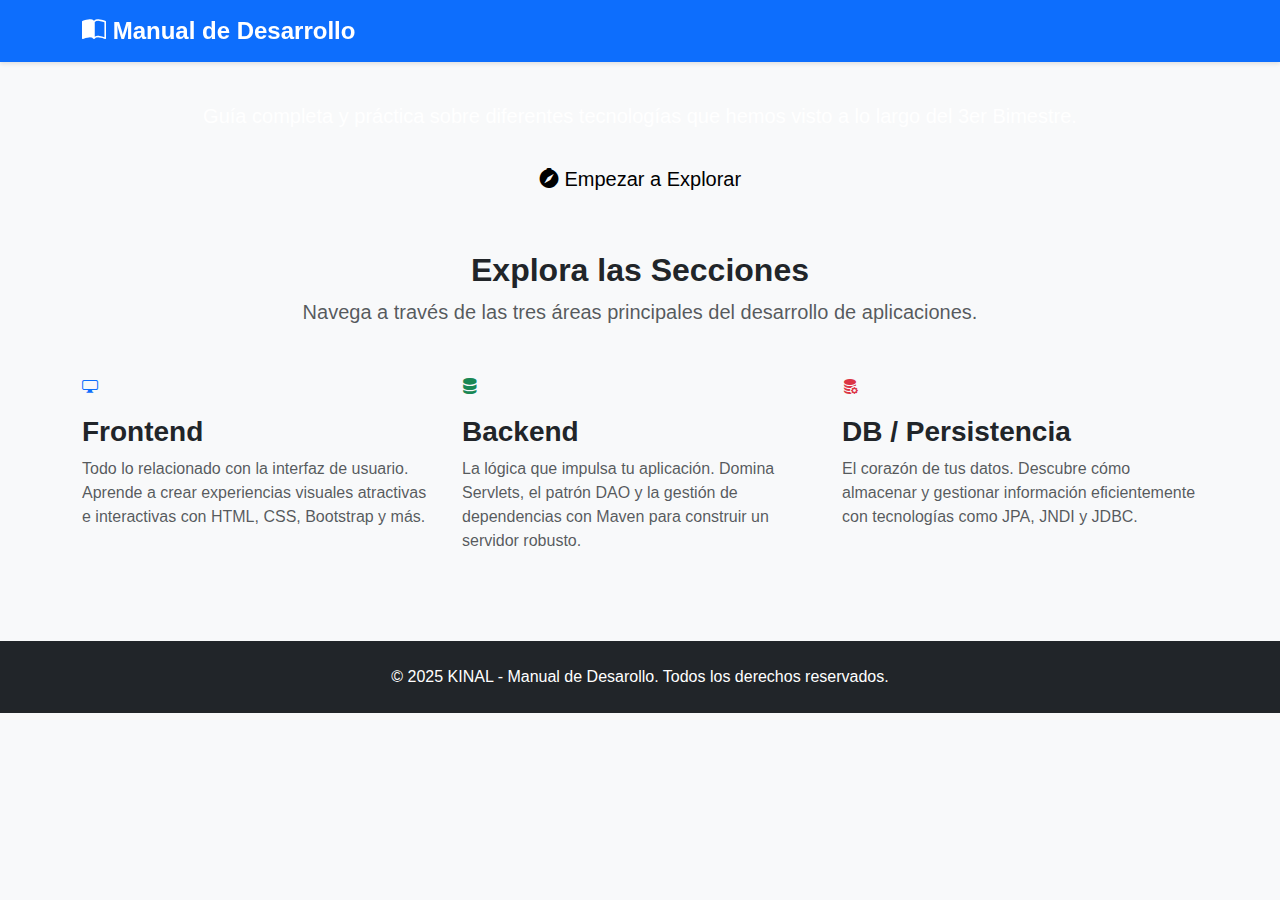
<file: index.html>
<!DOCTYPE html>
<html lang="es">
<head>
    <meta charset="UTF-8">
    <meta name="viewport" content="width=device-width, initial-scale=1.0">
    <title>Manual de Desarrollo Web</title>
    <link rel="icon" href="imagenes/logo.webp" type="webp">
    <link href="https://cdn.jsdelivr.net/npm/bootstrap@5.3.3/dist/css/bootstrap.min.css" rel="stylesheet">
    <link rel="stylesheet" href="https://cdn.jsdelivr.net/npm/bootstrap-icons@1.11.3/font/bootstrap-icons.min.css">
    <link rel="stylesheet" href="estilos/manual.css">
</head>
<body class="landing-page">

    <nav class="navbar navbar-expand-lg navbar-dark bg-primary fixed-top">
        <div class="container">
            <a class="navbar-brand" href="index.html">
                <i class="bi bi-book-half"></i>
                Manual de Desarrollo
            </a>
        </div>
    </nav>

    <header class="hero-section text-white text-center">
        <div class="container">
            <h1 class="display-3 fw-bold">Guía de uso del 3er Bimestre.</h1>
            <p class="lead my-4">Guía completa y práctica sobre diferentes tecnologías que hemos visto a lo largo del 3er Bimestre.</p>
            <a href="#explorar" class="btn btn-light btn-lg">
                <i class="bi bi-compass-fill"></i>
                Empezar a Explorar
            </a>
        </div>
    </header>

    <main id="explorar" class="container my-5">
        <div class="text-center mb-5">
            <h2 class="fw-bold">Explora las Secciones</h2>
            <p class="lead text-muted">Navega a través de las tres áreas principales del desarrollo de aplicaciones.</p>
        </div>

        <div class="row">
            <div class="col-lg-4 mb-4">
                <div class="category-card h-100">
                    <div class="category-icon text-primary">
                        <i class="bi bi-display"></i>
                    </div>
                    <h3 class="fw-bold mt-3">Frontend</h3>
                    <p class="text-muted">Todo lo relacionado con la interfaz de usuario. Aprende a crear experiencias visuales atractivas e interactivas con HTML, CSS, Bootstrap y más.</p>
                    <a href="paginas/frontend-html.html" class="stretched-link"></a>
                </div>
            </div>

            <div class="col-lg-4 mb-4">
                <div class="category-card h-100">
                    <div class="category-icon text-success">
                        <i class="bi bi-server"></i>
                    </div>
                    <h3 class="fw-bold mt-3">Backend</h3>
                    <p class="text-muted">La lógica que impulsa tu aplicación. Domina Servlets, el patrón DAO y la gestión de dependencias con Maven para construir un servidor robusto.</p>
                    <a href="paginas/backend-maven.html" class="stretched-link"></a>
                </div>
            </div>
            
            <div class="col-lg-4 mb-4">
                <div class="category-card h-100">
                    <div class="category-icon text-danger">
                        <i class="bi bi-database-fill-gear"></i>
                    </div>
                    <h3 class="fw-bold mt-3">DB / Persistencia</h3>
                    <p class="text-muted">El corazón de tus datos. Descubre cómo almacenar y gestionar información eficientemente con tecnologías como JPA, JNDI y JDBC.</p>
                    <a href="paginas/db-jpa.html" class="stretched-link"></a>
                </div>
            </div>
        </div>
    </main>

    <footer class="bg-dark text-white text-center p-4">
        <div class="container">
            <p class="mb-0">© 2025 KINAL - Manual de Desarollo. Todos los derechos reservados.</p>
        </div>
    </footer>

    <script src="https://cdn.jsdelivr.net/npm/bootstrap@5.3.3/dist/js/bootstrap.bundle.min.js"></script>
</body>
</html>
</file>
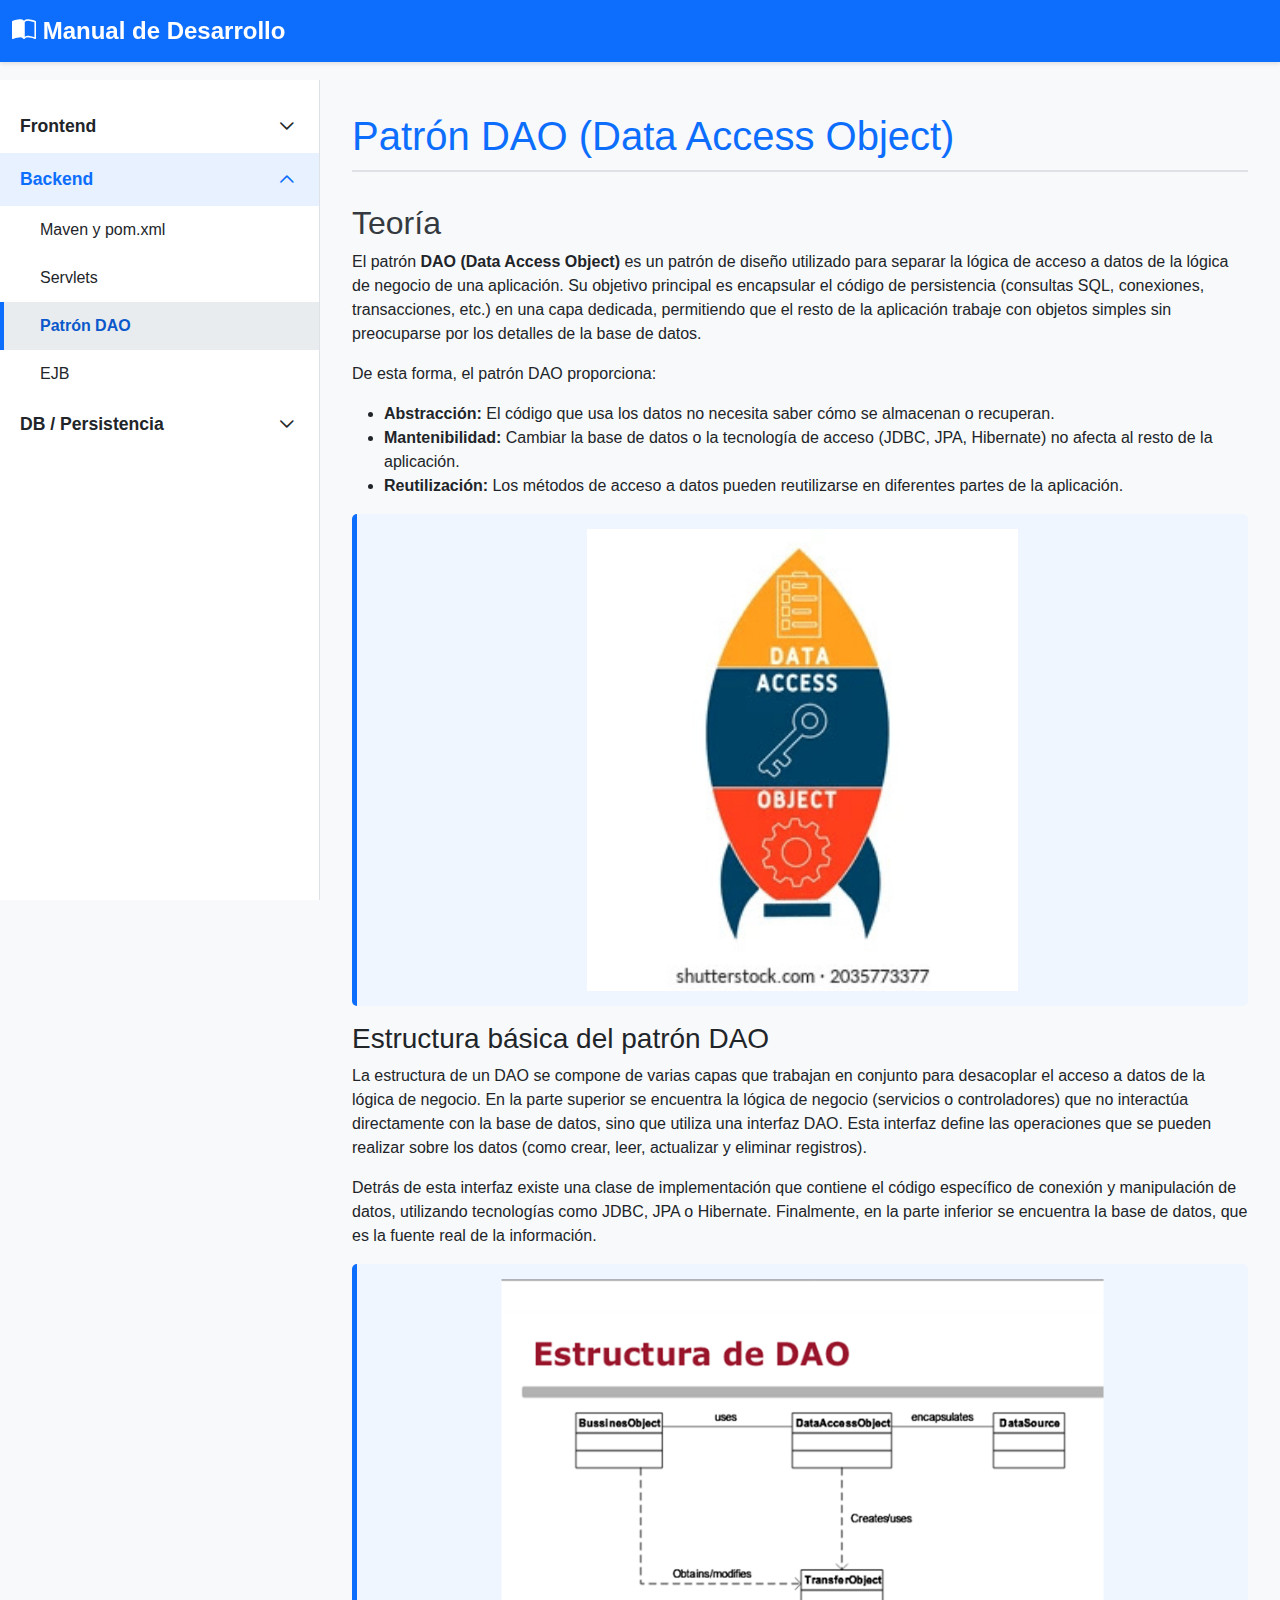
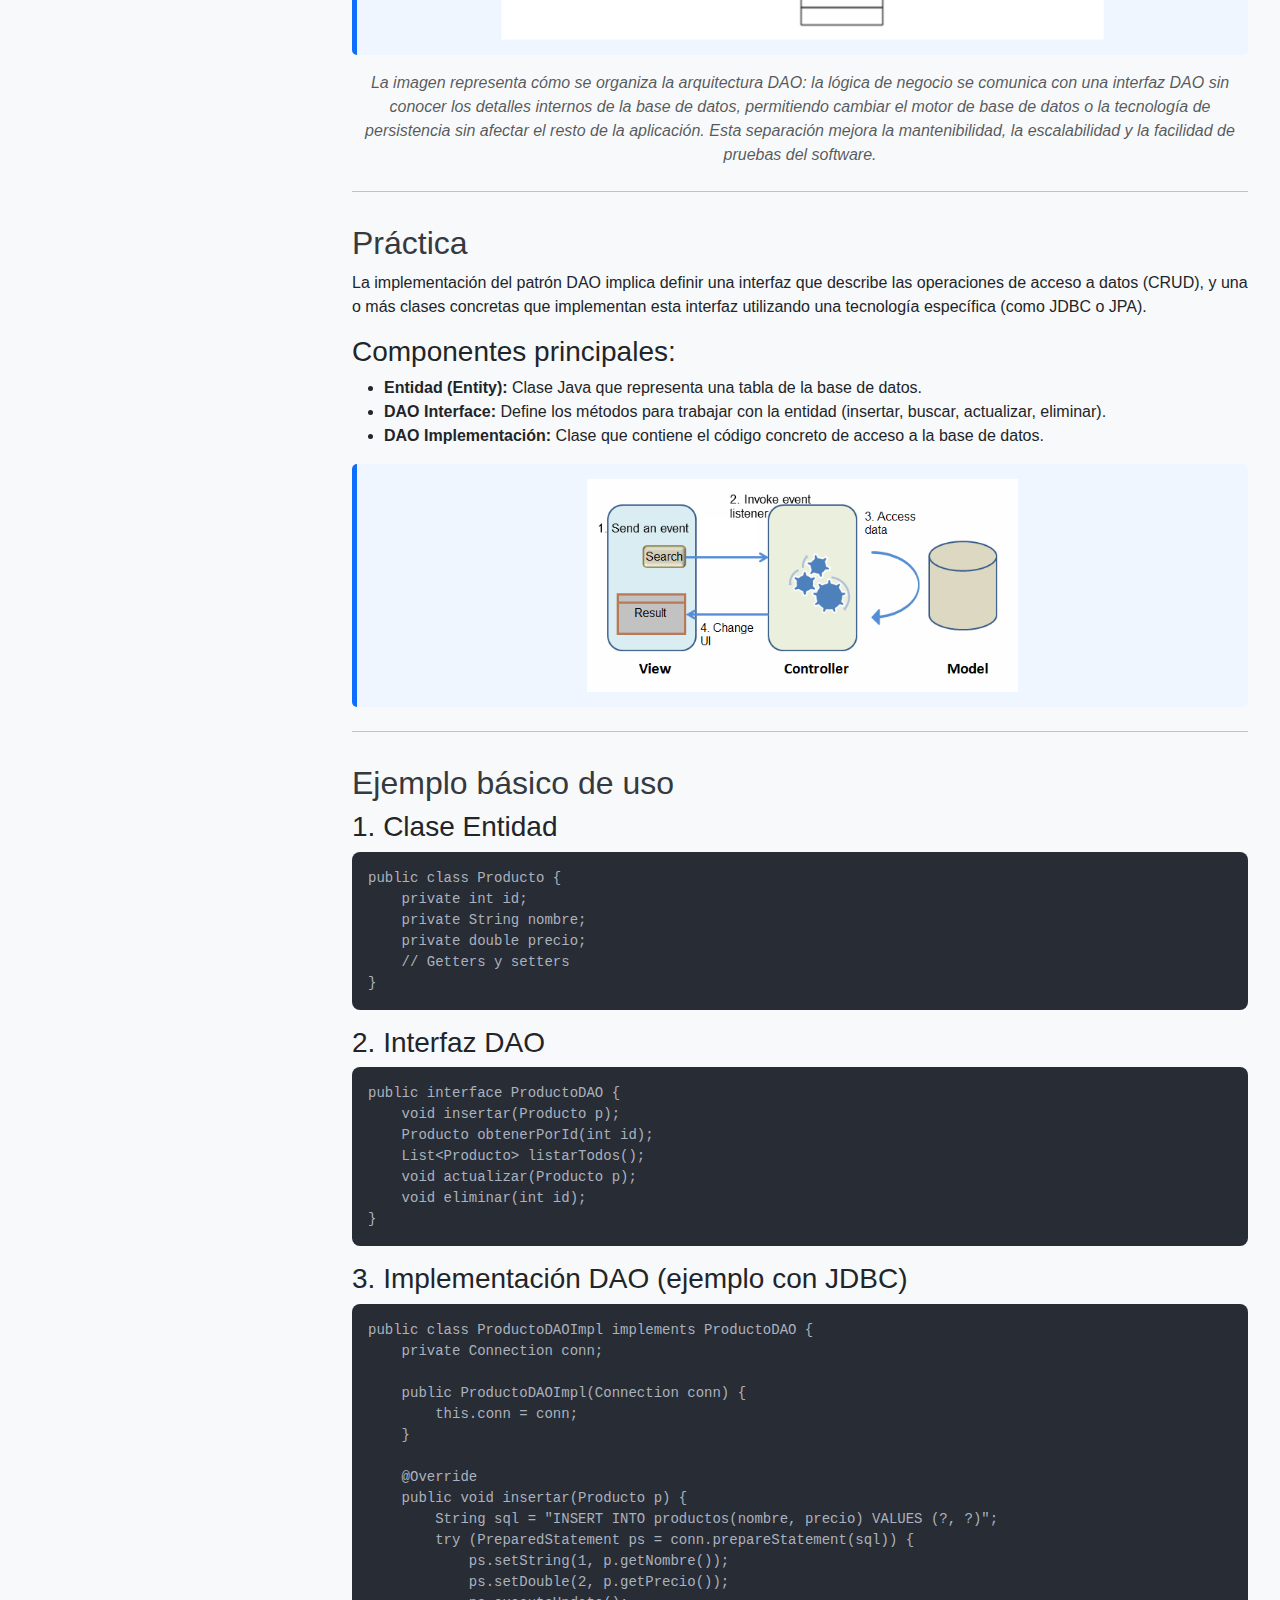
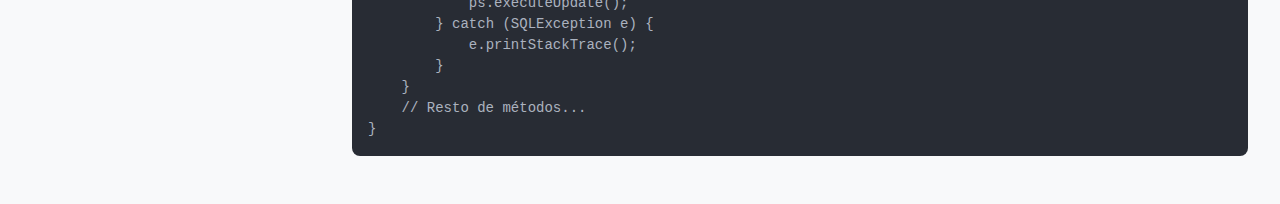
<file: paginas/backend-dao.html>
<!DOCTYPE html>
<html lang="es">

<head>
    <meta charset="UTF-8">
    <meta name="viewport" content="width=device-width, initial-scale=1.0">
    <title>Manual - Backend - DAO</title>
    <link rel="icon" href="../imagenes/logo.webp" type="webp">
    <link href="https://cdn.jsdelivr.net/npm/bootstrap@5.3.3/dist/css/bootstrap.min.css" rel="stylesheet">
    <link rel="stylesheet" href="https://cdn.jsdelivr.net/npm/bootstrap-icons@1.11.3/font/bootstrap-icons.min.css">
    <link rel="stylesheet" href="../estilos/manual.css">
</head>

<body>
    <nav class="navbar navbar-expand-lg navbar-dark bg-primary fixed-top">
        <div class="container-fluid">
            <a class="navbar-brand" href="../index.html">
                <i class="bi bi-book-half"></i>
                 Manual de Desarrollo
            </a>
        </div>
    </nav>
    
    <div class="page-wrapper container-fluid">
        <div class="row">
            <aside class="col-md-3 sidenav">
                <div class="accordion accordion-flush sidebar-accordion" id="sidebarAccordion">
                    <div class="accordion-item">
                        <h2 class="accordion-header" id="headingFrontend">
                            <button class="accordion-button collapsed" type="button" data-bs-toggle="collapse"
                                data-bs-target="#collapseFrontend" aria-expanded="false"
                                aria-controls="collapseFrontend">Frontend</button>
                        </h2>
                        <div id="collapseFrontend" class="accordion-collapse collapse" aria-labelledby="headingFrontend"
                            data-bs-parent="#sidebarAccordion">
                            <div class="accordion-body">
                                <a href="frontend-html.html">HTML</a>
                                <a href="frontend-css.html">CSS</a>
                                <a href="frontend-bootstrap.html">Bootstrap</a>
                                <a href="frontend-jsp.html">JSP</a>
                                <a href="frontend-jsf.html">JSF</a>
                            </div>
                        </div>
                    </div>
                    <div class="accordion-item">
                        <h2 class="accordion-header" id="headingBackend">
                            <button class="accordion-button" type="button" data-bs-toggle="collapse"
                                data-bs-target="#collapseBackend" aria-expanded="true"
                                aria-controls="collapseBackend">Backend</button>
                        </h2>
                        <div id="collapseBackend" class="accordion-collapse collapse show"
                            aria-labelledby="headingBackend" data-bs-parent="#sidebarAccordion">
                            <div class="accordion-body">
                                <a href="backend-maven.html">Maven y pom.xml</a>
                                <a href="backend-servlet.html">Servlets</a>
                                <a href="backend-dao.html" class="active">Patrón DAO</a>
                                <a href="backend-ejb.html">EJB</a>
                            </div>
                        </div>
                    </div>
                    <div class="accordion-item">
                        <h2 class="accordion-header" id="headingDb">
                            <button class="accordion-button collapsed" type="button" data-bs-toggle="collapse"
                                data-bs-target="#collapseDb" aria-expanded="false" aria-controls="collapseDb">DB /
                                Persistencia</button>
                        </h2>
                        <div id="collapseDb" class="accordion-collapse collapse" aria-labelledby="headingDb"
                            data-bs-parent="#sidebarAccordion">
                            <div class="accordion-body">
                                <a href="db-jpa.html">JPA</a>
                                <a href="db-persistence.html">persistence.xml</a>
                                <a href="db-jndi-jdbc.html">JNDI / JDBC</a>
                                <a href="db-hibernate.html">Hibernate / ORM</a>
                            </div>
                        </div>
                    </div>
                </div>
            </aside>
            <main class="col-md-9 content">
                <h1>Patrón DAO (Data Access Object)</h1>
                <div class="mb-4">
                    <h2>Teoría</h2>
                    <p>El patrón <strong>DAO (Data Access Object)</strong> es un patrón de diseño utilizado para
                        separar la lógica de acceso a datos de la lógica de negocio de una aplicación.
                        Su objetivo principal es encapsular el código de persistencia (consultas SQL,
                        conexiones, transacciones, etc.) en una capa dedicada, permitiendo que el resto
                        de la aplicación trabaje con objetos simples sin preocuparse por los detalles de
                        la base de datos.</p>
                    <p>De esta forma, el patrón DAO proporciona:</p>
                    <ul>
                        <li><strong>Abstracción:</strong> El código que usa los datos no necesita saber cómo se
                            almacenan o recuperan.</li>
                        <li><strong>Mantenibilidad:</strong> Cambiar la base de datos o la tecnología de acceso
                            (JDBC, JPA, Hibernate) no afecta al resto de la aplicación.</li>
                        <li><strong>Reutilización:</strong> Los métodos de acceso a datos pueden reutilizarse
                            en diferentes partes de la aplicación.</li>
                    </ul>
                    <div class="placeholder-box my-3">
                        <img src="../imagenes/Backend/dao-data-access-object-acronym-260nw-2035773377.png"
                            class="img-fluid mx-auto d-block" alt="Diagrama de arquitectura DAO" style="width: 50%;">
                    </div>
                    <h3>Estructura básica del patrón DAO</h3>
                    <p>La estructura de un DAO se compone de varias capas que trabajan en conjunto para desacoplar
                        el acceso a datos de la lógica de negocio. En la parte superior se encuentra la lógica de
                        negocio
                        (servicios o controladores) que no interactúa directamente con la base de datos, sino que
                        utiliza
                        una interfaz DAO. Esta interfaz define las operaciones que se pueden realizar sobre los datos
                        (como crear, leer, actualizar y eliminar registros).</p>
                    <p>Detrás de esta interfaz existe una clase de implementación que contiene el código específico de
                        conexión y manipulación de datos, utilizando tecnologías como JDBC, JPA o Hibernate. Finalmente,
                        en la parte inferior se encuentra la base de datos, que es la fuente real de la información.</p>
                    <div class="placeholder-box my-3">
                        <img src="../imagenes/Backend/Imagen1.png" class="img-fluid mx-auto d-block"
                            alt="Estructura del patrón DAO" style="width: 70%;">
                    </div>
                    <p class="text-muted text-center">
                        <em>La imagen representa cómo se organiza la arquitectura DAO: la lógica de negocio se comunica
                            con una
                            interfaz DAO sin conocer los detalles internos de la base de datos, permitiendo cambiar el
                            motor
                            de base de datos o la tecnología de persistencia sin afectar el resto de la aplicación.
                            Esta separación mejora la mantenibilidad, la escalabilidad y la facilidad de pruebas del
                            software.</em>
                    </p>
                </div>

                <hr>

                <div class="mb-4">
                    <h2>Práctica</h2>
                    <p>La implementación del patrón DAO implica definir una interfaz que describe las operaciones
                        de acceso a datos (CRUD), y una o más clases concretas que implementan esta interfaz utilizando
                        una tecnología específica (como JDBC o JPA).</p>

                    <h3>Componentes principales:</h3>
                    <ul>
                        <li><strong>Entidad (Entity):</strong> Clase Java que representa una tabla de la base de datos.
                        </li>
                        <li><strong>DAO Interface:</strong> Define los métodos para trabajar con la entidad
                            (insertar, buscar, actualizar, eliminar).</li>
                        <li><strong>DAO Implementación:</strong> Clase que contiene el código concreto de acceso
                            a la base de datos.</li>
                    </ul>

                    <div class="placeholder-box my-3">
                        <img src="../imagenes/Backend/mvc.png" class="img-fluid mx-auto d-block"
                            alt="Estructura del patrón DAO" style="width: 50%;">
                    </div>
                </div>

                <hr>

                <div>
                    <h2>Ejemplo básico de uso</h2>
                    <h3>1. Clase Entidad</h3>
                    <pre class="code-block"><code>public class Producto {
    private int id;
    private String nombre;
    private double precio;
    // Getters y setters
}</code></pre>

                    <h3>2. Interfaz DAO</h3>
                    <pre class="code-block"><code>public interface ProductoDAO {
    void insertar(Producto p);
    Producto obtenerPorId(int id);
    List&lt;Producto&gt; listarTodos();
    void actualizar(Producto p);
    void eliminar(int id);
}</code></pre>

                    <h3>3. Implementación DAO (ejemplo con JDBC)</h3>
                    <pre class="code-block"><code>public class ProductoDAOImpl implements ProductoDAO {
    private Connection conn;

    public ProductoDAOImpl(Connection conn) {
        this.conn = conn;
    }

    @Override
    public void insertar(Producto p) {
        String sql = "INSERT INTO productos(nombre, precio) VALUES (?, ?)";
        try (PreparedStatement ps = conn.prepareStatement(sql)) {
            ps.setString(1, p.getNombre());
            ps.setDouble(2, p.getPrecio());
            ps.executeUpdate();
        } catch (SQLException e) {
            e.printStackTrace();
        }
    }
    // Resto de métodos...
}</code></pre>
                </div>
            </main>
        </div>
    </div>
    <script src="https://cdn.jsdelivr.net/npm/bootstrap@5.3.3/dist/js/bootstrap.bundle.min.js"></script>
</body>

</html>
</file>
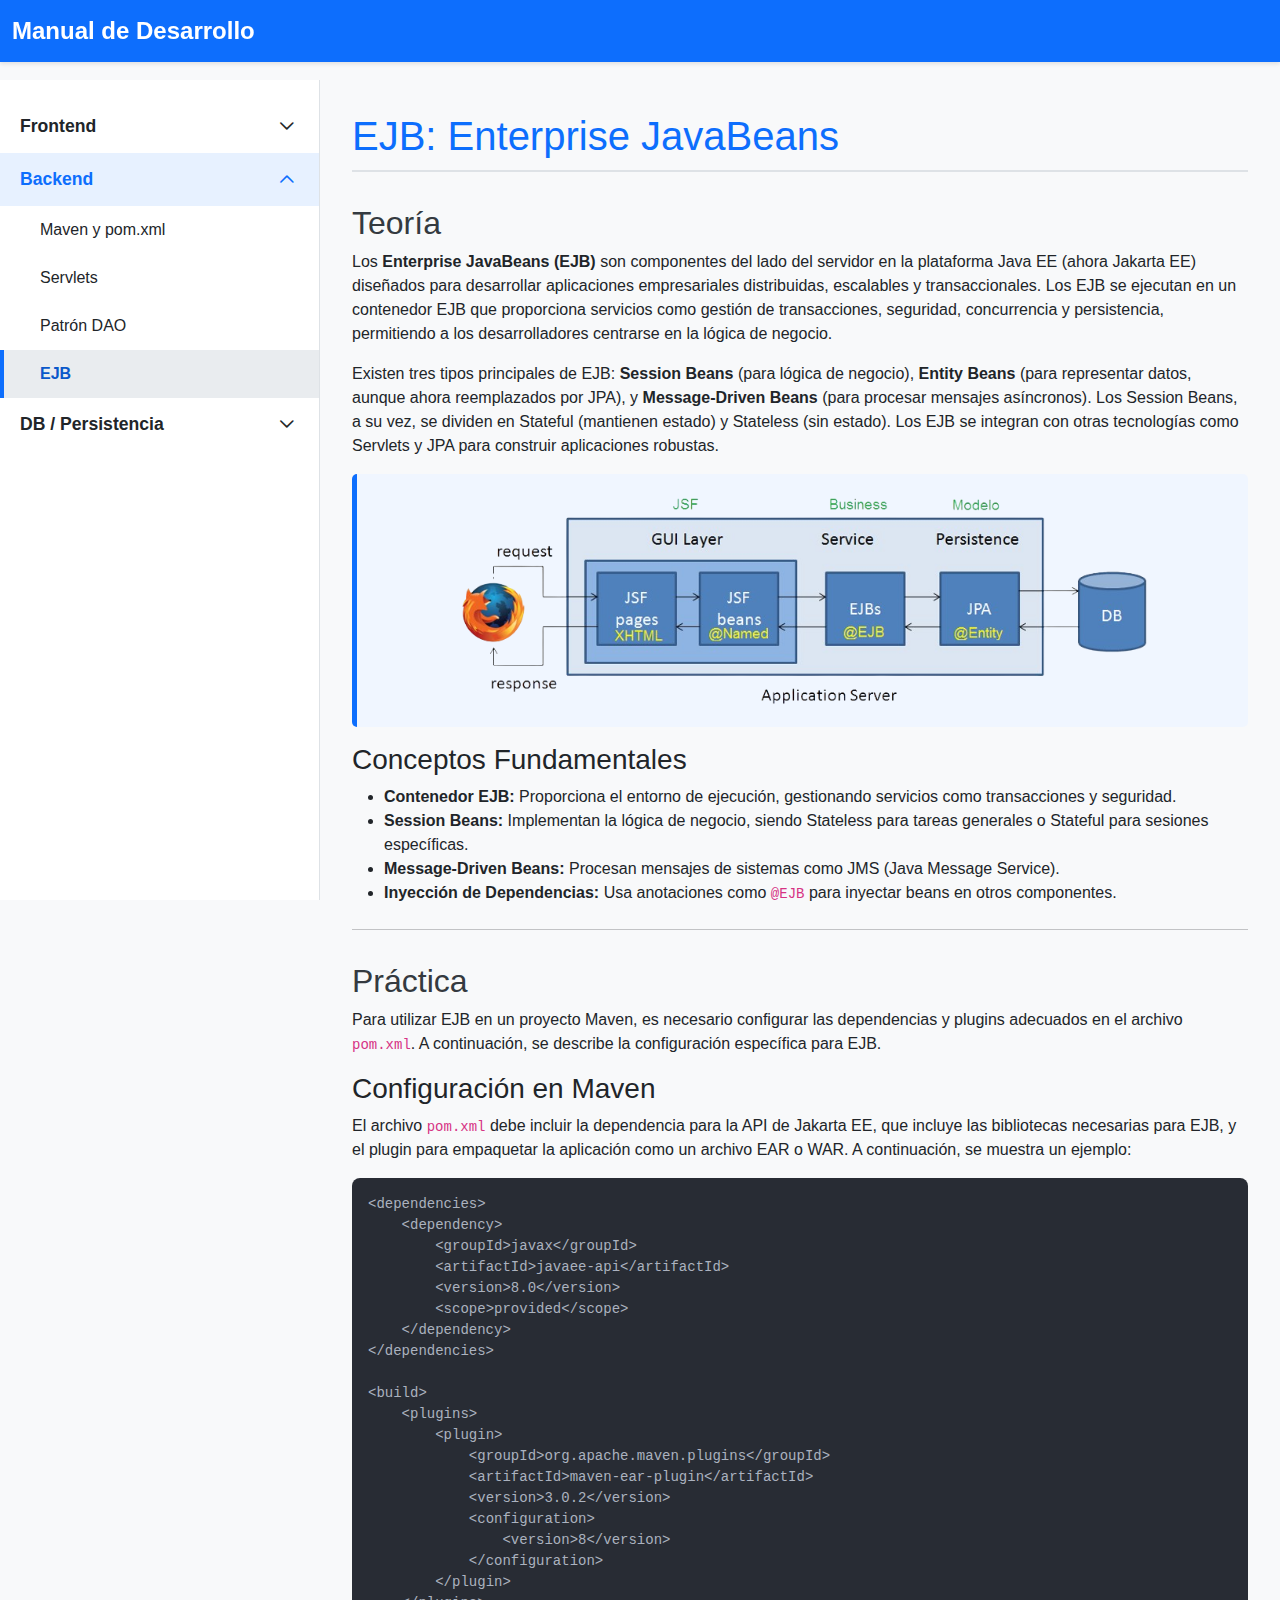
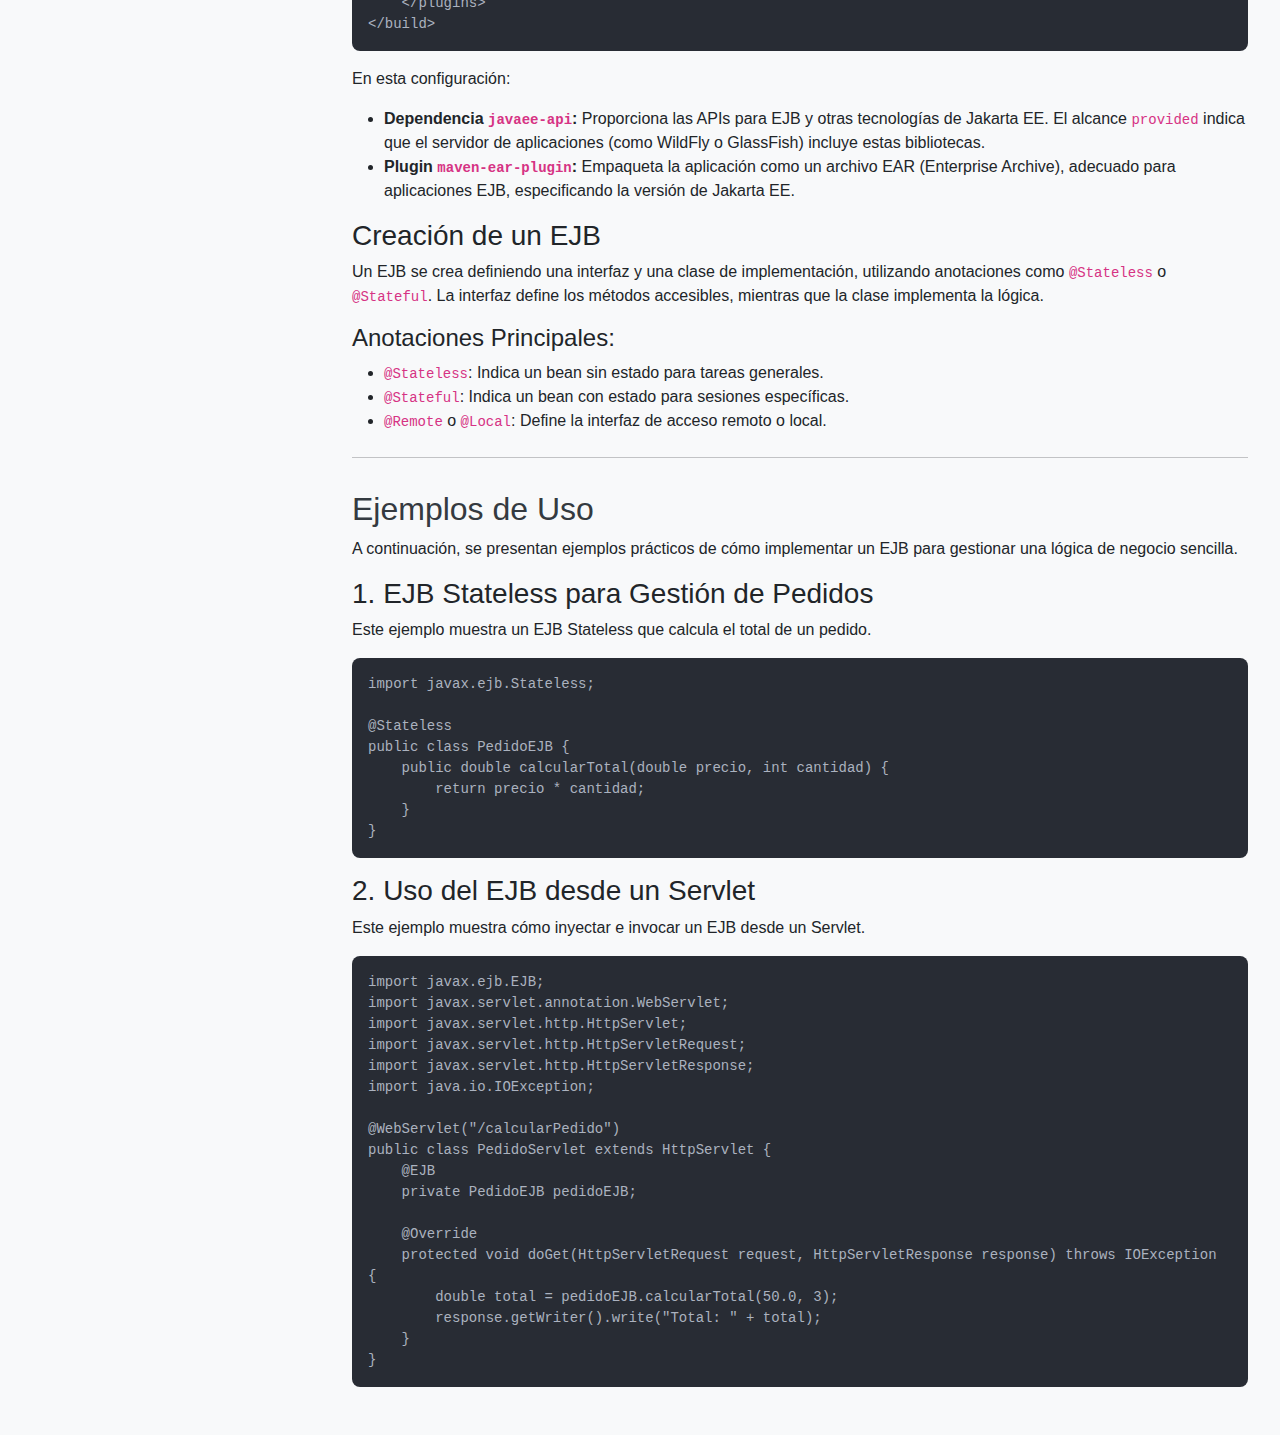
<file: paginas/backend-ejb.html>
<!DOCTYPE html>
<html lang="es">
<head>
    <meta charset="UTF-8">
    <meta name="viewport" content="width=device-width, initial-scale=1.0">
    <title>Manual - Backend - EJB</title>
    <link href="https://cdn.jsdelivr.net/npm/bootstrap@5.3.3/dist/css/bootstrap.min.css" rel="stylesheet">
    <link rel="stylesheet" href="https://cdn.jsdelivr.net/npm/bootstrap-icons@1.11.3/font/bootstrap-icons.min.css">
    <link rel="stylesheet" href="../estilos/manual.css">
</head>
<body>
    <nav class="navbar navbar-expand-lg navbar-dark bg-primary fixed-top">
        <div class="container-fluid">
            <a class="navbar-brand" href="../index.html">Manual de Desarrollo</a>
        </div>
    </nav>
    <div class="page-wrapper container-fluid">
        <div class="row">
            <aside class="col-md-3 sidenav">
                <div class="accordion accordion-flush sidebar-accordion" id="sidebarAccordion">
                    <div class="accordion-item">
                        <h2 class="accordion-header" id="headingFrontend">
                            <button class="accordion-button collapsed" type="button" data-bs-toggle="collapse" data-bs-target="#collapseFrontend" aria-expanded="false" aria-controls="collapseFrontend">Frontend</button>
                        </h2>
                        <div id="collapseFrontend" class="accordion-collapse collapse" aria-labelledby="headingFrontend" data-bs-parent="#sidebarAccordion">
                            <div class="accordion-body">
                                <a href="frontend-html.html">HTML</a>
                                <a href="frontend-css.html">CSS</a>
                                <a href="frontend-bootstrap.html">Bootstrap</a>
                                <a href="frontend-jsp.html">JSP</a>
                                <a href="frontend-jsf.html">JSF</a>
                            </div>
                        </div>
                    </div>
                    <div class="accordion-item">
                        <h2 class="accordion-header" id="headingBackend">
                            <button class="accordion-button" type="button" data-bs-toggle="collapse" data-bs-target="#collapseBackend" aria-expanded="true" aria-controls="collapseBackend">Backend</button>
                        </h2>
                        <div id="collapseBackend" class="accordion-collapse collapse show" aria-labelledby="headingBackend" data-bs-parent="#sidebarAccordion">
                            <div class="accordion-body">
                                <a href="backend-maven.html">Maven y pom.xml</a>
                                <a href="backend-servlet.html">Servlets</a>
                                <a href="backend-dao.html">Patrón DAO</a>
                                <a href="backend-ejb.html" class="active">EJB</a>
                            </div>
                        </div>
                    </div>
                    <div class="accordion-item">
                        <h2 class="accordion-header" id="headingDb">
                            <button class="accordion-button collapsed" type="button" data-bs-toggle="collapse" data-bs-target="#collapseDb" aria-expanded="false" aria-controls="collapseDb">DB / Persistencia</button>
                        </h2>
                        <div id="collapseDb" class="accordion-collapse collapse" aria-labelledby="headingDb" data-bs-parent="#sidebarAccordion">
                            <div class="accordion-body">
                                <a href="db-jpa.html">JPA</a>
                                <a href="db-persistence.html">persistence.xml</a>
                                <a href="db-jndi-jdbc.html">JNDI / JDBC</a>
                                <a href="db-hibernate.html">Hibernate / ORM</a>
                            </div>
                        </div>
                    </div>
                </div>
            </aside>
            <main class="col-md-9 content">
                <h1>EJB: Enterprise JavaBeans</h1>
                <div class="mb-4">
                    <h2>Teoría</h2>
                    <p>Los <strong>Enterprise JavaBeans (EJB)</strong> son componentes del lado del servidor en la plataforma Java EE (ahora Jakarta EE) diseñados para desarrollar aplicaciones empresariales distribuidas, escalables y transaccionales. Los EJB se ejecutan en un contenedor EJB que proporciona servicios como gestión de transacciones, seguridad, concurrencia y persistencia, permitiendo a los desarrolladores centrarse en la lógica de negocio.</p>
                    <p>Existen tres tipos principales de EJB: <strong>Session Beans</strong> (para lógica de negocio), <strong>Entity Beans</strong> (para representar datos, aunque ahora reemplazados por JPA), y <strong>Message-Driven Beans</strong> (para procesar mensajes asíncronos). Los Session Beans, a su vez, se dividen en Stateful (mantienen estado) y Stateless (sin estado). Los EJB se integran con otras tecnologías como Servlets y JPA para construir aplicaciones robustas.</p>
                    <div class="placeholder-box my-3">
                        <img src="../imagenes/Backend/EJBDiagrama.png" class="img-fluid mx-auto d-block" alt="Diagrama de la arquitectura de EJB" style="width: 80%;">
                    </div>
                    <h3>Conceptos Fundamentales</h3>
                    <ul>
                        <li><strong>Contenedor EJB:</strong> Proporciona el entorno de ejecución, gestionando servicios como transacciones y seguridad.</li>
                        <li><strong>Session Beans:</strong> Implementan la lógica de negocio, siendo Stateless para tareas generales o Stateful para sesiones específicas.</li>
                        <li><strong>Message-Driven Beans:</strong> Procesan mensajes de sistemas como JMS (Java Message Service).</li>
                        <li><strong>Inyección de Dependencias:</strong> Usa anotaciones como <code>@EJB</code> para inyectar beans en otros componentes.</li>
                    </ul>
                </div>

                <hr>

                <div class="mb-4">
                    <h2>Práctica</h2>
                    <p>Para utilizar EJB en un proyecto Maven, es necesario configurar las dependencias y plugins adecuados en el archivo <code>pom.xml</code>. A continuación, se describe la configuración específica para EJB.</p>
                    <h3>Configuración en Maven</h3>
                    <p>El archivo <code>pom.xml</code> debe incluir la dependencia para la API de Jakarta EE, que incluye las bibliotecas necesarias para EJB, y el plugin para empaquetar la aplicación como un archivo EAR o WAR. A continuación, se muestra un ejemplo:</p>
                    <pre class="code-block"><code>&lt;dependencies&gt;
    &lt;dependency&gt;
        &lt;groupId&gt;javax&lt;/groupId&gt;
        &lt;artifactId&gt;javaee-api&lt;/artifactId&gt;
        &lt;version&gt;8.0&lt;/version&gt;
        &lt;scope&gt;provided&lt;/scope&gt;
    &lt;/dependency&gt;
&lt;/dependencies&gt;

&lt;build&gt;
    &lt;plugins&gt;
        &lt;plugin&gt;
            &lt;groupId&gt;org.apache.maven.plugins&lt;/groupId&gt;
            &lt;artifactId&gt;maven-ear-plugin&lt;/artifactId&gt;
            &lt;version&gt;3.0.2&lt;/version&gt;
            &lt;configuration&gt;
                &lt;version&gt;8&lt;/version&gt;
            &lt;/configuration&gt;
        &lt;/plugin&gt;
    &lt;/plugins&gt;
&lt;/build&gt;</code></pre>
                    <p>En esta configuración:</p>
                    <ul>
                        <li><strong>Dependencia <code>javaee-api</code>:</strong> Proporciona las APIs para EJB y otras tecnologías de Jakarta EE. El alcance <code>provided</code> indica que el servidor de aplicaciones (como WildFly o GlassFish) incluye estas bibliotecas.</li>
                        <li><strong>Plugin <code>maven-ear-plugin</code>:</strong> Empaqueta la aplicación como un archivo EAR (Enterprise Archive), adecuado para aplicaciones EJB, especificando la versión de Jakarta EE.</li>
                    </ul>
                    <h3>Creación de un EJB</h3>
                    <p>Un EJB se crea definiendo una interfaz y una clase de implementación, utilizando anotaciones como <code>@Stateless</code> o <code>@Stateful</code>. La interfaz define los métodos accesibles, mientras que la clase implementa la lógica.</p>
                    <h4>Anotaciones Principales:</h4>
                    <ul>
                        <li><code>@Stateless</code>: Indica un bean sin estado para tareas generales.</li>
                        <li><code>@Stateful</code>: Indica un bean con estado para sesiones específicas.</li>
                        <li><code>@Remote</code> o <code>@Local</code>: Define la interfaz de acceso remoto o local.</li>
                    </ul>
                </div>

                <hr>

                <div>
                    <h2>Ejemplos de Uso</h2>
                    <p>A continuación, se presentan ejemplos prácticos de cómo implementar un EJB para gestionar una lógica de negocio sencilla.</p>
                    <h3>1. EJB Stateless para Gestión de Pedidos</h3>
                    <p>Este ejemplo muestra un EJB Stateless que calcula el total de un pedido.</p>
                    <pre class="code-block"><code>import javax.ejb.Stateless;

@Stateless
public class PedidoEJB {
    public double calcularTotal(double precio, int cantidad) {
        return precio * cantidad;
    }
}</code></pre>
                    <h3>2. Uso del EJB desde un Servlet</h3>
                    <p>Este ejemplo muestra cómo inyectar e invocar un EJB desde un Servlet.</p>
                    <pre class="code-block"><code>import javax.ejb.EJB;
import javax.servlet.annotation.WebServlet;
import javax.servlet.http.HttpServlet;
import javax.servlet.http.HttpServletRequest;
import javax.servlet.http.HttpServletResponse;
import java.io.IOException;

@WebServlet("/calcularPedido")
public class PedidoServlet extends HttpServlet {
    @EJB
    private PedidoEJB pedidoEJB;

    @Override
    protected void doGet(HttpServletRequest request, HttpServletResponse response) throws IOException {
        double total = pedidoEJB.calcularTotal(50.0, 3);
        response.getWriter().write("Total: " + total);
    }
}</code></pre>
                </div>
            </main>
        </div>
    </div>
    <script src="https://cdn.jsdelivr.net/npm/bootstrap@5.3.3/dist/js/bootstrap.bundle.min.js"></script>
</body>
</html>
</file>
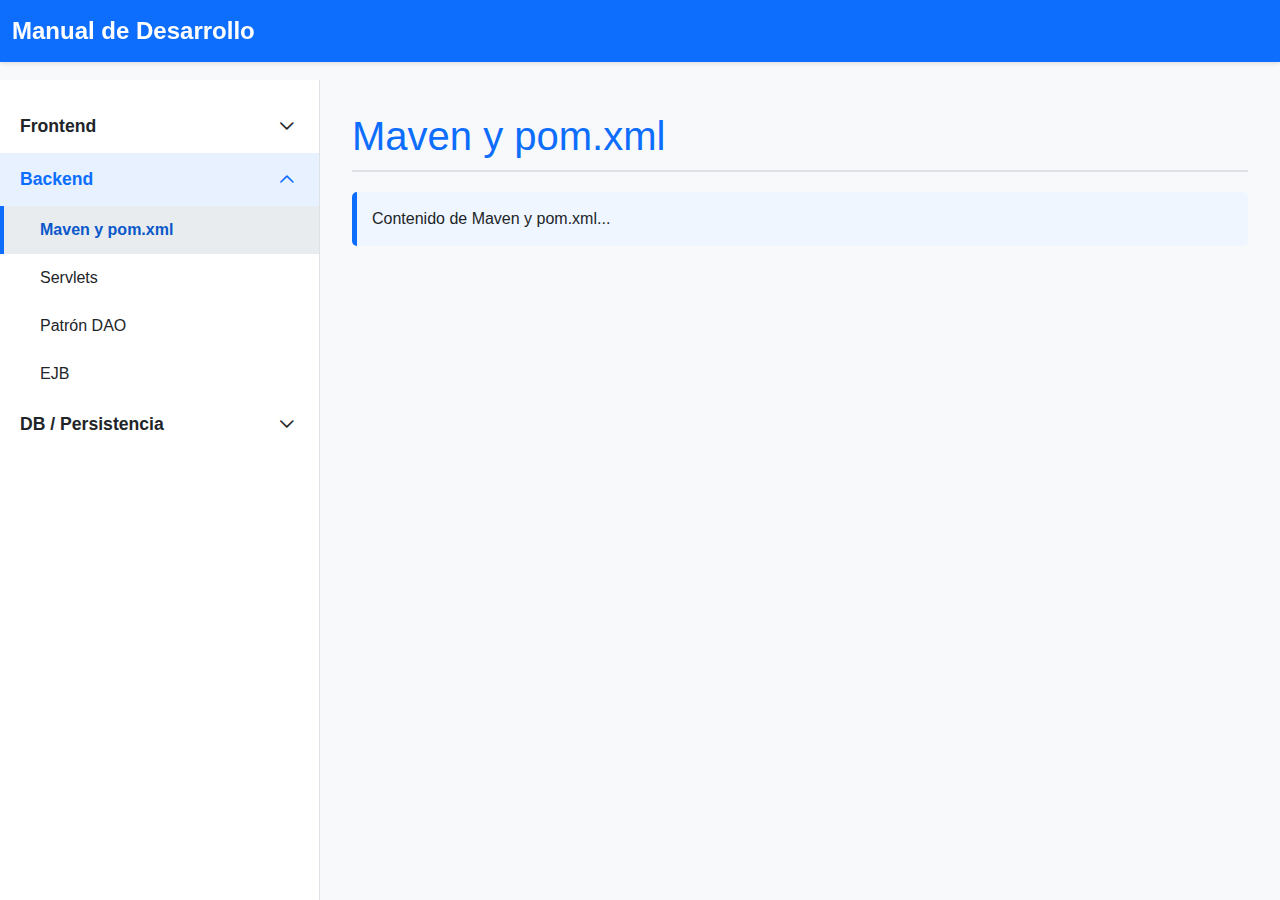
<file: paginas/backend-maven.html>
<!DOCTYPE html>
<html lang="es">
<head>
    <meta charset="UTF-8">
    <meta name="viewport" content="width=device-width, initial-scale=1.0">
    <title>Manual - Backend - Maven</title>
    <link href="https://cdn.jsdelivr.net/npm/bootstrap@5.3.3/dist/css/bootstrap.min.css" rel="stylesheet">
    <link rel="stylesheet" href="https://cdn.jsdelivr.net/npm/bootstrap-icons@1.11.3/font/bootstrap-icons.min.css">
    <link rel="stylesheet" href="../estilos/manual.css">
</head>
<body>
    <nav class="navbar navbar-expand-lg navbar-dark bg-primary fixed-top">
        <div class="container-fluid">
            <a class="navbar-brand" href="../index.html">Manual de Desarrollo</a>
        </div>
    </nav>
    <div class="page-wrapper container-fluid">
        <div class="row">
            <aside class="col-md-3 sidenav">
                <div class="accordion accordion-flush sidebar-accordion" id="sidebarAccordion">
                    <div class="accordion-item">
                        <h2 class="accordion-header" id="headingFrontend">
                            <button class="accordion-button collapsed" type="button" data-bs-toggle="collapse" data-bs-target="#collapseFrontend" aria-expanded="false" aria-controls="collapseFrontend">Frontend</button>
                        </h2>
                        <div id="collapseFrontend" class="accordion-collapse collapse" aria-labelledby="headingFrontend" data-bs-parent="#sidebarAccordion">
                            <div class="accordion-body">
                                <a href="frontend-html.html">HTML</a>
                                <a href="frontend-css.html">CSS</a>
                                <a href="frontend-bootstrap.html">Bootstrap</a>
                                <a href="frontend-jsp.html">JSP</a>
                                <a href="frontend-jsf.html">JSF</a>
                            </div>
                        </div>
                    </div>
                    <div class="accordion-item">
                        <h2 class="accordion-header" id="headingBackend">
                            <button class="accordion-button" type="button" data-bs-toggle="collapse" data-bs-target="#collapseBackend" aria-expanded="true" aria-controls="collapseBackend">Backend</button>
                        </h2>
                        <div id="collapseBackend" class="accordion-collapse collapse show" aria-labelledby="headingBackend" data-bs-parent="#sidebarAccordion">
                            <div class="accordion-body">
                                <a href="backend-maven.html" class="active">Maven y pom.xml</a>
                                <a href="backend-servlet.html">Servlets</a>
                                <a href="backend-dao.html">Patrón DAO</a>
                                <a href="backend-ejb.html">EJB</a>
                            </div>
                        </div>
                    </div>
                    <div class="accordion-item">
                        <h2 class="accordion-header" id="headingDb">
                            <button class="accordion-button collapsed" type="button" data-bs-toggle="collapse" data-bs-target="#collapseDb" aria-expanded="false" aria-controls="collapseDb">DB / Persistencia</button>
                        </h2>
                        <div id="collapseDb" class="accordion-collapse collapse" aria-labelledby="headingDb" data-bs-parent="#sidebarAccordion">
                            <div class="accordion-body">
                                <a href="db-jpa.html">JPA</a>
                                <a href="db-persistence.html">persistence.xml</a>
                                <a href="db-jndi-jdbc.html">JNDI / JDBC</a>
                                <a href="db-hibernate.html">Hibernate / ORM</a>
                            </div>
                        </div>
                    </div>
                </div>
            </aside>
            <main class="col-md-9 content">
                <h1>Maven y pom.xml</h1>
                <div class="placeholder-box">Contenido de Maven y pom.xml...</div>
            </main>
        </div>
    </div>
    <script src="https://cdn.jsdelivr.net/npm/bootstrap@5.3.3/dist/js/bootstrap.bundle.min.js"></script>
</body>
</html>
</file>
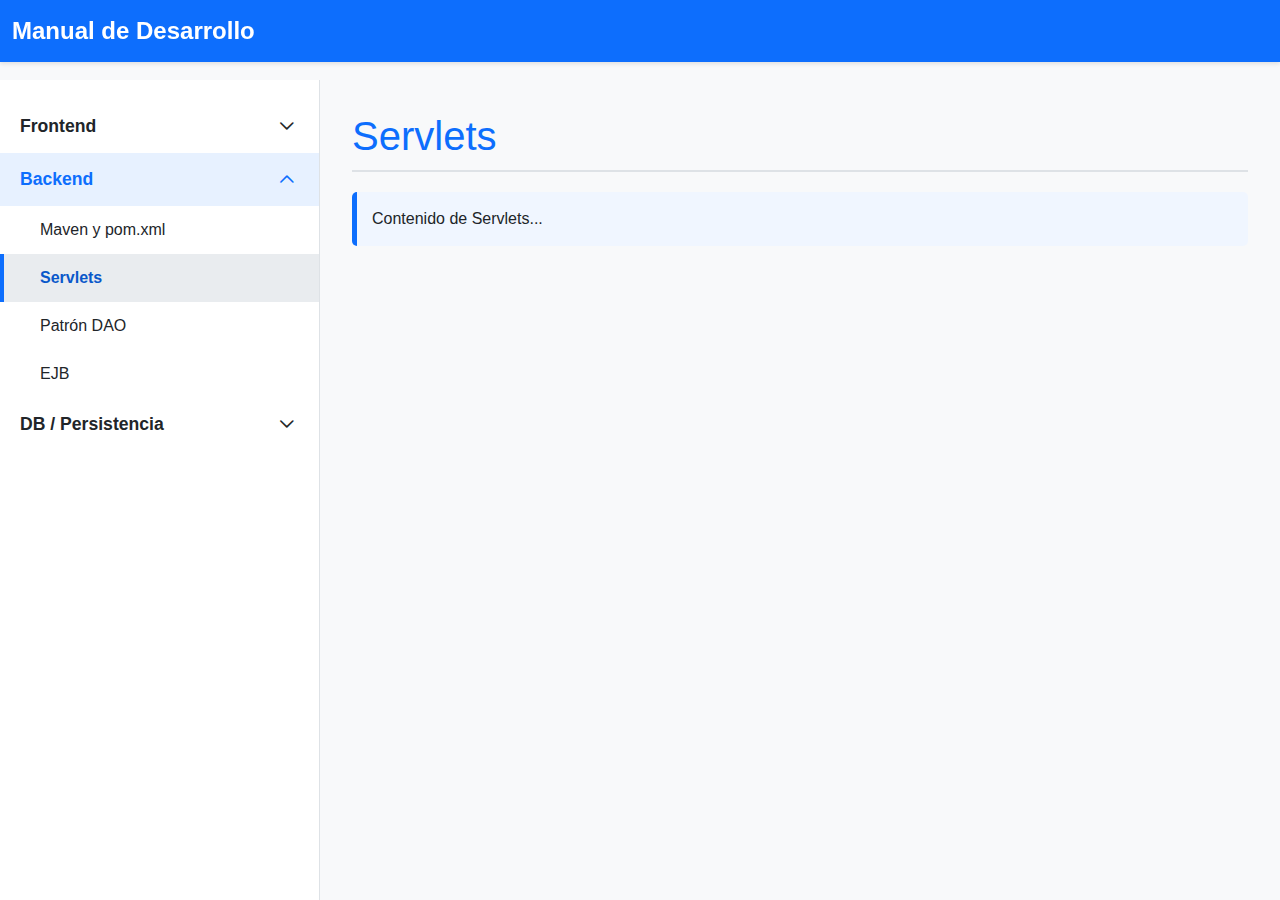
<file: paginas/backend-servlet.html>
<!DOCTYPE html>
<html lang="es">
<head>
    <meta charset="UTF-8">
    <meta name="viewport" content="width=device-width, initial-scale=1.0">
    <title>Manual - Backend - Servlets</title>
    <link href="https://cdn.jsdelivr.net/npm/bootstrap@5.3.3/dist/css/bootstrap.min.css" rel="stylesheet">
    <link rel="stylesheet" href="https://cdn.jsdelivr.net/npm/bootstrap-icons@1.11.3/font/bootstrap-icons.min.css">
    <link rel="stylesheet" href="../estilos/manual.css">
</head>
<body>
    <nav class="navbar navbar-expand-lg navbar-dark bg-primary fixed-top">
        <div class="container-fluid">
            <a class="navbar-brand" href="../index.html">Manual de Desarrollo</a>
        </div>
    </nav>
    <div class="page-wrapper container-fluid">
        <div class="row">
            <aside class="col-md-3 sidenav">
                <div class="accordion accordion-flush sidebar-accordion" id="sidebarAccordion">
                    <div class="accordion-item">
                        <h2 class="accordion-header" id="headingFrontend">
                            <button class="accordion-button collapsed" type="button" data-bs-toggle="collapse" data-bs-target="#collapseFrontend" aria-expanded="false" aria-controls="collapseFrontend">Frontend</button>
                        </h2>
                        <div id="collapseFrontend" class="accordion-collapse collapse" aria-labelledby="headingFrontend" data-bs-parent="#sidebarAccordion">
                            <div class="accordion-body">
                                <a href="frontend-html.html">HTML</a>
                                <a href="frontend-css.html">CSS</a>
                                <a href="frontend-bootstrap.html">Bootstrap</a>
                                <a href="frontend-jsp.html">JSP</a>
                                <a href="frontend-jsf.html">JSF</a>
                            </div>
                        </div>
                    </div>
                    <div class="accordion-item">
                        <h2 class="accordion-header" id="headingBackend">
                            <button class="accordion-button" type="button" data-bs-toggle="collapse" data-bs-target="#collapseBackend" aria-expanded="true" aria-controls="collapseBackend">Backend</button>
                        </h2>
                        <div id="collapseBackend" class="accordion-collapse collapse show" aria-labelledby="headingBackend" data-bs-parent="#sidebarAccordion">
                            <div class="accordion-body">
                                <a href="backend-maven.html">Maven y pom.xml</a>
                                <a href="backend-servlet.html" class="active">Servlets</a>
                                <a href="backend-dao.html">Patrón DAO</a>
                                <a href="backend-ejb.html">EJB</a>
                            </div>
                        </div>
                    </div>
                    <div class="accordion-item">
                        <h2 class="accordion-header" id="headingDb">
                            <button class="accordion-button collapsed" type="button" data-bs-toggle="collapse" data-bs-target="#collapseDb" aria-expanded="false" aria-controls="collapseDb">DB / Persistencia</button>
                        </h2>
                        <div id="collapseDb" class="accordion-collapse collapse" aria-labelledby="headingDb" data-bs-parent="#sidebarAccordion">
                            <div class="accordion-body">
                                <a href="db-jpa.html">JPA</a>
                                <a href="db-persistence.html">persistence.xml</a>
                                <a href="db-jndi-jdbc.html">JNDI / JDBC</a>
                                <a href="db-hibernate.html">Hibernate / ORM</a>
                            </div>
                        </div>
                    </div>
                </div>
            </aside>
            <main class="col-md-9 content">
                <h1>Servlets</h1>
                <div class="placeholder-box">Contenido de Servlets...</div>
            </main>
        </div>
    </div>
    <script src="https://cdn.jsdelivr.net/npm/bootstrap@5.3.3/dist/js/bootstrap.bundle.min.js"></script>
</body>
</html>
</file>
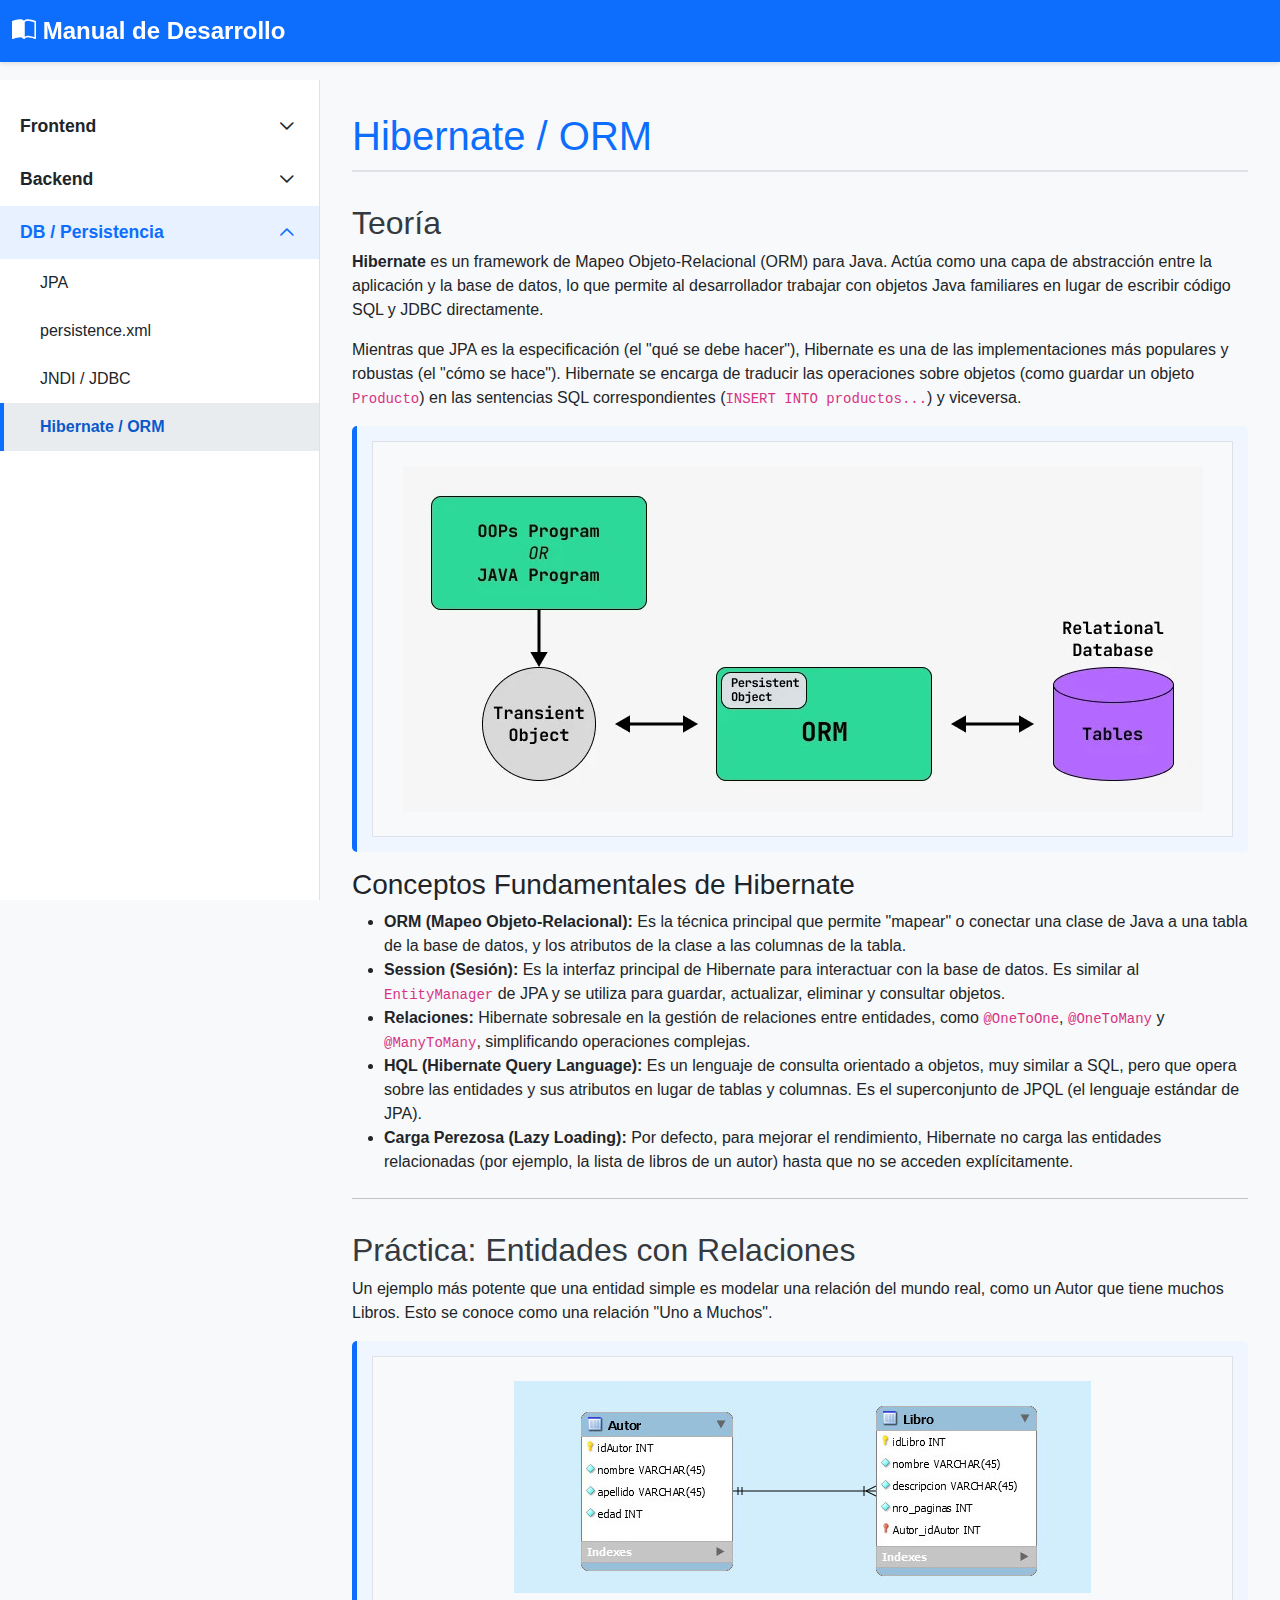
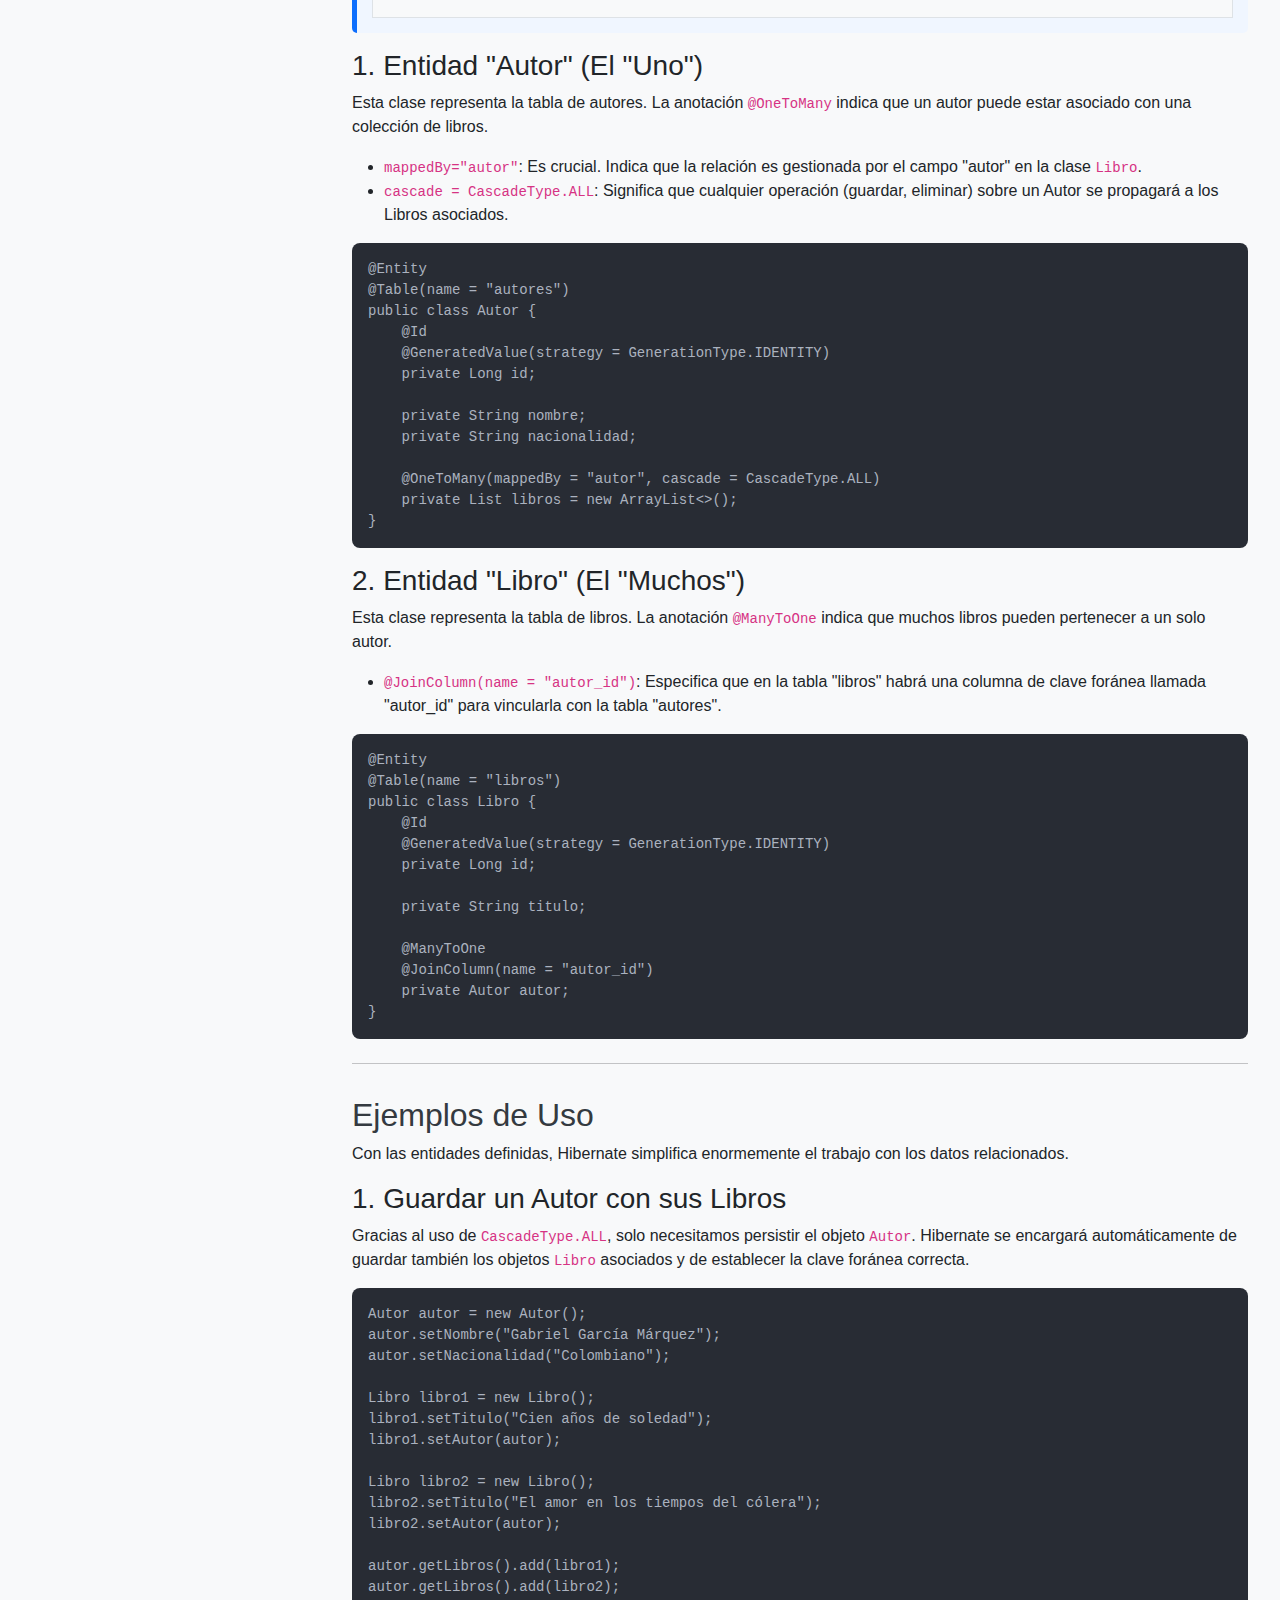
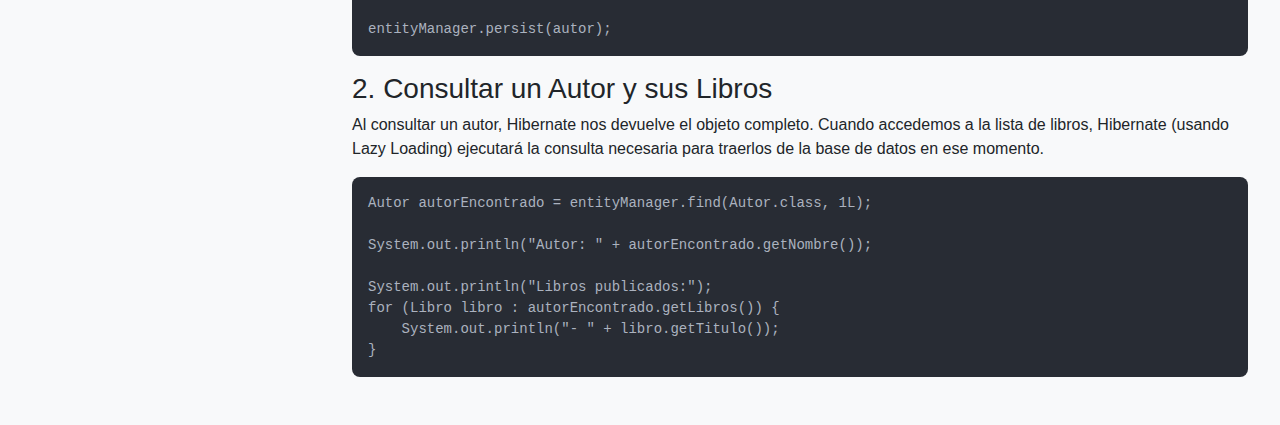
<file: paginas/db-hibernate.html>
<!DOCTYPE html>
<html lang="es">
<head>
    <meta charset="UTF-8">
    <meta name="viewport" content="width=device-width, initial-scale=1.0">
    <title>Manual - DB - Hibernate / ORM</title>
    <link href="https://cdn.jsdelivr.net/npm/bootstrap@5.3.3/dist/css/bootstrap.min.css" rel="stylesheet">
    <link rel="stylesheet" href="https://cdn.jsdelivr.net/npm/bootstrap-icons@1.11.3/font/bootstrap-icons.min.css">
    <link rel="stylesheet" href="../estilos/manual.css">
</head>
<body>
    <nav class="navbar navbar-expand-lg navbar-dark bg-primary fixed-top">
        <div class="container-fluid">
            <a class="navbar-brand" href="../index.html">
                <i class="bi bi-book-half"></i>
                 Manual de Desarrollo
            </a>
        </div>
    </nav>
    <div class="page-wrapper container-fluid">
        <div class="row">
            <aside class="col-md-3 sidenav">
                <div class="accordion accordion-flush sidebar-accordion" id="sidebarAccordion">
                    <div class="accordion-item">
                        <h2 class="accordion-header" id="headingFrontend">
                            <button class="accordion-button collapsed" type="button" data-bs-toggle="collapse" data-bs-target="#collapseFrontend" aria-expanded="false" aria-controls="collapseFrontend">Frontend</button>
                        </h2>
                        <div id="collapseFrontend" class="accordion-collapse collapse" aria-labelledby="headingFrontend" data-bs-parent="#sidebarAccordion">
                            <div class="accordion-body">
                                <a href="frontend-html.html">HTML</a>
                                <a href="frontend-css.html">CSS</a>
                                <a href="frontend-bootstrap.html">Bootstrap</a>
                                <a href="frontend-jsp.html">JSP</a>
                                <a href="frontend-jsf.html">JSF</a>
                            </div>
                        </div>
                    </div>
                    <div class="accordion-item">
                        <h2 class="accordion-header" id="headingBackend">
                            <button class="accordion-button collapsed" type="button" data-bs-toggle="collapse" data-bs-target="#collapseBackend" aria-expanded="false" aria-controls="collapseBackend">Backend</button>
                        </h2>
                        <div id="collapseBackend" class="accordion-collapse collapse" aria-labelledby="headingBackend" data-bs-parent="#sidebarAccordion">
                            <div class="accordion-body">
                                <a href="backend-maven.html">Maven y pom.xml</a>
                                <a href="backend-servlet.html">Servlets</a>
                                <a href="backend-dao.html">Patrón DAO</a>
                                <a href="backend-ejb.html">EJB</a>
                            </div>
                        </div>
                    </div>
                    <div class="accordion-item">
                        <h2 class="accordion-header" id="headingDb">
                            <button class="accordion-button" type="button" data-bs-toggle="collapse" data-bs-target="#collapseDb" aria-expanded="true" aria-controls="collapseDb">DB / Persistencia</button>
                        </h2>
                        <div id="collapseDb" class="accordion-collapse collapse show" aria-labelledby="headingDb" data-bs-parent="#sidebarAccordion">
                            <div class="accordion-body">
                                <a href="db-jpa.html">JPA</a>
                                <a href="db-persistence.html">persistence.xml</a>
                                <a href="db-jndi-jdbc.html">JNDI / JDBC</a>
                                <a href="db-hibernate.html" class="active">Hibernate / ORM</a>
                            </div>
                        </div>
                    </div>
                </div>
            </aside>
            <main class="col-md-9 content">
                <h1>Hibernate / ORM</h1>
                <div class="mb-4">
                    <h2>Teoría</h2>
                    <p><strong>Hibernate</strong> es un framework de Mapeo Objeto-Relacional (ORM) para Java. Actúa como una capa de abstracción entre la aplicación y la base de datos, lo que permite al desarrollador trabajar con objetos Java familiares en lugar de escribir código SQL y JDBC directamente.</p>
                    <p>Mientras que JPA es la especificación (el "qué se debe hacer"), Hibernate es una de las implementaciones más populares y robustas (el "cómo se hace"). Hibernate se encarga de traducir las operaciones sobre objetos (como guardar un objeto <code>Producto</code>) en las sentencias SQL correspondientes (<code>INSERT INTO productos...</code>) y viceversa.</p>
                    
                    <div class="placeholder-box my-3">
                        <div class="text-center p-4 bg-light border">
                            <img src="../imagenes/DB/DiagramaORM.jpeg" class="img-fluid mx-auto d-block"
                                alt="Diagrama ORM">
                        </div>
                    </div>
                    
                    <h3>Conceptos Fundamentales de Hibernate</h3>
                    <ul>
                        <li><strong>ORM (Mapeo Objeto-Relacional):</strong> Es la técnica principal que permite "mapear" o conectar una clase de Java a una tabla de la base de datos, y los atributos de la clase a las columnas de la tabla.</li>
                        <li><strong>Session (Sesión):</strong> Es la interfaz principal de Hibernate para interactuar con la base de datos. Es similar al <code>EntityManager</code> de JPA y se utiliza para guardar, actualizar, eliminar y consultar objetos.</li>
                        <li><strong>Relaciones:</strong> Hibernate sobresale en la gestión de relaciones entre entidades, como <code>@OneToOne</code>, <code>@OneToMany</code> y <code>@ManyToMany</code>, simplificando operaciones complejas.</li>
                        <li><strong>HQL (Hibernate Query Language):</strong> Es un lenguaje de consulta orientado a objetos, muy similar a SQL, pero que opera sobre las entidades y sus atributos en lugar de tablas y columnas. Es el superconjunto de JPQL (el lenguaje estándar de JPA).</li>
                        <li><strong>Carga Perezosa (Lazy Loading):</strong> Por defecto, para mejorar el rendimiento, Hibernate no carga las entidades relacionadas (por ejemplo, la lista de libros de un autor) hasta que no se acceden explícitamente.</li>
                    </ul>
                </div>

                <hr>

                <div class="mb-4">
                    <h2>Práctica: Entidades con Relaciones</h2>
                    <p>Un ejemplo más potente que una entidad simple es modelar una relación del mundo real, como un Autor que tiene muchos Libros. Esto se conoce como una relación "Uno a Muchos".</p>

                    <div class="placeholder-box my-3">
                        <div class="text-center p-4 bg-light border">
                            <img src="../imagenes/DB/DiagramaRelaciones.jpeg" class="img-fluid mx-auto d-block"
                                alt="Diagrama Relaciones">
                        </div>
                    </div>

                    <h3>1. Entidad "Autor" (El "Uno")</h3>
                    <p>Esta clase representa la tabla de autores. La anotación <code>@OneToMany</code> indica que un autor puede estar asociado con una colección de libros.</p>
                    <ul>
                        <li><code>mappedBy="autor"</code>: Es crucial. Indica que la relación es gestionada por el campo "autor" en la clase <code>Libro</code>.</li>
                        <li><code>cascade = CascadeType.ALL</code>: Significa que cualquier operación (guardar, eliminar) sobre un Autor se propagará a los Libros asociados.</li>
                    </ul>

                    <pre class="code-block"><code>@Entity
@Table(name = "autores")
public class Autor {
    @Id
    @GeneratedValue(strategy = GenerationType.IDENTITY)
    private Long id;

    private String nombre;
    private String nacionalidad;

    @OneToMany(mappedBy = "autor", cascade = CascadeType.ALL)
    private List<Libro> libros = new ArrayList<>();
}</code></pre>

                    <h3>2. Entidad "Libro" (El "Muchos")</h3>
                    <p>Esta clase representa la tabla de libros. La anotación <code>@ManyToOne</code> indica que muchos libros pueden pertenecer a un solo autor.</p>
                    <ul>
                        <li><code>@JoinColumn(name = "autor_id")</code>: Especifica que en la tabla "libros" habrá una columna de clave foránea llamada "autor_id" para vincularla con la tabla "autores".</li>
                    </ul>

                    <pre class="code-block"><code>@Entity
@Table(name = "libros")
public class Libro {
    @Id
    @GeneratedValue(strategy = GenerationType.IDENTITY)
    private Long id;

    private String titulo;

    @ManyToOne
    @JoinColumn(name = "autor_id")
    private Autor autor;
}</code></pre>
                </div>

                <hr>

                <div>
                    <h2>Ejemplos de Uso</h2>
                    <p>Con las entidades definidas, Hibernate simplifica enormemente el trabajo con los datos relacionados.</p>

                    <h3>1. Guardar un Autor con sus Libros</h3>
                    <p>Gracias al uso de <code>CascadeType.ALL</code>, solo necesitamos persistir el objeto <code>Autor</code>. Hibernate se encargará automáticamente de guardar también los objetos <code>Libro</code> asociados y de establecer la clave foránea correcta.</p>

                    <pre class="code-block"><code>Autor autor = new Autor();
autor.setNombre("Gabriel García Márquez");
autor.setNacionalidad("Colombiano");

Libro libro1 = new Libro();
libro1.setTitulo("Cien años de soledad");
libro1.setAutor(autor);

Libro libro2 = new Libro();
libro2.setTitulo("El amor en los tiempos del cólera");
libro2.setAutor(autor);

autor.getLibros().add(libro1);
autor.getLibros().add(libro2);

entityManager.persist(autor);</code></pre>

                    <h3>2. Consultar un Autor y sus Libros</h3>
                    <p>Al consultar un autor, Hibernate nos devuelve el objeto completo. Cuando accedemos a la lista de libros, Hibernate (usando Lazy Loading) ejecutará la consulta necesaria para traerlos de la base de datos en ese momento.</p>

                    <pre class="code-block"><code>Autor autorEncontrado = entityManager.find(Autor.class, 1L);

System.out.println("Autor: " + autorEncontrado.getNombre());

System.out.println("Libros publicados:");
for (Libro libro : autorEncontrado.getLibros()) {
    System.out.println("- " + libro.getTitulo());
}</code></pre>
                </div>
            </main>
        </div>
    </div>
    <script src="https://cdn.jsdelivr.net/npm/bootstrap@5.3.3/dist/js/bootstrap.bundle.min.js"></script>
</body>
</html>
</file>
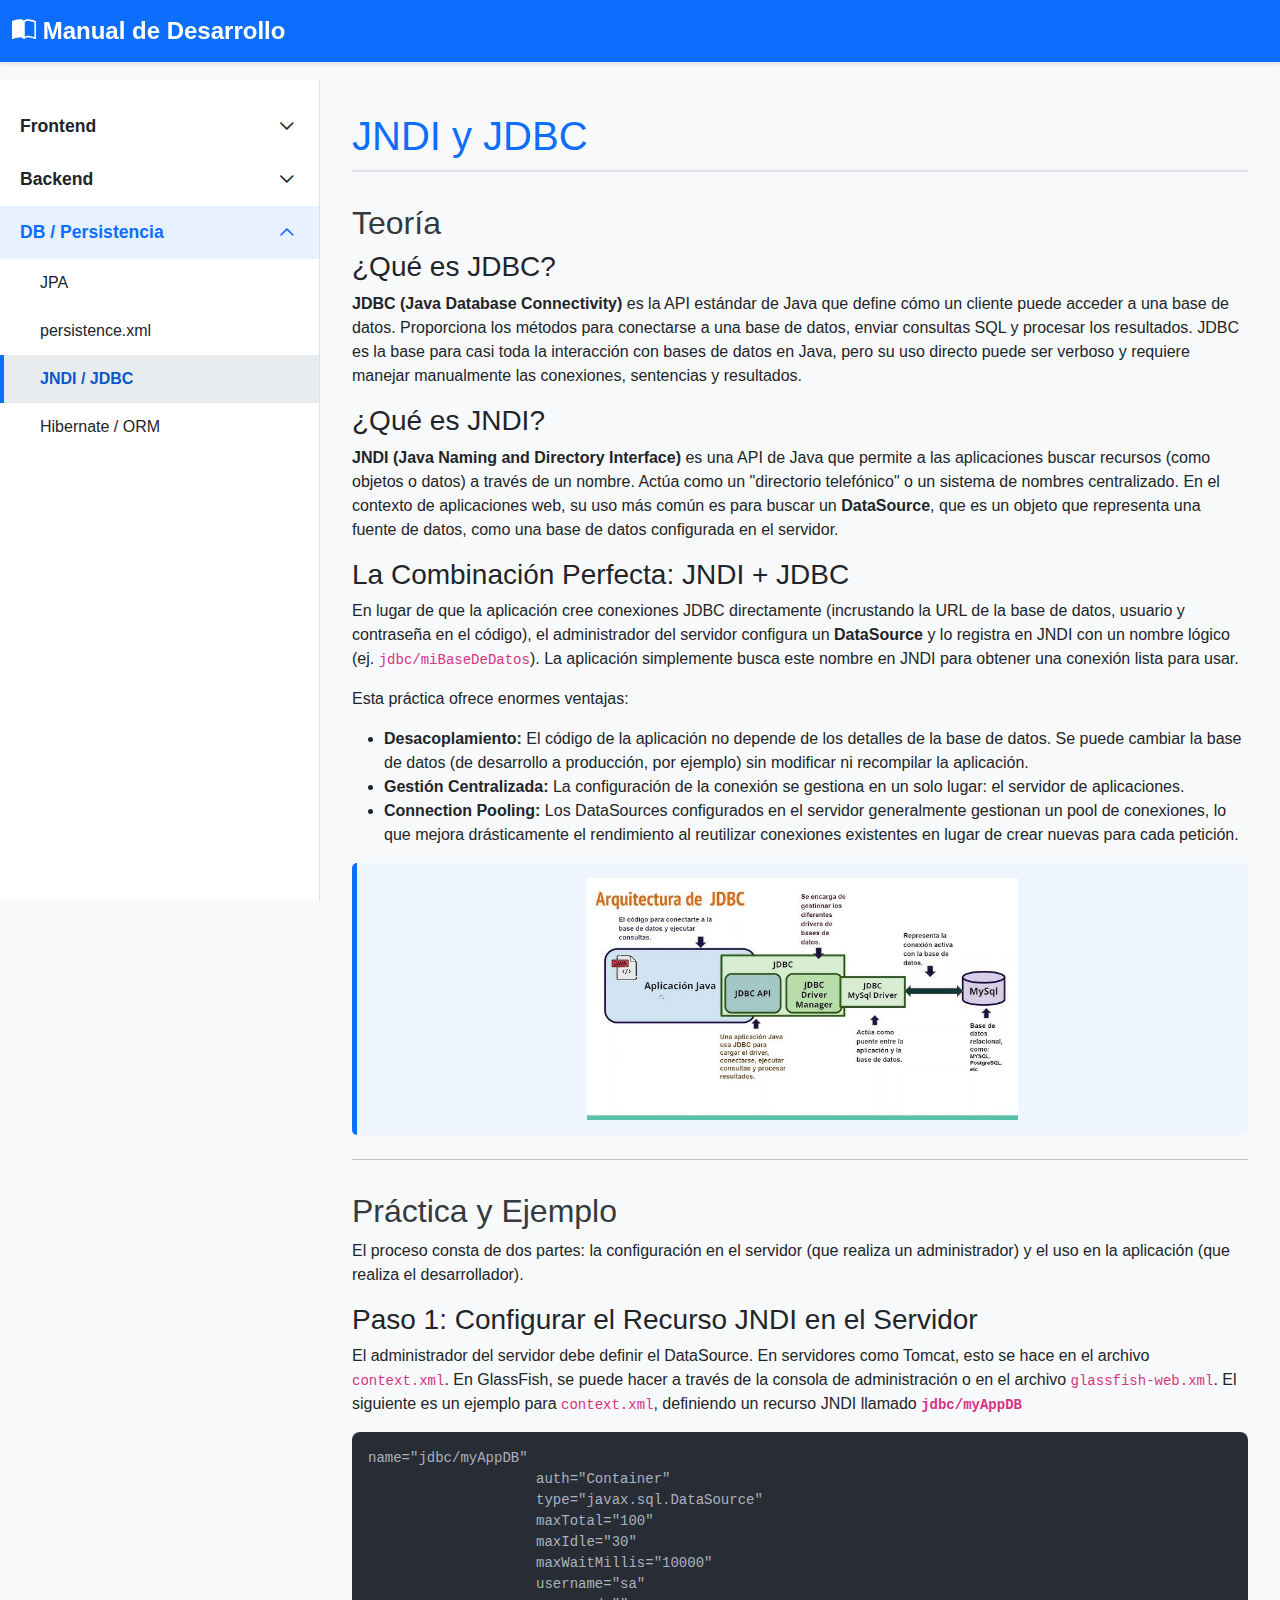
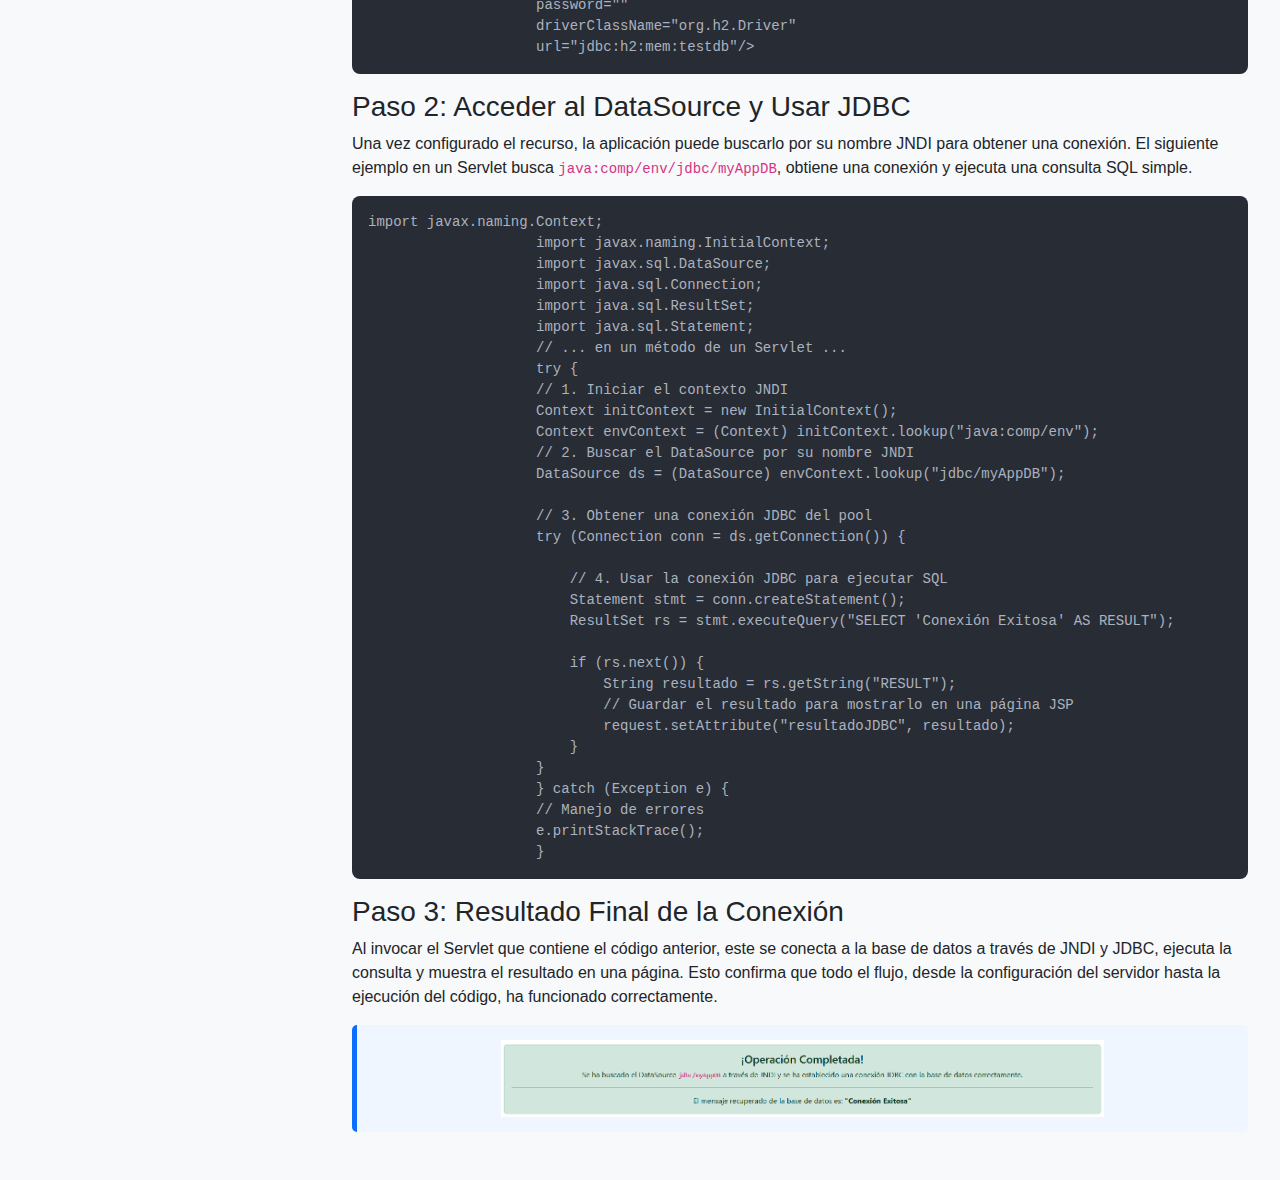
<file: paginas/db-jndi-jdbc.html>
<!DOCTYPE html>
<html lang="es">

<head>
    <meta charset="UTF-8">
    <meta name="viewport" content="width=device-width, initial-scale=1.0">
    <title>Manual - DB - JNDI/JDBC</title>
    <link rel="icon" href="../imagenes/logo.webp" type="webp">
    <link href="https://cdn.jsdelivr.net/npm/bootstrap@5.3.3/dist/css/bootstrap.min.css" rel="stylesheet">
    <link rel="stylesheet" href="https://cdn.jsdelivr.net/npm/bootstrap-icons@1.11.3/font/bootstrap-icons.min.css">
    <link rel="stylesheet" href="../estilos/manual.css">
</head>

<body>
    <nav class="navbar navbar-expand-lg navbar-dark bg-primary fixed-top">
        <div class="container-fluid">
            <a class="navbar-brand" href="../index.html">
                <i class="bi bi-book-half"></i>
                 Manual de Desarrollo
            </a>
        </div>
    </nav>
    <div class="page-wrapper container-fluid">
        <div class="row">
            <aside class="col-md-3 sidenav">
                <div class="accordion accordion-flush sidebar-accordion" id="sidebarAccordion">
                    <div class="accordion-item">
                        <h2 class="accordion-header" id="headingFrontend">
                            <button class="accordion-button collapsed" type="button" data-bs-toggle="collapse"
                                data-bs-target="#collapseFrontend" aria-expanded="false"
                                aria-controls="collapseFrontend">Frontend</button>
                        </h2>
                        <div id="collapseFrontend" class="accordion-collapse collapse" aria-labelledby="headingFrontend"
                            data-bs-parent="#sidebarAccordion">
                            <div class="accordion-body">
                                <a href="frontend-html.html">HTML</a>
                                <a href="frontend-css.html">CSS</a>
                                <a href="frontend-bootstrap.html">Bootstrap</a>
                                <a href="frontend-jsp.html">JSP</a>
                                <a href="frontend-jsf.html">JSF</a>
                            </div>
                        </div>
                    </div>
                    <div class="accordion-item">
                        <h2 class="accordion-header" id="headingBackend">
                            <button class="accordion-button collapsed" type="button" data-bs-toggle="collapse"
                                data-bs-target="#collapseBackend" aria-expanded="false"
                                aria-controls="collapseBackend">Backend</button>
                        </h2>
                        <div id="collapseBackend" class="accordion-collapse collapse" aria-labelledby="headingBackend"
                            data-bs-parent="#sidebarAccordion">
                            <div class="accordion-body">
                                <a href="backend-maven.html">Maven y pom.xml</a>
                                <a href="backend-servlet.html">Servlets</a>
                                <a href="backend-dao.html">Patrón DAO</a>
                                <a href="backend-ejb.html">EJB</a>
                            </div>
                        </div>
                    </div>
                    <div class="accordion-item">
                        <h2 class="accordion-header" id="headingDb">
                            <button class="accordion-button" type="button" data-bs-toggle="collapse"
                                data-bs-target="#collapseDb" aria-expanded="true" aria-controls="collapseDb">DB /
                                Persistencia</button>
                        </h2>
                        <div id="collapseDb" class="accordion-collapse collapse show" aria-labelledby="headingDb"
                            data-bs-parent="#sidebarAccordion">
                            <div class="accordion-body">
                                <a href="db-jpa.html">JPA</a>
                                <a href="db-persistence.html">persistence.xml</a>
                                <a href="db-jndi-jdbc.html" class="active">JNDI / JDBC</a>
                                <a href="db-hibernate.html">Hibernate / ORM</a>
                            </div>
                        </div>
                    </div>
                </div>
            </aside>
            <main class="col-md-9 content">
                <h1>JNDI y JDBC</h1>
                <div class="mb-4">
                    <h2>Teoría</h2>

                    <h3>¿Qué es JDBC?</h3>
                    <p><strong>JDBC (Java Database Connectivity)</strong> es la API estándar de Java que define cómo un
                        cliente puede acceder a una base de datos. Proporciona los métodos para conectarse a una base de
                        datos, enviar consultas SQL y procesar los resultados. JDBC es la base para casi toda la
                        interacción con bases de datos en Java, pero su uso directo puede ser verboso y requiere manejar
                        manualmente las conexiones, sentencias y resultados.</p>

                    <h3>¿Qué es JNDI?</h3>
                    <p><strong>JNDI (Java Naming and Directory Interface)</strong> es una API de Java que permite a las
                        aplicaciones buscar recursos (como objetos o datos) a través de un nombre. Actúa como un
                        "directorio telefónico" o un sistema de nombres centralizado. En el contexto de aplicaciones
                        web, su uso más común es para buscar un <strong>DataSource</strong>, que es un objeto que
                        representa una fuente de datos, como una base de datos configurada en el servidor.</p>

                    <h3>La Combinación Perfecta: JNDI + JDBC</h3>
                    <p>En lugar de que la aplicación cree conexiones JDBC directamente (incrustando la URL de la base de
                        datos, usuario y contraseña en el código), el administrador del servidor configura un
                        <strong>DataSource</strong> y lo registra en JNDI con un nombre lógico (ej.
                        <code>jdbc/miBaseDeDatos</code>). La aplicación simplemente busca este nombre en JNDI para
                        obtener una conexión lista para usar.
                    </p>
                    <p>Esta práctica ofrece enormes ventajas:</p>
                    <ul>
                        <li><strong>Desacoplamiento:</strong> El código de la aplicación no depende de los detalles de
                            la base de datos. Se puede cambiar la base de datos (de desarrollo a producción, por
                            ejemplo) sin modificar ni recompilar la aplicación.</li>
                        <li><strong>Gestión Centralizada:</strong> La configuración de la conexión se gestiona en un
                            solo lugar: el servidor de aplicaciones.</li>
                        <li><strong>Connection Pooling:</strong> Los DataSources configurados en el servidor
                            generalmente gestionan un pool de conexiones, lo que mejora drásticamente el rendimiento al
                            reutilizar conexiones existentes en lugar de crear nuevas para cada petición.</li>
                    </ul>

                    <div class="placeholder-box my-3">
                        <img src="../imagenes//DB/JDBCFlujo.jpg" class="img-fluid mx-auto d-block "
                            alt="Diagrama del flujo de JNDI y JDBC" style="width: 50%;">
                    </div>
                </div>

                <hr>

                <div>
                    <h2>Práctica y Ejemplo</h2>
                    <p>El proceso consta de dos partes: la configuración en el servidor (que realiza un administrador) y
                        el uso en la aplicación (que realiza el desarrollador).</p>

                    <h3>Paso 1: Configurar el Recurso JNDI en el Servidor</h3>
                    <p>El administrador del servidor debe definir el DataSource. En servidores como Tomcat, esto se hace
                        en el archivo <code>context.xml</code>. En GlassFish, se puede hacer a través de la consola de
                        administración o en el archivo <code>glassfish-web.xml</code>. El siguiente es un ejemplo para
                        <code>context.xml</code>, definiendo un recurso JNDI llamado
                        <strong><code>jdbc/myAppDB</code></strong>
                    </p>
                    <pre class="code-block"><code>name="jdbc/myAppDB"
                    auth="Container"
                    type="javax.sql.DataSource"
                    maxTotal="100" 
                    maxIdle="30" 
                    maxWaitMillis="10000"
                    username="sa"
                    password=""
                    driverClassName="org.h2.Driver"
                    url="jdbc:h2:mem:testdb"/></code></pre>
                    <h3>Paso 2: Acceder al DataSource y Usar JDBC</h3>
                    <p>Una vez configurado el recurso, la aplicación puede buscarlo por su nombre JNDI para obtener una
                        conexión. El siguiente ejemplo en un Servlet busca <code>java:comp/env/jdbc/myAppDB</code>,
                        obtiene una conexión y ejecuta una consulta SQL simple.</p>
                    <pre class="code-block"><code>import javax.naming.Context;
                    import javax.naming.InitialContext;
                    import javax.sql.DataSource;
                    import java.sql.Connection;
                    import java.sql.ResultSet;
                    import java.sql.Statement;
                    // ... en un método de un Servlet ...
                    try {
                    // 1. Iniciar el contexto JNDI
                    Context initContext = new InitialContext();
                    Context envContext = (Context) initContext.lookup("java:comp/env");
                    // 2. Buscar el DataSource por su nombre JNDI
                    DataSource ds = (DataSource) envContext.lookup("jdbc/myAppDB");

                    // 3. Obtener una conexión JDBC del pool
                    try (Connection conn = ds.getConnection()) {
                        
                        // 4. Usar la conexión JDBC para ejecutar SQL
                        Statement stmt = conn.createStatement();
                        ResultSet rs = stmt.executeQuery("SELECT 'Conexión Exitosa' AS RESULT");

                        if (rs.next()) {
                            String resultado = rs.getString("RESULT");
                            // Guardar el resultado para mostrarlo en una página JSP
                            request.setAttribute("resultadoJDBC", resultado);
                        }
                    }
                    } catch (Exception e) {
                    // Manejo de errores
                    e.printStackTrace();
                    }</code></pre>

                    <h3>Paso 3: Resultado Final de la Conexión</h3>
                    <p>Al invocar el Servlet que contiene el código anterior, este se conecta a la base de datos a
                        través de JNDI y JDBC, ejecuta la consulta y muestra el resultado en una página. Esto confirma
                        que todo el flujo, desde la configuración del servidor hasta la ejecución del código, ha
                        funcionado correctamente.</p>
                    <div class="placeholder-box my-3">
                        <img src="../imagenes/DB/JNDIResult.png" class="img-fluid mx-auto d-block"
                            alt="'Conexión Exitosa' obtenido vía JNDI/JDBC"
                            style="width: 70%;">
                    </div>
                </div>
            </main>
        </div>
    </div>
    <script src="https://cdn.jsdelivr.net/npm/bootstrap@5.3.3/dist/js/bootstrap.bundle.min.js"></script>
</body>

</html>
</file>
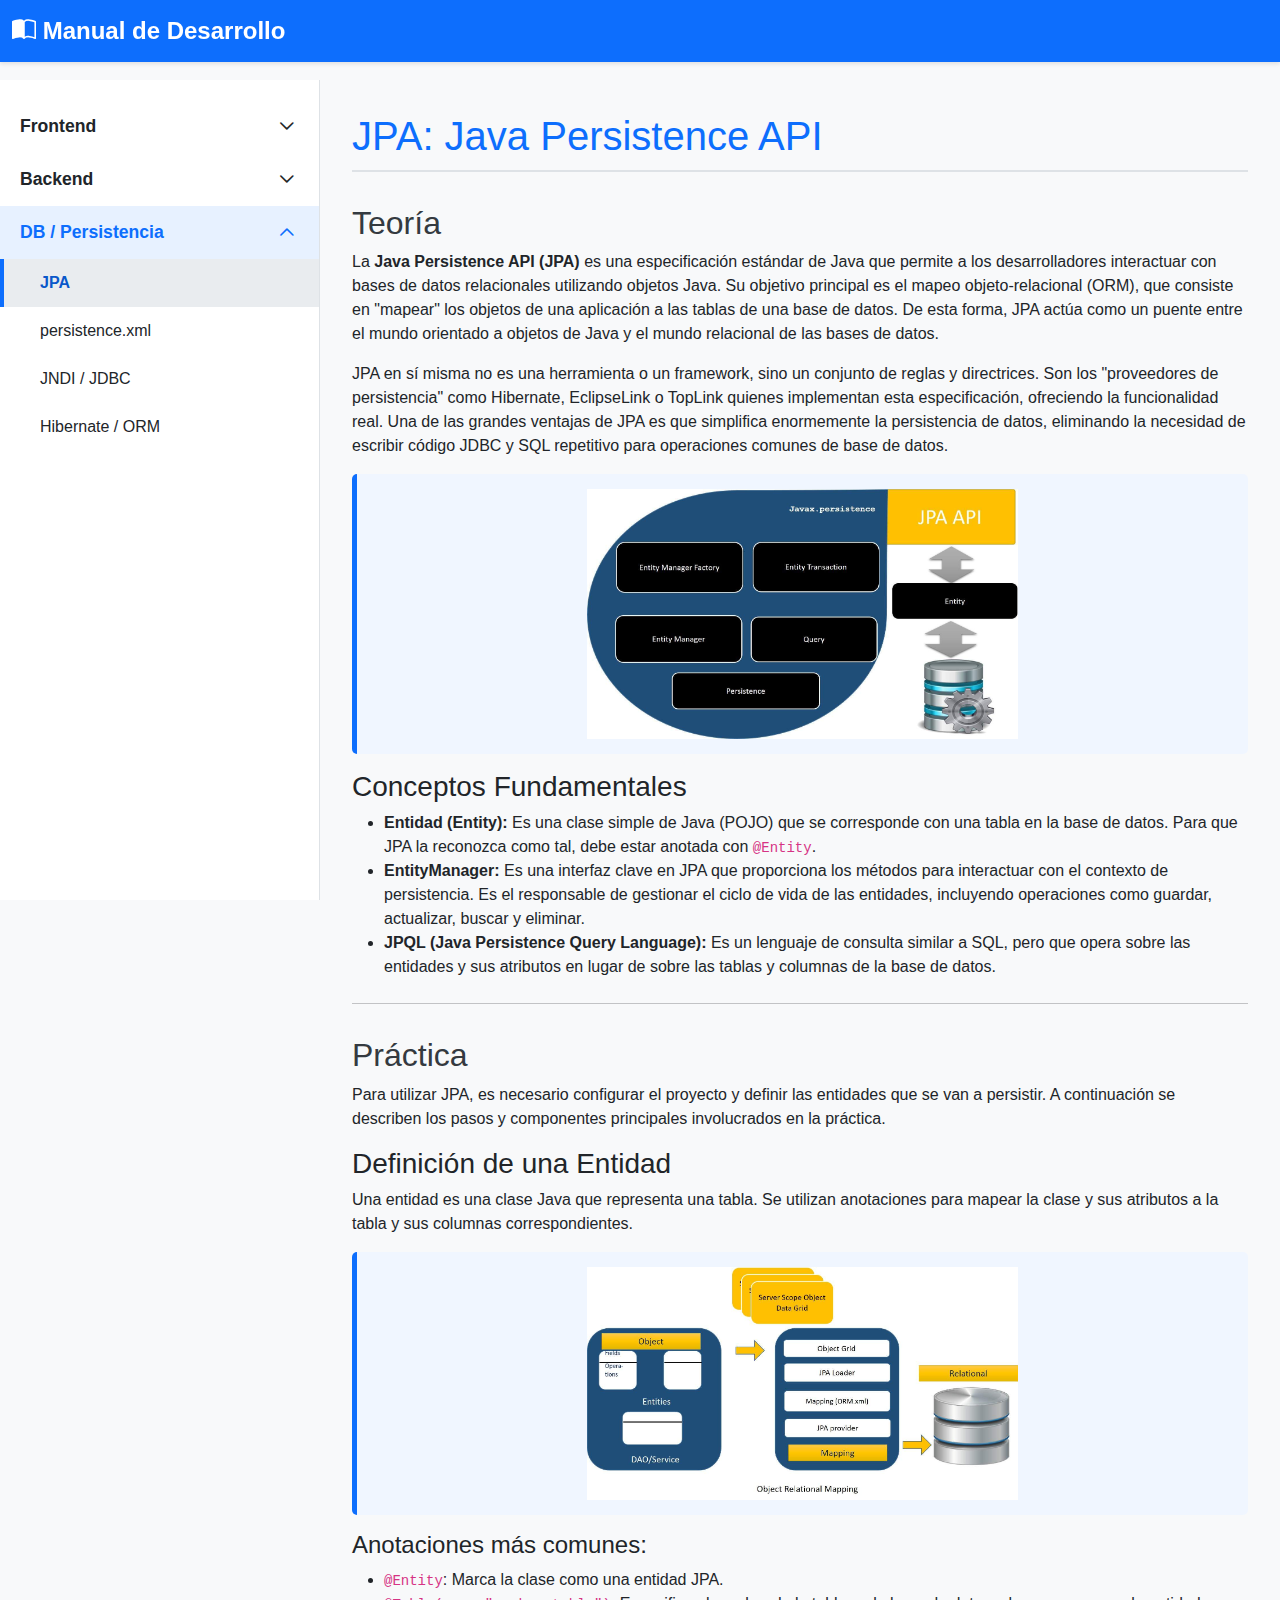
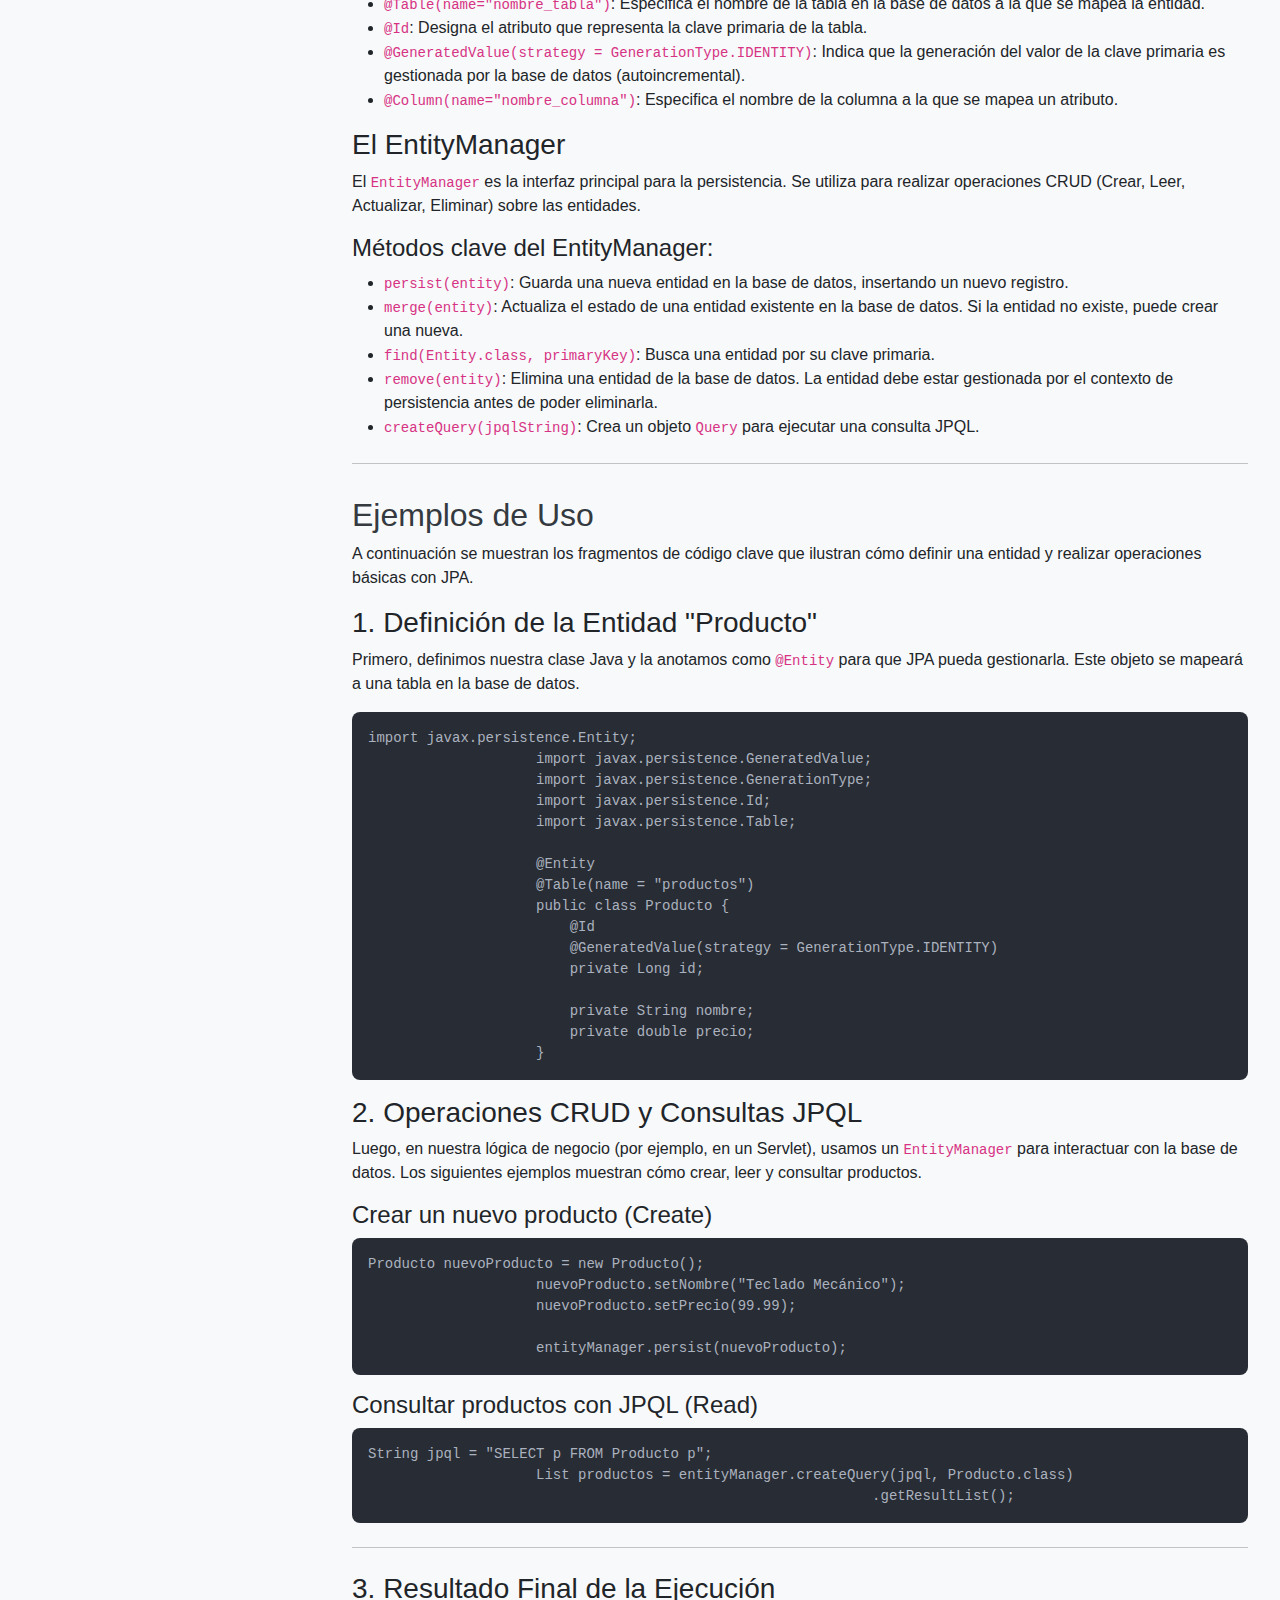
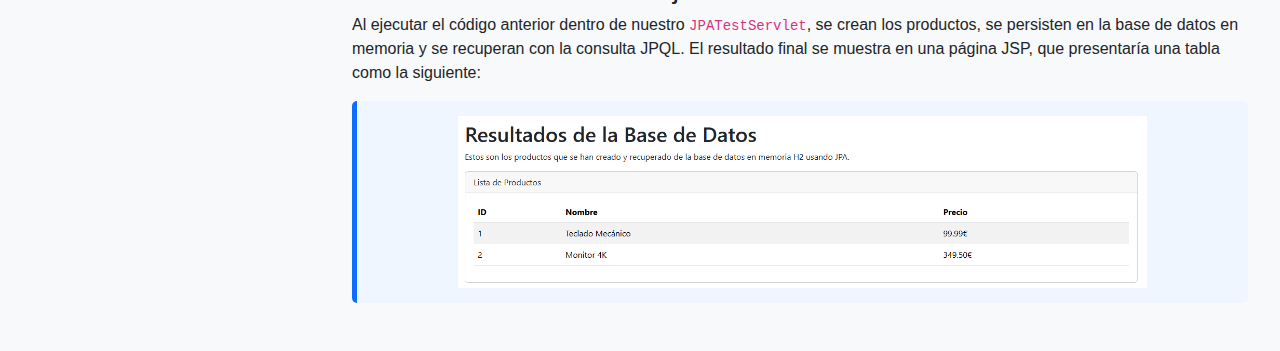
<file: paginas/db-jpa.html>
<!DOCTYPE html>
<html lang="es">

<head>
    <meta charset="UTF-8">
    <meta name="viewport" content="width=device-width, initial-scale=1.0">
    <title>Manual - DB - JPA</title>
    <link rel="icon" href="../imagenes/logo.webp" type="webp">
    <link href="https://cdn.jsdelivr.net/npm/bootstrap@5.3.3/dist/css/bootstrap.min.css" rel="stylesheet">
    <link rel="stylesheet" href="https://cdn.jsdelivr.net/npm/bootstrap-icons@1.11.3/font/bootstrap-icons.min.css">
    <link rel="stylesheet" href="../estilos/manual.css">
</head>

<body>
    <nav class="navbar navbar-expand-lg navbar-dark bg-primary fixed-top">
        <div class="container-fluid">
            <a class="navbar-brand" href="../index.html">
                <i class="bi bi-book-half"></i>
                 Manual de Desarrollo
            </a>
        </div>
    </nav>
    <div class="page-wrapper container-fluid">
        <div class="row">
            <aside class="col-md-3 sidenav">
                <div class="accordion accordion-flush sidebar-accordion" id="sidebarAccordion">
                    <div class="accordion-item">
                        <h2 class="accordion-header" id="headingFrontend">
                            <button class="accordion-button collapsed" type="button" data-bs-toggle="collapse"
                                data-bs-target="#collapseFrontend" aria-expanded="false"
                                aria-controls="collapseFrontend">Frontend</button>
                        </h2>
                        <div id="collapseFrontend" class="accordion-collapse collapse" aria-labelledby="headingFrontend"
                            data-bs-parent="#sidebarAccordion">
                            <div class="accordion-body">
                                <a href="frontend-html.html">HTML</a>
                                <a href="frontend-css.html">CSS</a>
                                <a href="frontend-bootstrap.html">Bootstrap</a>
                                <a href="frontend-jsp.html">JSP</a>
                                <a href="frontend-jsf.html">JSF</a>
                            </div>
                        </div>
                    </div>
                    <div class="accordion-item">
                        <h2 class="accordion-header" id="headingBackend">
                            <button class="accordion-button collapsed" type="button" data-bs-toggle="collapse"
                                data-bs-target="#collapseBackend" aria-expanded="false"
                                aria-controls="collapseBackend">Backend</button>
                        </h2>
                        <div id="collapseBackend" class="accordion-collapse collapse" aria-labelledby="headingBackend"
                            data-bs-parent="#sidebarAccordion">
                            <div class="accordion-body">
                                <a href="backend-maven.html">Maven y pom.xml</a>
                                <a href="backend-servlet.html">Servlets</a>
                                <a href="backend-dao.html">Patrón DAO</a>
                                <a href="backend-ejb.html">EJB</a>
                            </div>
                        </div>
                    </div>
                    <div class="accordion-item">
                        <h2 class="accordion-header" id="headingDb">
                            <button class="accordion-button" type="button" data-bs-toggle="collapse"
                                data-bs-target="#collapseDb" aria-expanded="true" aria-controls="collapseDb">DB /
                                Persistencia</button>
                        </h2>
                        <div id="collapseDb" class="accordion-collapse collapse show" aria-labelledby="headingDb"
                            data-bs-parent="#sidebarAccordion">
                            <div class="accordion-body">
                                <a href="db-jpa.html" class="active">JPA</a>
                                <a href="db-persistence.html">persistence.xml</a>
                                <a href="db-jndi-jdbc.html">JNDI / JDBC</a>
                                <a href="db-hibernate.html">Hibernate / ORM</a>
                            </div>
                        </div>
                    </div>
                </div>
            </aside>
            <main class="col-md-9 content">
                <h1>JPA: Java Persistence API</h1>
                <div class="mb-4">
                    <h2>Teoría</h2>
                    <p>La <strong>Java Persistence API (JPA)</strong> es una especificación estándar de Java que permite
                        a los desarrolladores interactuar con bases de datos relacionales utilizando objetos Java. Su
                        objetivo principal es el mapeo objeto-relacional (ORM), que consiste en "mapear" los objetos de
                        una aplicación a las tablas de una base de datos. De esta forma, JPA actúa como un puente entre
                        el mundo orientado a objetos de Java y el mundo relacional de las bases de datos.</p>
                    <p>JPA en sí misma no es una herramienta o un framework, sino un conjunto de reglas y directrices.
                        Son los "proveedores de persistencia" como Hibernate, EclipseLink o TopLink quienes implementan
                        esta especificación, ofreciendo la funcionalidad real. Una de las grandes ventajas de JPA es que
                        simplifica enormemente la persistencia de datos, eliminando la necesidad de escribir código JDBC
                        y SQL repetitivo para operaciones comunes de base de datos.</p>
                    <div class="placeholder-box my-3">
                        <img src="../imagenes/DB/DiagramaJPA.jpg" class="img-fluid mx-auto d-block"
                            alt="Diagrama de la arquitectura de JPA" style="width: 50%;">
                    </div>

                    <h3>Conceptos Fundamentales</h3>
                    <ul>
                        <li><strong>Entidad (Entity):</strong> Es una clase simple de Java (POJO) que se corresponde con
                            una tabla en la base de datos. Para que JPA la reconozca como tal, debe estar anotada con
                            <code>@Entity</code>.
                        </li>
                        <li><strong>EntityManager:</strong> Es una interfaz clave en JPA que proporciona los métodos
                            para interactuar con el contexto de persistencia. Es el responsable de gestionar el ciclo de
                            vida de las entidades, incluyendo operaciones como guardar, actualizar, buscar y eliminar.
                        </li>
                        <li><strong>JPQL (Java Persistence Query Language):</strong> Es un lenguaje de consulta similar
                            a SQL, pero que opera sobre las entidades y sus atributos en lugar de sobre las tablas y
                            columnas de la base de datos.</li>
                    </ul>
                </div>

                <hr>

                <div class="mb-4">
                    <h2>Práctica</h2>
                    <p>Para utilizar JPA, es necesario configurar el proyecto y definir las entidades que se van a
                        persistir. A continuación se describen los pasos y componentes principales involucrados en la
                        práctica.</p>

                    <h3>Definición de una Entidad</h3>
                    <p>Una entidad es una clase Java que representa una tabla. Se utilizan anotaciones para mapear la
                        clase y sus atributos a la tabla y sus columnas correspondientes.</p>

                    <div class="placeholder-box my-3">
                        <img src="../imagenes/DB/MapeoTablaJPA.jpg" class="img-fluid mx-auto d-block"
                            alt="Mapeo de Entidad a Tabla" style="width: 50%;">
                    </div>

                    <h4>Anotaciones más comunes:</h4>
                    <ul>
                        <li><code>@Entity</code>: Marca la clase como una entidad JPA.</li>
                        <li><code>@Table(name="nombre_tabla")</code>: Especifica el nombre de la tabla en la base de
                            datos a la que se mapea la entidad.</li>
                        <li><code>@Id</code>: Designa el atributo que representa la clave primaria de la tabla.</li>
                        <li><code>@GeneratedValue(strategy = GenerationType.IDENTITY)</code>: Indica que la generación
                            del valor de la clave primaria es gestionada por la base de datos (autoincremental).</li>
                        <li><code>@Column(name="nombre_columna")</code>: Especifica el nombre de la columna a la que se
                            mapea un atributo.</li>
                    </ul>

                    <h3>El EntityManager</h3>
                    <p>El <code>EntityManager</code> es la interfaz principal para la persistencia. Se utiliza para
                        realizar operaciones CRUD (Crear, Leer, Actualizar, Eliminar) sobre las entidades.</p>
                    <h4>Métodos clave del EntityManager:</h4>
                    <ul>
                        <li><code>persist(entity)</code>: Guarda una nueva entidad en la base de datos, insertando un
                            nuevo registro.</li>
                        <li><code>merge(entity)</code>: Actualiza el estado de una entidad existente en la base de
                            datos. Si la entidad no existe, puede crear una nueva.</li>
                        <li><code>find(Entity.class, primaryKey)</code>: Busca una entidad por su clave primaria.</li>
                        <li><code>remove(entity)</code>: Elimina una entidad de la base de datos. La entidad debe estar
                            gestionada por el contexto de persistencia antes de poder eliminarla.</li>
                        <li><code>createQuery(jpqlString)</code>: Crea un objeto <code>Query</code> para ejecutar una
                            consulta JPQL.</li>
                    </ul>
                </div>

                <hr>

                <div>
                    <h2>Ejemplos de Uso</h2>
                    <p>A continuación se muestran los fragmentos de código clave que ilustran cómo definir una entidad y
                        realizar operaciones básicas con JPA.</p>

                    <h3>1. Definición de la Entidad "Producto"</h3>
                    <p>Primero, definimos nuestra clase Java y la anotamos como <code>@Entity</code> para que JPA pueda
                        gestionarla. Este objeto se mapeará a una tabla en la base de datos.</p>
                    <pre class="code-block"><code>import javax.persistence.Entity;
                    import javax.persistence.GeneratedValue;
                    import javax.persistence.GenerationType;
                    import javax.persistence.Id;
                    import javax.persistence.Table;

                    @Entity
                    @Table(name = "productos")
                    public class Producto {
                        @Id
                        @GeneratedValue(strategy = GenerationType.IDENTITY)
                        private Long id;

                        private String nombre;
                        private double precio;
                    }</code></pre>

                    <h3>2. Operaciones CRUD y Consultas JPQL</h3>
                    <p>Luego, en nuestra lógica de negocio (por ejemplo, en un Servlet), usamos un
                        <code>EntityManager</code> para interactuar con la base de datos. Los siguientes ejemplos
                        muestran cómo crear, leer y consultar productos.
                    </p>

                    <h4>Crear un nuevo producto (Create)</h4>
                    <pre class="code-block"><code>Producto nuevoProducto = new Producto();
                    nuevoProducto.setNombre("Teclado Mecánico");
                    nuevoProducto.setPrecio(99.99);

                    entityManager.persist(nuevoProducto);</code></pre>

                    <h4>Consultar productos con JPQL (Read)</h4>
                    <pre class="code-block"><code>String jpql = "SELECT p FROM Producto p";
                    List<Producto> productos = entityManager.createQuery(jpql, Producto.class)
                                                            .getResultList();</code></pre>

                    <hr class="my-4">

                    <h3>3. Resultado Final de la Ejecución</h3>
                    <p>
                        Al ejecutar el código anterior dentro de nuestro <code>JPATestServlet</code>, se crean los
                        productos, se persisten en la base de datos en memoria y se recuperan con la consulta JPQL. El
                        resultado final se muestra en una página JSP, que presentaría una tabla como la siguiente:
                    </p>
                    <div class="placeholder-box my-3">
                        <img src="../imagenes/DB/ResultadosJPA.png" class="img-fluid mx-auto d-block"
                            alt="Tabla de resultados mostrando los productos creados y recuperados con JPA"
                            style="width: 80%;">
                    </div>
                </div>
        </div>
        </main>
    </div>
    </div>
    <script src="https://cdn.jsdelivr.net/npm/bootstrap@5.3.3/dist/js/bootstrap.bundle.min.js"></script>
</body>

</html>
</file>
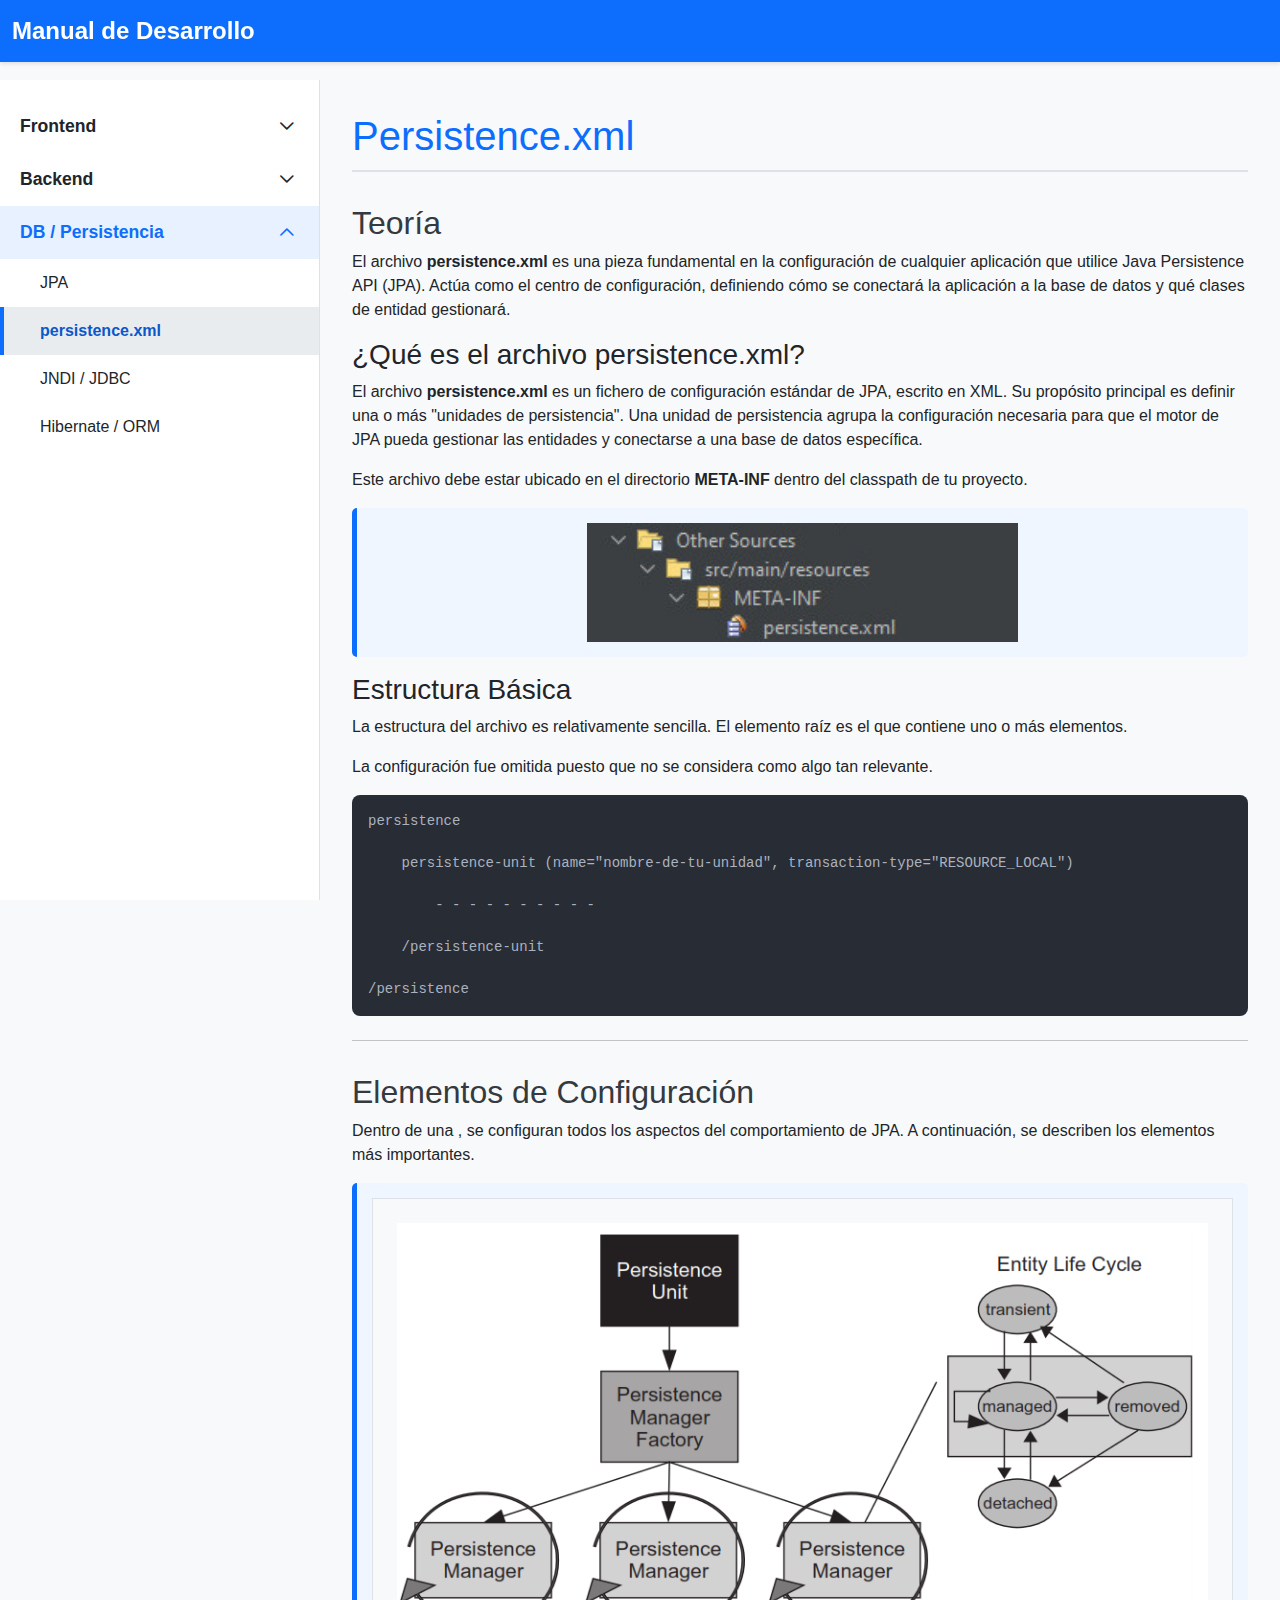
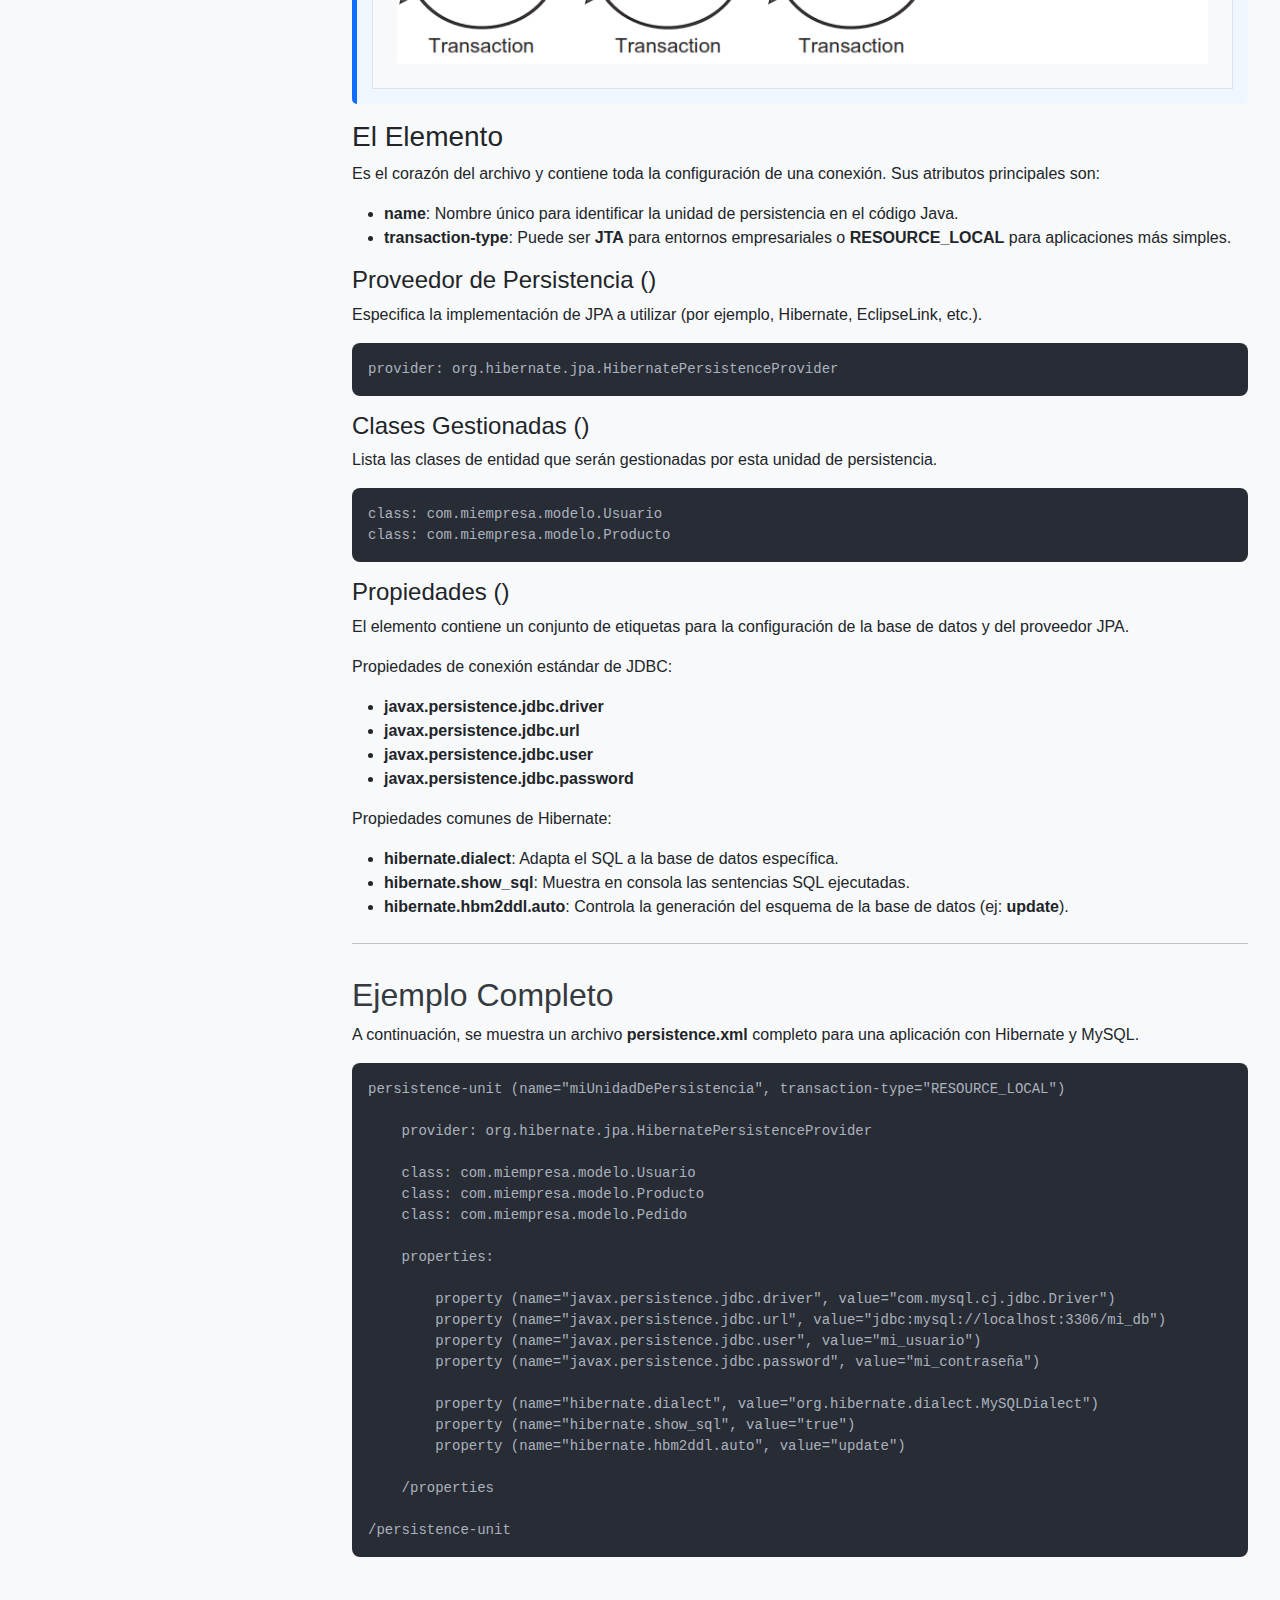
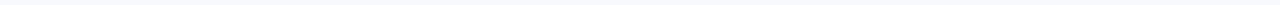
<file: paginas/db-persistence.html>
<!DOCTYPE html>
<html lang="es">

<head>
    <meta charset="UTF-8">
    <meta name="viewport" content="width=device-width, initial-scale=1.0">
    <title>Manual - DB - persistence.xml</title>
    <link href="https://cdn.jsdelivr.net/npm/bootstrap@5.3.3/dist/css/bootstrap.min.css" rel="stylesheet">
    <link rel="stylesheet" href="https://cdn.jsdelivr.net/npm/bootstrap-icons@1.11.3/font/bootstrap-icons.min.css">
    <link rel="stylesheet" href="../estilos/manual.css">
</head>

<body>
    <nav class="navbar navbar-expand-lg navbar-dark bg-primary fixed-top">
        <div class="container-fluid">
            <a class="navbar-brand" href="../index.html">Manual de Desarrollo</a>
        </div>
    </nav>
    <div class="page-wrapper container-fluid">
        <div class="row">
            <aside class="col-md-3 sidenav">
                <div class="accordion accordion-flush sidebar-accordion" id="sidebarAccordion">
                    <div class="accordion-item">
                        <h2 class="accordion-header" id="headingFrontend">
                            <button class="accordion-button collapsed" type="button" data-bs-toggle="collapse"
                                data-bs-target="#collapseFrontend" aria-expanded="false"
                                aria-controls="collapseFrontend">Frontend</button>
                        </h2>
                        <div id="collapseFrontend" class="accordion-collapse collapse" aria-labelledby="headingFrontend"
                            data-bs-parent="#sidebarAccordion">
                            <div class="accordion-body">
                                <a href="frontend-html.html">HTML</a>
                                <a href="frontend-css.html">CSS</a>
                                <a href="frontend-bootstrap.html">Bootstrap</a>
                                <a href="frontend-jsp.html">JSP</a>
                                <a href="frontend-jsf.html">JSF</a>
                            </div>
                        </div>
                    </div>
                    <div class="accordion-item">
                        <h2 class="accordion-header" id="headingBackend">
                            <button class="accordion-button collapsed" type="button" data-bs-toggle="collapse"
                                data-bs-target="#collapseBackend" aria-expanded="false"
                                aria-controls="collapseBackend">Backend</button>
                        </h2>
                        <div id="collapseBackend" class="accordion-collapse collapse" aria-labelledby="headingBackend"
                            data-bs-parent="#sidebarAccordion">
                            <div class="accordion-body">
                                <a href="backend-maven.html">Maven y pom.xml</a>
                                <a href="backend-servlet.html">Servlets</a>
                                <a href="backend-dao.html">Patrón DAO</a>
                                <a href="backend-ejb.html">EJB</a>
                            </div>
                        </div>
                    </div>
                    <div class="accordion-item">
                        <h2 class="accordion-header" id="headingDb">
                            <button class="accordion-button" type="button" data-bs-toggle="collapse"
                                data-bs-target="#collapseDb" aria-expanded="true" aria-controls="collapseDb">DB /
                                Persistencia</button>
                        </h2>
                        <div id="collapseDb" class="accordion-collapse collapse show" aria-labelledby="headingDb"
                            data-bs-parent="#sidebarAccordion">
                            <div class="accordion-body">
                                <a href="db-jpa.html">JPA</a>
                                <a href="db-persistence.html" class="active">persistence.xml</a>
                                <a href="db-jndi-jdbc.html">JNDI / JDBC</a>
                                <a href="db-hibernate.html">Hibernate / ORM</a>
                            </div>
                        </div>
                    </div>
                </div>
            </aside>
            <main class="col-md-9 content">
                <h1>Persistence.xml</h1>
                <div class="mb-4">
                    <h2>Teoría</h2>
                    <p>El archivo <strong>persistence.xml</strong> es una pieza fundamental en la configuración de
                        cualquier aplicación que utilice Java Persistence API (JPA). Actúa como el centro de
                        configuración, definiendo cómo se conectará la aplicación a la base de datos y qué clases de
                        entidad gestionará.</p>
                    <h3>¿Qué es el archivo persistence.xml?</h3>
                    <p>El archivo <strong>persistence.xml</strong> es un fichero de configuración estándar de JPA,
                        escrito en XML. Su propósito principal es definir una o más "unidades de persistencia". Una
                        unidad de persistencia agrupa la configuración necesaria para que el motor de JPA pueda
                        gestionar las entidades y conectarse a una base de datos específica.</p>
                    <p>Este archivo debe estar ubicado en el directorio <strong>META-INF</strong> dentro del classpath
                        de tu proyecto.</p>

                    <div class="placeholder-box my-3">
                        <div class="text-center">
                            <img src="../imagenes/DB/persistence.jpeg" alt="Ubicacion de persistence"
                                style="width: 50%;">
                        </div>
                    </div>

                    <h3>Estructura Básica</h3>
                    <p>La estructura del archivo es relativamente sencilla. El elemento raíz es <strong>
                            <persistence>
                        </strong>el que contiene uno o más elementos<strong><persistence-unit></strong>.</p>
                    <p>La configuración fue omitida puesto que no se considera como algo tan relevante.</p>
                    <pre class="code-block"><code>persistence
    
    persistence-unit (name="nombre-de-tu-unidad", transaction-type="RESOURCE_LOCAL")

        - - - - - - - - - -
    
    /persistence-unit

/persistence</code></pre>
                </div>

                <hr>

                <div class="mb-4">
                    <h2>Elementos de Configuración</h2>
                    <p>Dentro de una <strong><persistence-unit></strong>, se configuran todos los aspectos del
                        comportamiento de JPA. A continuación, se describen los elementos más importantes.</p>

                    <div class="placeholder-box my-3">
                        <div class="text-center p-4 bg-light border">
                            <img src="../imagenes/DB/diagramaPersistence.png" class="img-fluid mx-auto d-block"
                                alt="Diagrama Persistence">
                        </div>
                    </div>

                    <h3>El Elemento <persistence-unit></h3>
                    <p>Es el corazón del archivo y contiene toda la configuración de una conexión. Sus atributos
                        principales son:</p>
                    <ul>
                        <li><strong>name</strong>: Nombre único para identificar la unidad de persistencia en el código
                            Java.</li>
                        <li><strong>transaction-type</strong>: Puede ser <strong>JTA</strong> para entornos
                            empresariales o <strong>RESOURCE_LOCAL</strong> para aplicaciones más simples.</li>
                    </ul>

                    <h4>Proveedor de Persistencia (<provider>)</h4>
                    <p>Especifica la implementación de JPA a utilizar (por ejemplo, Hibernate, EclipseLink, etc.).</p>
                    <pre class="code-block"><code>provider: org.hibernate.jpa.HibernatePersistenceProvider</code></pre>

                    <h4>Clases Gestionadas (<class>)</h4>
                    <p>Lista las clases de entidad que serán gestionadas por esta unidad de persistencia.</p>
                    <pre class="code-block"><code>class: com.miempresa.modelo.Usuario
class: com.miempresa.modelo.Producto</code></pre>

                    <h4>Propiedades (<properties>)</h4>
                    <p>El elemento <strong>
                            <properties>
                        </strong> contiene un conjunto de etiquetas <strong>
                            <property>
                        </strong> para la configuración de la base de datos y del proveedor JPA.</p>
                    <p>Propiedades de conexión estándar de JDBC:</p>
                    <ul>
                        <li><strong>javax.persistence.jdbc.driver</strong></li>
                        <li><strong>javax.persistence.jdbc.url</strong></li>
                        <li><strong>javax.persistence.jdbc.user</strong></li>
                        <li><strong>javax.persistence.jdbc.password</strong></li>
                    </ul>
                    <p>Propiedades comunes de Hibernate:</p>
                    <ul>
                        <li><strong>hibernate.dialect</strong>: Adapta el SQL a la base de datos específica.</li>
                        <li><strong>hibernate.show_sql</strong>: Muestra en consola las sentencias SQL ejecutadas.</li>
                        <li><strong>hibernate.hbm2ddl.auto</strong>: Controla la generación del esquema de la base de
                            datos (ej: <strong>update</strong>).</li>
                    </ul>
                </div>

                <hr>

                <div>
                    <h2>Ejemplo Completo</h2>
                    <p>A continuación, se muestra un archivo <strong>persistence.xml</strong> completo para una
                        aplicación con Hibernate y MySQL.</p>
                    <pre class="code-block"><code>persistence-unit (name="miUnidadDePersistencia", transaction-type="RESOURCE_LOCAL")

    provider: org.hibernate.jpa.HibernatePersistenceProvider

    class: com.miempresa.modelo.Usuario
    class: com.miempresa.modelo.Producto
    class: com.miempresa.modelo.Pedido

    properties:
        
        property (name="javax.persistence.jdbc.driver", value="com.mysql.cj.jdbc.Driver")
        property (name="javax.persistence.jdbc.url", value="jdbc:mysql://localhost:3306/mi_db")
        property (name="javax.persistence.jdbc.user", value="mi_usuario")
        property (name="javax.persistence.jdbc.password", value="mi_contraseña")

        property (name="hibernate.dialect", value="org.hibernate.dialect.MySQLDialect")
        property (name="hibernate.show_sql", value="true")
        property (name="hibernate.hbm2ddl.auto", value="update")

    /properties

/persistence-unit</code></pre>
                </div>
            </main>
        </div>
    </div>
    <script src="https://cdn.jsdelivr.net/npm/bootstrap@5.3.3/dist/js/bootstrap.bundle.min.js"></script>
</body>

</html>
</file>
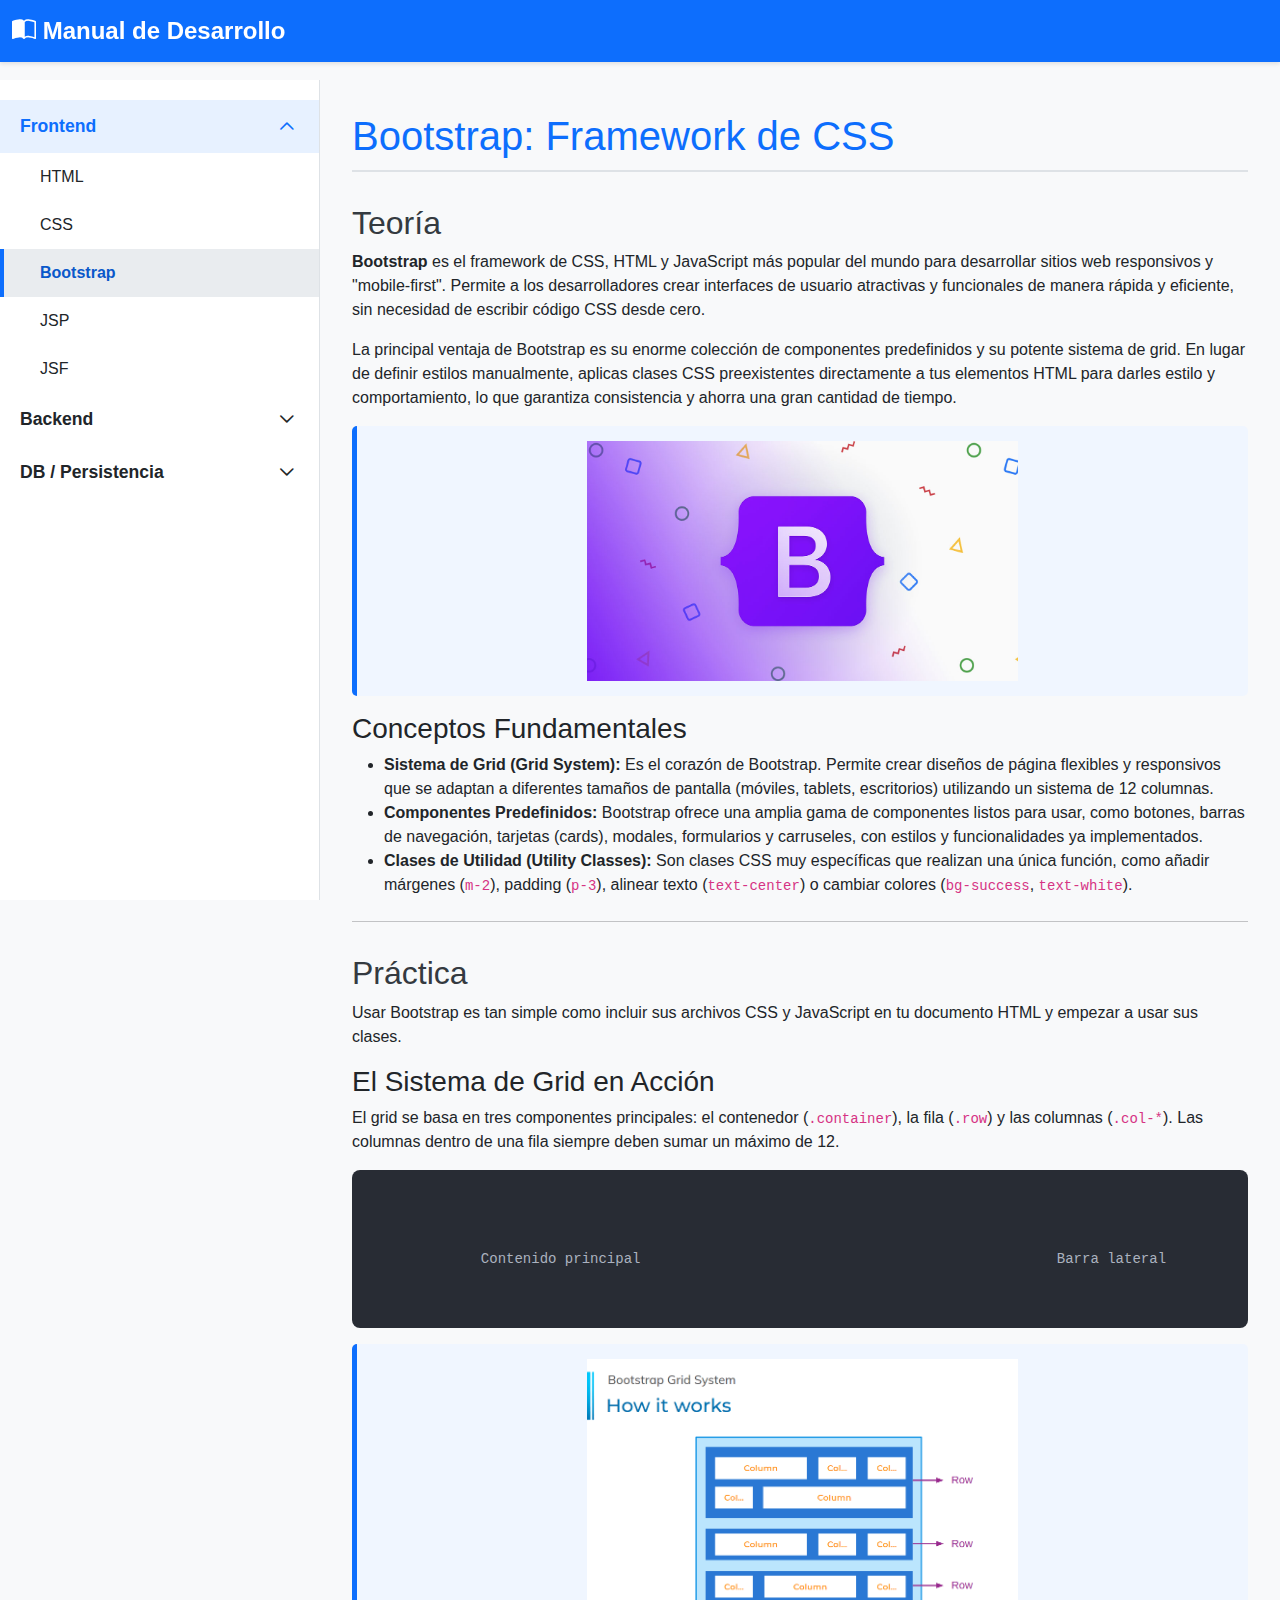
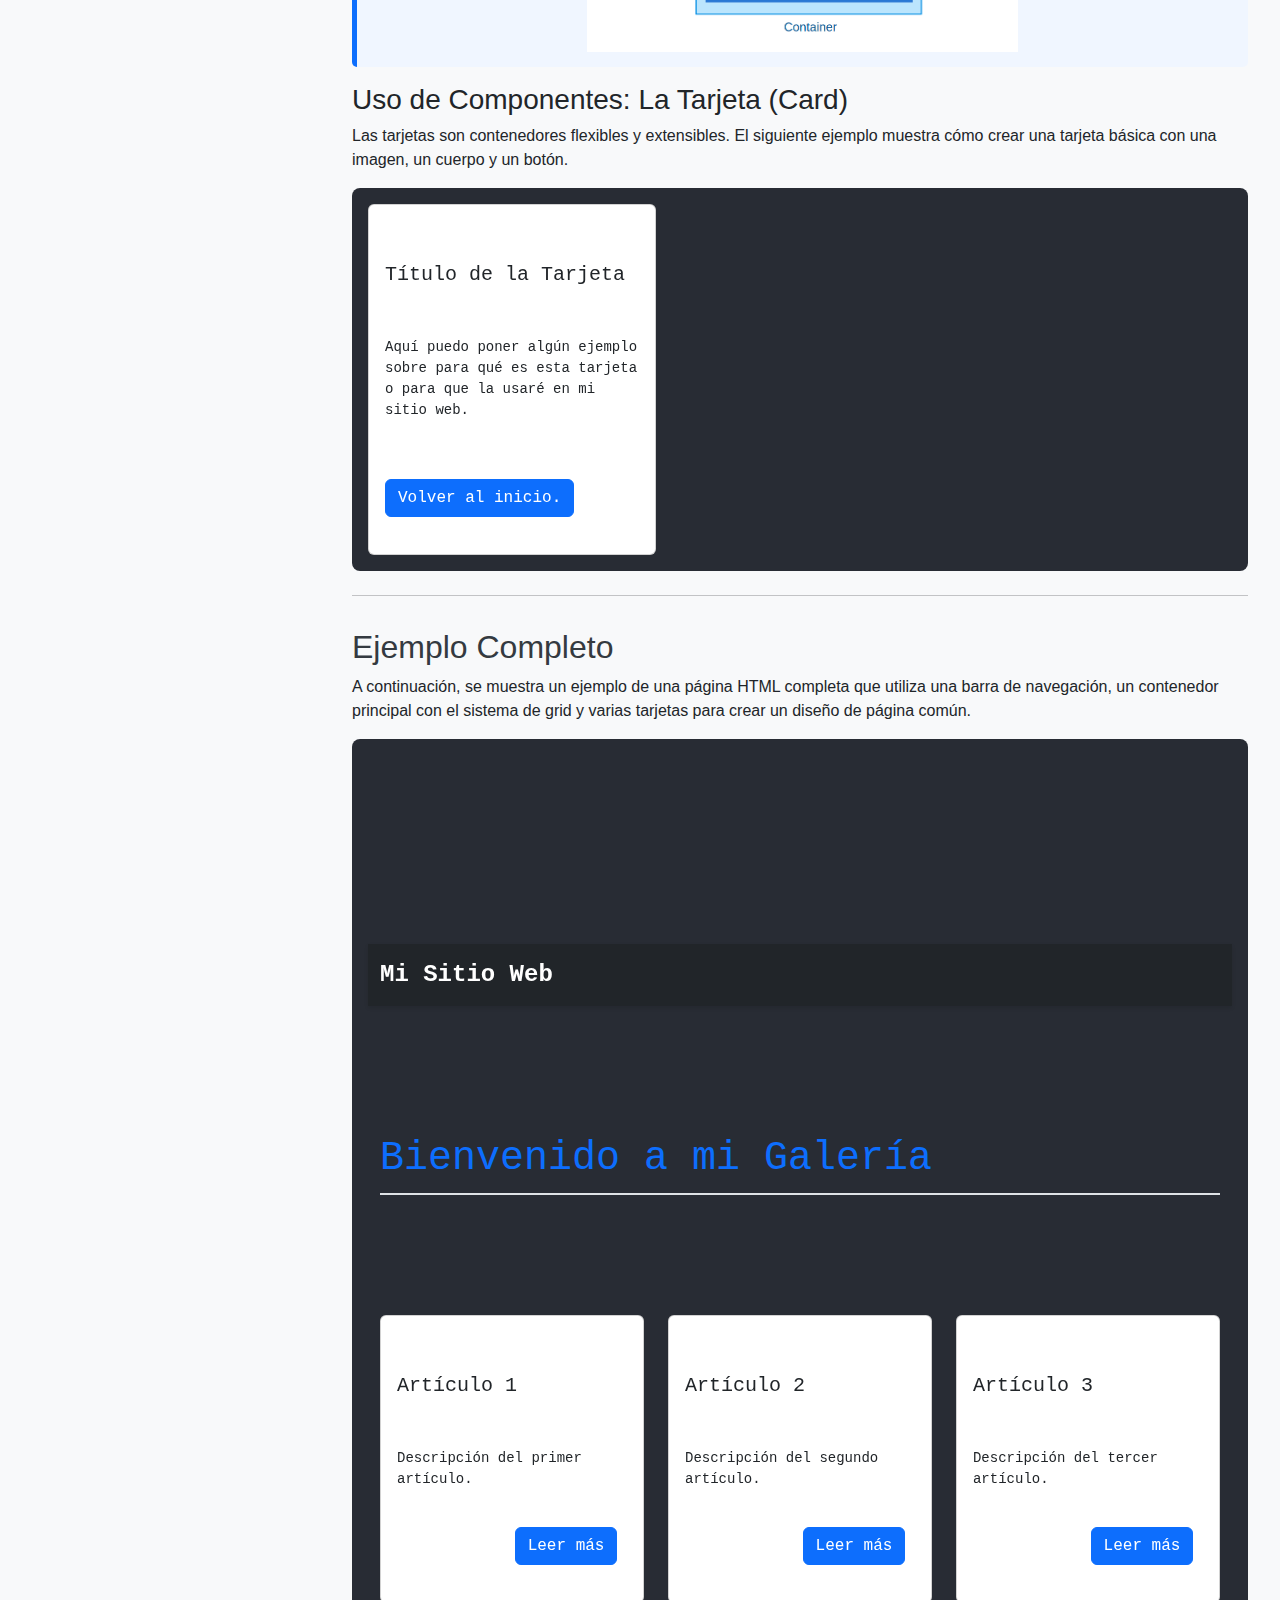
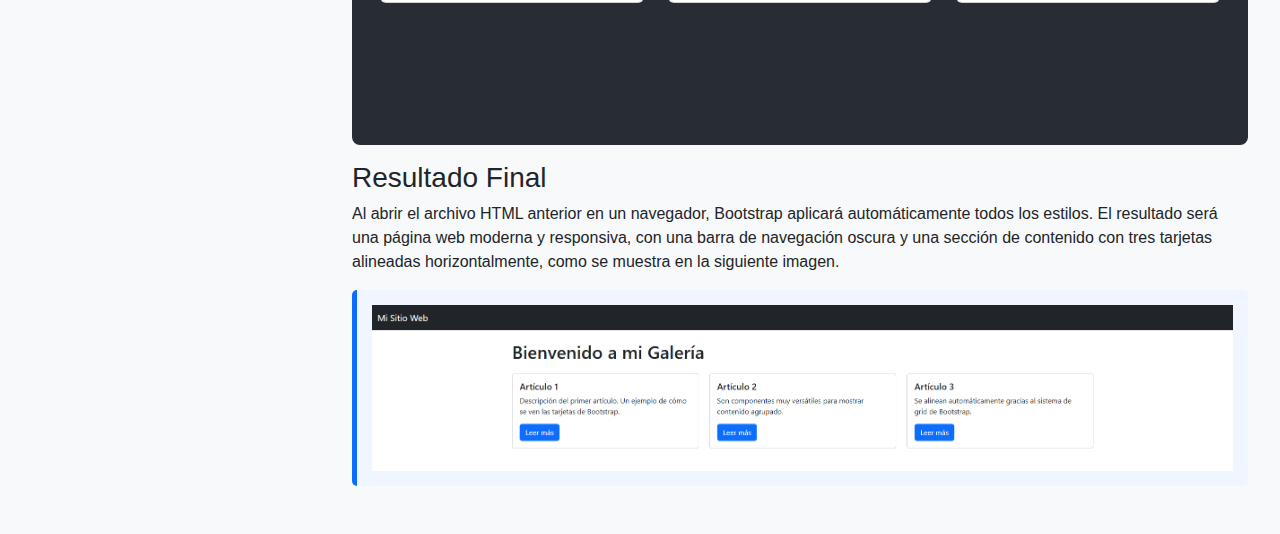
<file: paginas/frontend-bootstrap.html>
<!DOCTYPE html>
<html lang="es">

<head>
    <meta charset="UTF-8">
    <meta name="viewport" content="width=device-width, initial-scale=1.0">
    <title>Manual - Frontend - Bootstrap</title>
    <link href="https://cdn.jsdelivr.net/npm/bootstrap@5.3.3/dist/css/bootstrap.min.css" rel="stylesheet">
    <link rel="stylesheet" href="https://cdn.jsdelivr.net/npm/bootstrap-icons@1.11.3/font/bootstrap-icons.min.css">
    <link rel="stylesheet" href="../estilos/manual.css">
</head>

<body>
    <nav class="navbar navbar-expand-lg navbar-dark bg-primary fixed-top">
        <div class="container-fluid">
            <a class="navbar-brand" href="../index.html">
                <i class="bi bi-book-half"></i>
                 Manual de Desarrollo
            </a>
        </div>
    </nav>

    <div class="page-wrapper container-fluid">
        <div class="row">
            <aside class="col-md-3 sidenav">
                <div class="accordion accordion-flush sidebar-accordion" id="sidebarAccordion">
                    <div class="accordion-item">
                        <h2 class="accordion-header" id="headingFrontend">
                            <button class="accordion-button" type="button" data-bs-toggle="collapse"
                                data-bs-target="#collapseFrontend" aria-expanded="true"
                                aria-controls="collapseFrontend">Frontend</button>
                        </h2>
                        <div id="collapseFrontend" class="accordion-collapse collapse show"
                            aria-labelledby="headingFrontend" data-bs-parent="#sidebarAccordion">
                            <div class="accordion-body">
                                <a href="frontend-html.html">HTML</a>
                                <a href="frontend-css.html">CSS</a>
                                <a href="frontend-bootstrap.html" class="active">Bootstrap</a>
                                <a href="frontend-jsp.html">JSP</a>
                                <a href="frontend-jsf.html">JSF</a>
                            </div>
                        </div>
                    </div>
                    <div class="accordion-item">
                        <h2 class="accordion-header" id="headingBackend">
                            <button class="accordion-button collapsed" type="button" data-bs-toggle="collapse"
                                data-bs-target="#collapseBackend" aria-expanded="false"
                                aria-controls="collapseBackend">Backend</button>
                        </h2>
                        <div id="collapseBackend" class="accordion-collapse collapse" aria-labelledby="headingBackend"
                            data-bs-parent="#sidebarAccordion">
                            <div class="accordion-body">
                                <a href="backend-maven.html">Maven y pom.xml</a>
                                <a href="backend-servlet.html">Servlets</a>
                                <a href="backend-dao.html">Patrón DAO</a>
                                <a href="backend-ejb.html">EJB</a>
                            </div>
                        </div>
                    </div>
                    <div class="accordion-item">
                        <h2 class="accordion-header" id="headingDb">
                            <button class="accordion-button collapsed" type="button" data-bs-toggle="collapse"
                                data-bs-target="#collapseDb" aria-expanded="false" aria-controls="collapseDb">DB /
                                Persistencia</button>
                        </h2>
                        <div id="collapseDb" class="accordion-collapse collapse" aria-labelledby="headingDb"
                            data-bs-parent="#sidebarAccordion">
                            <div class="accordion-body">
                                <a href="db-jpa.html">JPA</a>
                                <a href="db-persistence.html">persistence.xml</a>
                                <a href="db-jndi-jdbc.html">JNDI / JDBC</a>
                                <a href="db-hibernate.html">Hibernate / ORM</a>
                            </div>
                        </div>
                    </div>
                </div>
            </aside>
            <main class="col-md-9 content">
                <h1>Bootstrap: Framework de CSS</h1>
                <div class="mb-4">
                    <h2>Teoría</h2>
                    <p><strong>Bootstrap</strong> es el framework de CSS, HTML y JavaScript más popular del mundo para
                        desarrollar sitios web responsivos y "mobile-first". Permite a los desarrolladores crear
                        interfaces de usuario atractivas y funcionales de manera rápida y eficiente, sin necesidad de
                        escribir código CSS desde cero.</p>
                    <p>La principal ventaja de Bootstrap es su enorme colección de componentes predefinidos y su potente
                        sistema de grid. En lugar de definir estilos manualmente, aplicas clases CSS preexistentes
                        directamente a tus elementos HTML para darles estilo y comportamiento, lo que garantiza
                        consistencia y ahorra una gran cantidad de tiempo.</p>
                    <div class="placeholder-box my-3">
                        <img src="../imagenes/Frontend/bootstraplogo.jpg" class="img-fluid mx-auto d-block"
                            alt="Logo de Bootstrap" style="width: 50%;">
                    </div>

                    <h3>Conceptos Fundamentales</h3>
                    <ul>
                        <li><strong>Sistema de Grid (Grid System):</strong> Es el corazón de Bootstrap. Permite crear
                            diseños de página flexibles y responsivos que se adaptan a diferentes tamaños de pantalla
                            (móviles, tablets, escritorios) utilizando un sistema de 12 columnas.</li>
                        <li><strong>Componentes Predefinidos:</strong> Bootstrap ofrece una amplia gama de componentes
                            listos para usar, como botones, barras de navegación, tarjetas (cards), modales, formularios
                            y carruseles, con estilos y funcionalidades ya implementados.</li>
                        <li><strong>Clases de Utilidad (Utility Classes):</strong> Son clases CSS muy específicas que
                            realizan una única función, como añadir márgenes (<code>m-2</code>), padding
                            (<code>p-3</code>), alinear texto (<code>text-center</code>) o cambiar colores
                            (<code>bg-success</code>, <code>text-white</code>).</li>
                    </ul>
                </div>

                <hr>

                <div class="mb-4">
                    <h2>Práctica</h2>
                    <p>Usar Bootstrap es tan simple como incluir sus archivos CSS y JavaScript en tu documento HTML y
                        empezar a usar sus clases.</p>

                    <h3>El Sistema de Grid en Acción</h3>
                    <p>El grid se basa en tres componentes principales: el contenedor (<code>.container</code>), la fila
                        (<code>.row</code>) y las columnas (<code>.col-*</code>). Las columnas dentro de una fila
                        siempre deben sumar un máximo de 12.</p>
                    <pre class="code-block"><code><div class="container">
    <div class="row">
        <div class="col-md-8">
            Contenido principal
        </div>
        <div class="col-md-4">
            Barra lateral
        </div>
    </div>
</div></code></pre>
                    <div class="placeholder-box my-3">
                        <img src="../imagenes/Frontend/bootstrapgrid.png" class="img-fluid mx-auto d-block"
                            alt="(Diagrama visual del sistema de Grid con container, row y cols)" style="width: 50%;">
                    </div>

                    <h3>Uso de Componentes: La Tarjeta (Card)</h3>
                    <p>Las tarjetas son contenedores flexibles y extensibles. El siguiente ejemplo muestra cómo crear
                        una tarjeta básica con una imagen, un cuerpo y un botón.</p>
                    <pre class="code-block"><code><div class="card" style="width: 18rem;">
    <div class="card-body">
        <h5 class="card-title">Título de la Tarjeta</h5>
        <p class="card-text">Aquí puedo poner algún ejemplo sobre para qué es esta tarjeta o para que la usaré en mi sitio web.</p>
        <a href="#" class="btn btn-primary">Volver al inicio.</a>
    </div>
</div></code></pre>
                </div>

                <hr>

                <div>
                    <h2>Ejemplo Completo</h2>
                    <p>A continuación, se muestra un ejemplo de una página HTML completa que utiliza una barra de
                        navegación, un contenedor principal con el sistema de grid y varias tarjetas para crear un
                        diseño de página común.</p>
                    <pre class="code-block"><code><!doctype html>
<html lang="es">
  <head>
    <meta charset="utf-8">
    <meta name="viewport" content="width=device-width, initial-scale=1">
    <title>Página con Bootstrap</title>
  </head>
  <body>
    <nav class="navbar navbar-expand-lg navbar-dark bg-dark">
      <div class="container-fluid">
        <a class="navbar-brand" href="#">Mi Sitio Web</a>
      </div>
    </nav>

    <div class="container mt-4">
      <h1>Bienvenido a mi Galería</h1>
      <div class="row mt-3">
        <div class="col-md-4">
          <div class="card">
            <div class="card-body">
              <h5 class="card-title">Artículo 1</h5>
              <p class="card-text">Descripción del primer artículo.</p>
              <a href="#" class="btn btn-primary">Leer más</a>
            </div>
          </div>
        </div>
        <div class="col-md-4">
          <div class="card">
            <div class="card-body">
              <h5 class="card-title">Artículo 2</h5>
              <p class="card-text">Descripción del segundo artículo.</p>
              <a href="#" class="btn btn-primary">Leer más</a>
            </div>
          </div>
        </div>
        <div class="col-md-4">
          <div class="card">
            <div class="card-body">
              <h5 class="card-title">Artículo 3</h5>
              <p class="card-text">Descripción del tercer artículo.</p>
              <a href="#" class="btn btn-primary">Leer más</a>
            </div>
          </div>
        </div>
      </div>
    </div>
  </body>
</html></code></pre>

                    <h3>Resultado Final</h3>
                    <p>Al abrir el archivo HTML anterior en un navegador, Bootstrap aplicará automáticamente todos los
                        estilos. El resultado será una página web moderna y responsiva, con una barra de navegación
                        oscura y una sección de contenido con tres tarjetas alineadas horizontalmente, como se muestra
                        en la siguiente imagen.</p>

                    <div class="placeholder-box my-3">
                        <img src="../imagenes/Frontend/paginafinal.png" class="img-fluid mx-auto d-block"
                            alt="Captura de pantalla del resultado final del ejemplo completo" style="width: 100%;">
                    </div>
                </div>
            </main>
        </div>
    </div>
    <script src="https://cdn.jsdelivr.net/npm/bootstrap@5.3.3/dist/js/bootstrap.bundle.min.js"></script>
</body>

</html>
</file>
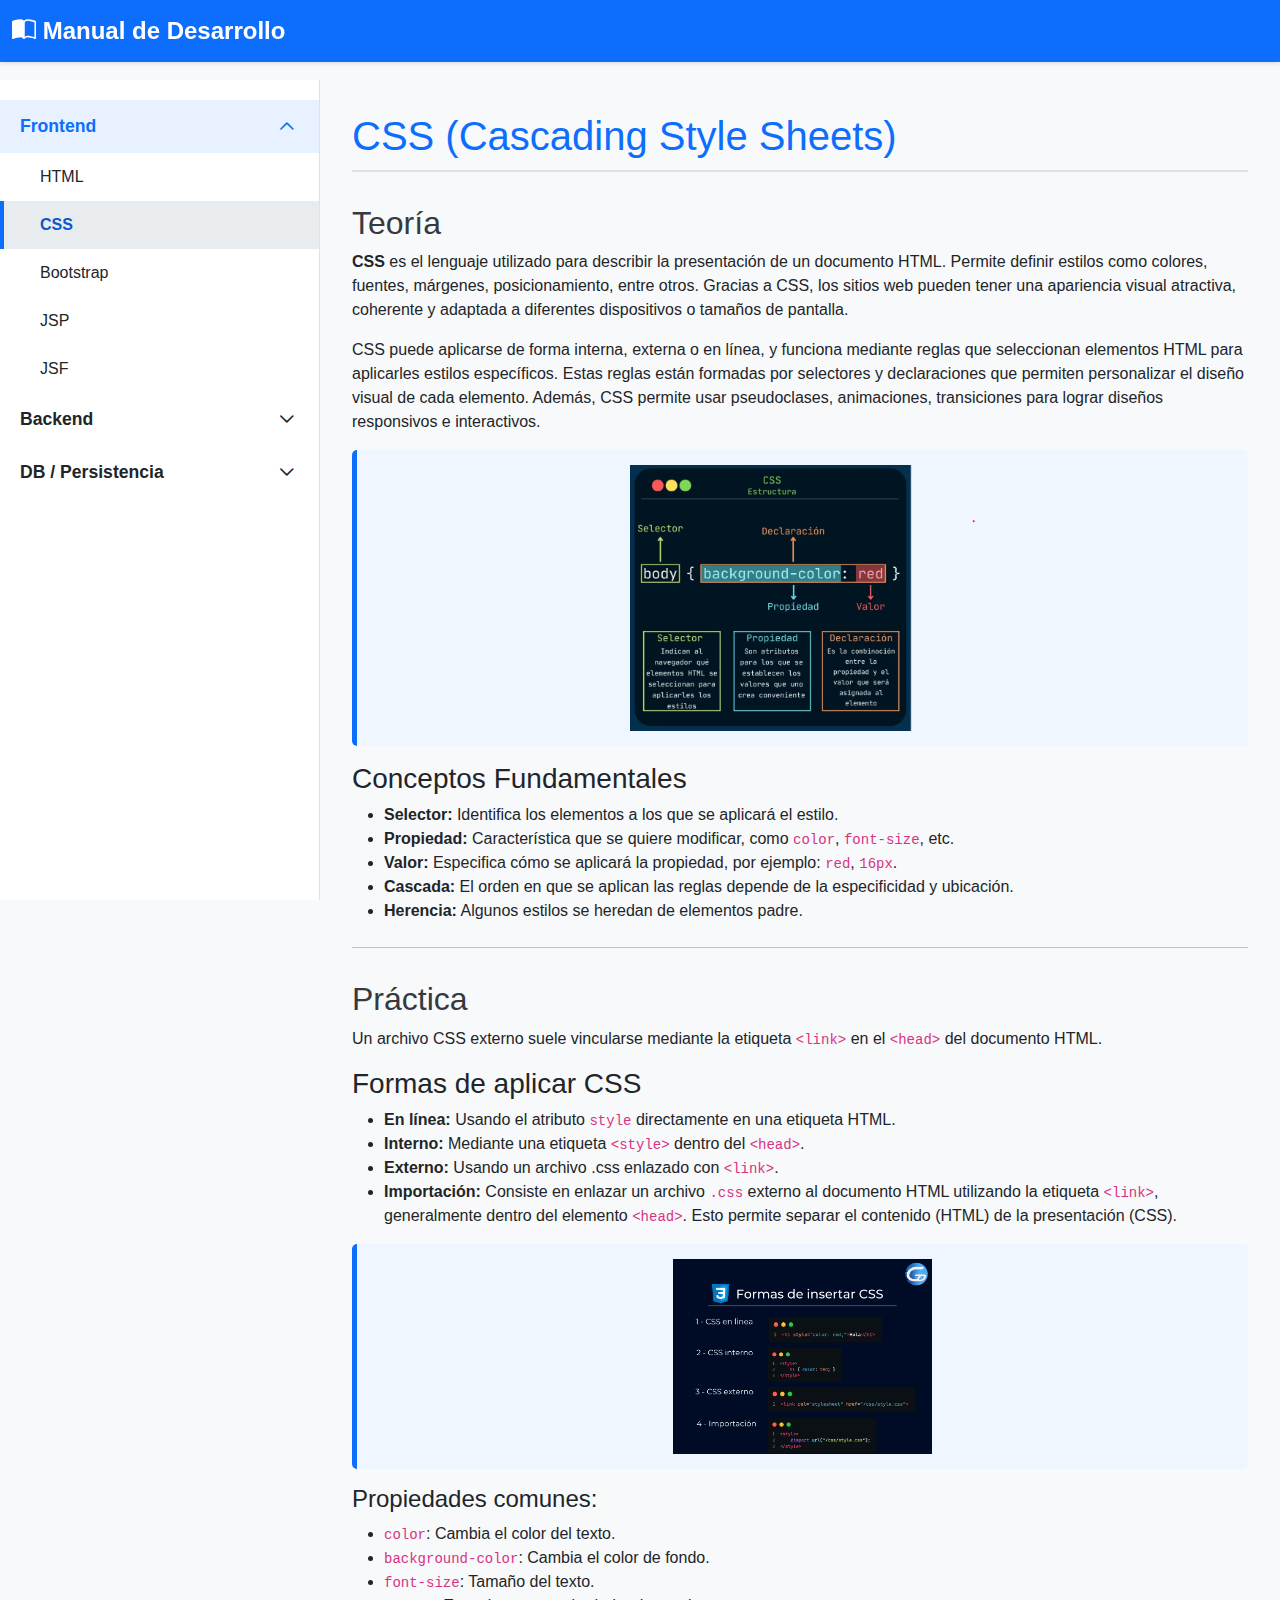
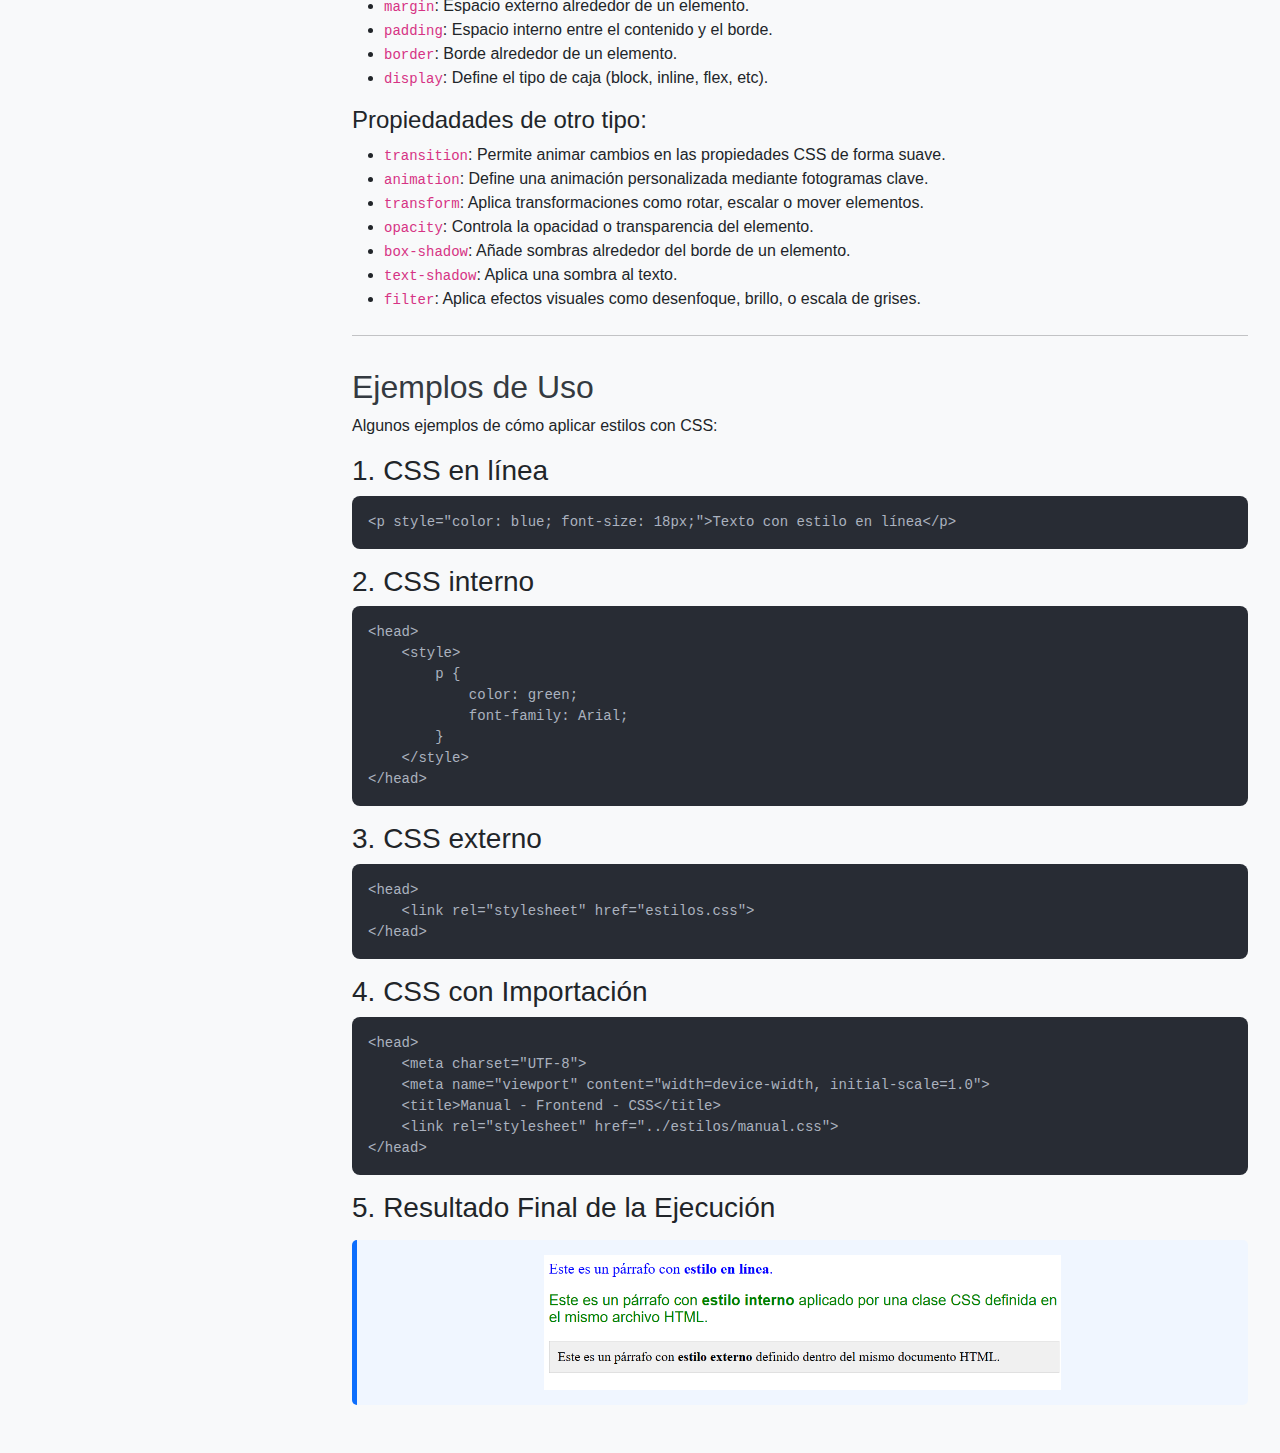
<file: paginas/frontend-css.html>
<!DOCTYPE html>
<html lang="es">

<head>
    <meta charset="UTF-8">
    <meta name="viewport" content="width=device-width, initial-scale=1.0">
    <title>Manual - Frontend - CSS</title>
    <link href="https://cdn.jsdelivr.net/npm/bootstrap@5.3.3/dist/css/bootstrap.min.css" rel="stylesheet">
    <link rel="stylesheet" href="https://cdn.jsdelivr.net/npm/bootstrap-icons@1.11.3/font/bootstrap-icons.min.css">
    <link rel="stylesheet" href="../estilos/manual.css">
</head>

<body>
    <nav class="navbar navbar-expand-lg navbar-dark bg-primary fixed-top">
        <div class="container-fluid">
            <a class="navbar-brand" href="../index.html">
                <i class="bi bi-book-half"></i>
                 Manual de Desarrollo
            </a>
        </div>
    </nav>

    <div class="page-wrapper container-fluid">
        <div class="row">
            <aside class="col-md-3 sidenav">
                <div class="accordion accordion-flush sidebar-accordion" id="sidebarAccordion">
                    <div class="accordion-item">
                        <h2 class="accordion-header" id="headingFrontend">
                            <button class="accordion-button" type="button" data-bs-toggle="collapse"
                                data-bs-target="#collapseFrontend" aria-expanded="true"
                                aria-controls="collapseFrontend">Frontend</button>
                        </h2>
                        <div id="collapseFrontend" class="accordion-collapse collapse show"
                            aria-labelledby="headingFrontend" data-bs-parent="#sidebarAccordion">
                            <div class="accordion-body">
                                <a href="frontend-html.html">HTML</a>
                                <a href="frontend-css.html" class="active">CSS</a>
                                <a href="frontend-bootstrap.html">Bootstrap</a>
                                <a href="frontend-jsp.html">JSP</a>
                                <a href="frontend-jsf.html">JSF</a>
                            </div>
                        </div>
                    </div>
                    <div class="accordion-item">
                        <h2 class="accordion-header" id="headingBackend">
                            <button class="accordion-button collapsed" type="button" data-bs-toggle="collapse"
                                data-bs-target="#collapseBackend" aria-expanded="false"
                                aria-controls="collapseBackend">Backend</button>
                        </h2>
                        <div id="collapseBackend" class="accordion-collapse collapse"
                            aria-labelledby="headingBackend" data-bs-parent="#sidebarAccordion">
                            <div class="accordion-body">
                                <a href="backend-maven.html">Maven y pom.xml</a>
                                <a href="backend-servlet.html">Servlets</a>
                                <a href="backend-dao.html">Patrón DAO</a>
                                <a href="backend-ejb.html">EJB</a>
                            </div>
                        </div>
                    </div>
                    <div class="accordion-item">
                        <h2 class="accordion-header" id="headingDb">
                            <button class="accordion-button collapsed" type="button" data-bs-toggle="collapse"
                                data-bs-target="#collapseDb" aria-expanded="false"
                                aria-controls="collapseDb">DB / Persistencia</button>
                        </h2>
                        <div id="collapseDb" class="accordion-collapse collapse" aria-labelledby="headingDb"
                            data-bs-parent="#sidebarAccordion">
                            <div class="accordion-body">
                                <a href="db-jpa.html">JPA</a>
                                <a href="db-persistence.html">persistence.xml</a>
                                <a href="db-jndi-jdbc.html">JNDI / JDBC</a>
                                <a href="db-hibernate.html">Hibernate / ORM</a>
                            </div>
                        </div>
                    </div>
                </div>
            </aside>

            <main class="col-md-9 content">
                <h1>CSS (Cascading Style Sheets)</h1>

                <div class="mb-4">
                    <h2>Teoría</h2>
                    <p><strong>CSS</strong> es el lenguaje utilizado para describir la presentación de un documento HTML. Permite definir estilos como colores, fuentes, márgenes, posicionamiento, entre otros. Gracias a CSS, los sitios web pueden tener una apariencia visual atractiva, coherente y adaptada a diferentes dispositivos o tamaños de pantalla.</p>
                    <p>CSS puede aplicarse de forma interna, externa o en línea, y funciona mediante reglas que seleccionan elementos HTML para aplicarles estilos específicos. Estas reglas están formadas por selectores y declaraciones que permiten personalizar el diseño visual de cada elemento. Además, CSS permite usar pseudoclases, animaciones, transiciones para lograr diseños responsivos e interactivos.</p>

                    <div class="placeholder-box my-3">
                        <img src="../imagenes/Fronted/EstructuraCSS.png" class="img-fluid mx-auto d-block" alt="Estructura CSS" style="width: 40%;">
                    </div>

                    <h3>Conceptos Fundamentales</h3>
                    <ul>
                        <li><strong>Selector:</strong> Identifica los elementos a los que se aplicará el estilo.</li>
                        <li><strong>Propiedad:</strong> Característica que se quiere modificar, como <code>color</code>, <code>font-size</code>, etc.</li>
                        <li><strong>Valor:</strong> Especifica cómo se aplicará la propiedad, por ejemplo: <code>red</code>, <code>16px</code>.</li>
                        <li><strong>Cascada:</strong> El orden en que se aplican las reglas depende de la especificidad y ubicación.</li>
                        <li><strong>Herencia:</strong> Algunos estilos se heredan de elementos padre.</li>
                    </ul>
                </div>

                <hr>

                <div class="mb-4">
                    <h2>Práctica</h2>
                    <p>Un archivo CSS externo suele vincularse mediante la etiqueta <code>&lt;link&gt;</code> en el <code>&lt;head&gt;</code> del documento HTML.</p>

                    <h3>Formas de aplicar CSS</h3>
                    <ul>
                        <li><strong>En línea:</strong> Usando el atributo <code>style</code> directamente en una etiqueta HTML.</li>
                        <li><strong>Interno:</strong> Mediante una etiqueta <code>&lt;style&gt;</code> dentro del <code>&lt;head&gt;</code>.</li>
                        <li><strong>Externo:</strong> Usando un archivo .css enlazado con <code>&lt;link&gt;</code>.</li>
                        <li><strong>Importación:</strong> Consiste en enlazar un archivo <code>.css</code> externo al documento HTML utilizando la etiqueta <code>&lt;link&gt;</code>, generalmente dentro del elemento <code>&lt;head&gt;</code>. Esto permite separar el contenido (HTML) de la presentación (CSS).</li>
                    </ul>

                    <div class="placeholder-box my-3">
                        <img src="../imagenes/Fronted/FormasCSS.png" class="img-fluid mx-auto d-block" alt="Formas de aplicar CSS" style="width: 30%;">
                    </div>

                    <h4>Propiedades comunes:</h4>
                    <ul>
                        <li><code>color</code>: Cambia el color del texto.</li>
                        <li><code>background-color</code>: Cambia el color de fondo.</li>
                        <li><code>font-size</code>: Tamaño del texto.</li>
                        <li><code>margin</code>: Espacio externo alrededor de un elemento.</li>
                        <li><code>padding</code>: Espacio interno entre el contenido y el borde.</li>
                        <li><code>border</code>: Borde alrededor de un elemento.</li>
                        <li><code>display</code>: Define el tipo de caja (block, inline, flex, etc).</li>
                    </ul>
                    <h4>Propiedadades de otro tipo:</h4>
                    <ul>
                        <li><code>transition</code>: Permite animar cambios en las propiedades CSS de forma suave.</li>
                        <li><code>animation</code>: Define una animación personalizada mediante fotogramas clave.</li>
                        <li><code>transform</code>: Aplica transformaciones como rotar, escalar o mover elementos.</li>
                        <li><code>opacity</code>: Controla la opacidad o transparencia del elemento.</li>
                        <li><code>box-shadow</code>: Añade sombras alrededor del borde de un elemento.</li>
                        <li><code>text-shadow</code>: Aplica una sombra al texto.</li>
                        <li><code>filter</code>: Aplica efectos visuales como desenfoque, brillo, o escala de grises.</li>
                    </ul>
                </div>

                <hr>

                <div>
                    <h2>Ejemplos de Uso</h2>
                    <p>Algunos ejemplos de cómo aplicar estilos con CSS:</p>

                    <h3>1. CSS en línea</h3>
                    <pre class="code-block"><code>&lt;p style="color: blue; font-size: 18px;"&gt;Texto con estilo en línea&lt;/p&gt;</code></pre>

                    <h3>2. CSS interno</h3>
                    <pre class="code-block"><code>&lt;head&gt;
    &lt;style&gt;
        p {
            color: green;
            font-family: Arial;
        }
    &lt;/style&gt;
&lt;/head&gt;</code></pre>

                    <h3>3. CSS externo</h3>
                    <pre class="code-block"><code>&lt;head&gt;
    &lt;link rel="stylesheet" href="estilos.css"&gt;
&lt;/head&gt;</code></pre>

                    <h3>4. CSS con Importación</h3>
                    <pre class="code-block"><code>&lt;head&gt;
    &lt;meta charset="UTF-8"&gt;
    &lt;meta name="viewport" content="width=device-width, initial-scale=1.0"&gt;
    &lt;title&gt;Manual - Frontend - CSS&lt;/title&gt;
    &lt;link rel="stylesheet" href="../estilos/manual.css"&gt;
&lt;/head&gt;</code></pre>



                    <h3>5. Resultado Final de la Ejecución</h3>
                    <div class="placeholder-box my-3">
                        <img src="../imagenes/Fronted/ResultadoCSS.png" class="img-fluid mx-auto d-block" alt="Resultado CSS" style="width: 60%;">
                    </div>
                </div>
            </main>
        </div>
    </div>

    <script src="https://cdn.jsdelivr.net/npm/bootstrap@5.3.3/dist/js/bootstrap.bundle.min.js"></script>
</body>

</html>
</file>
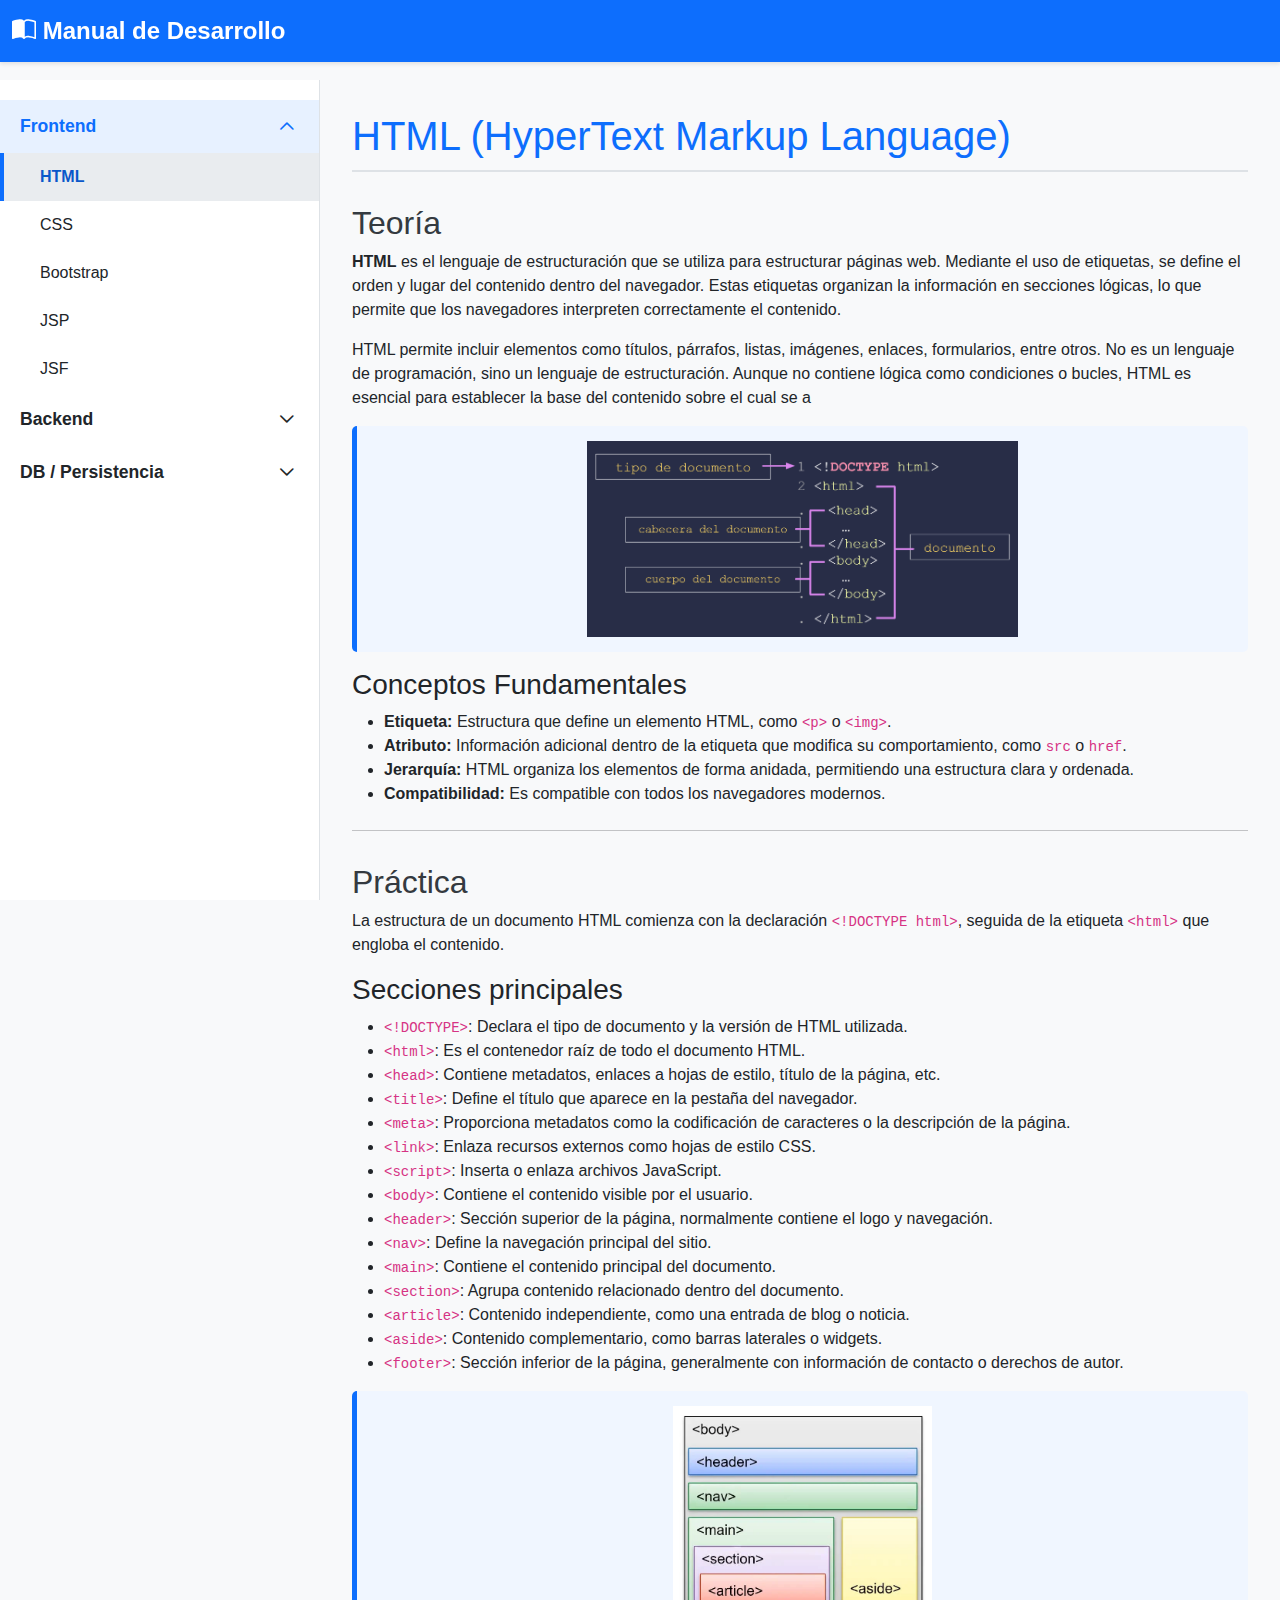
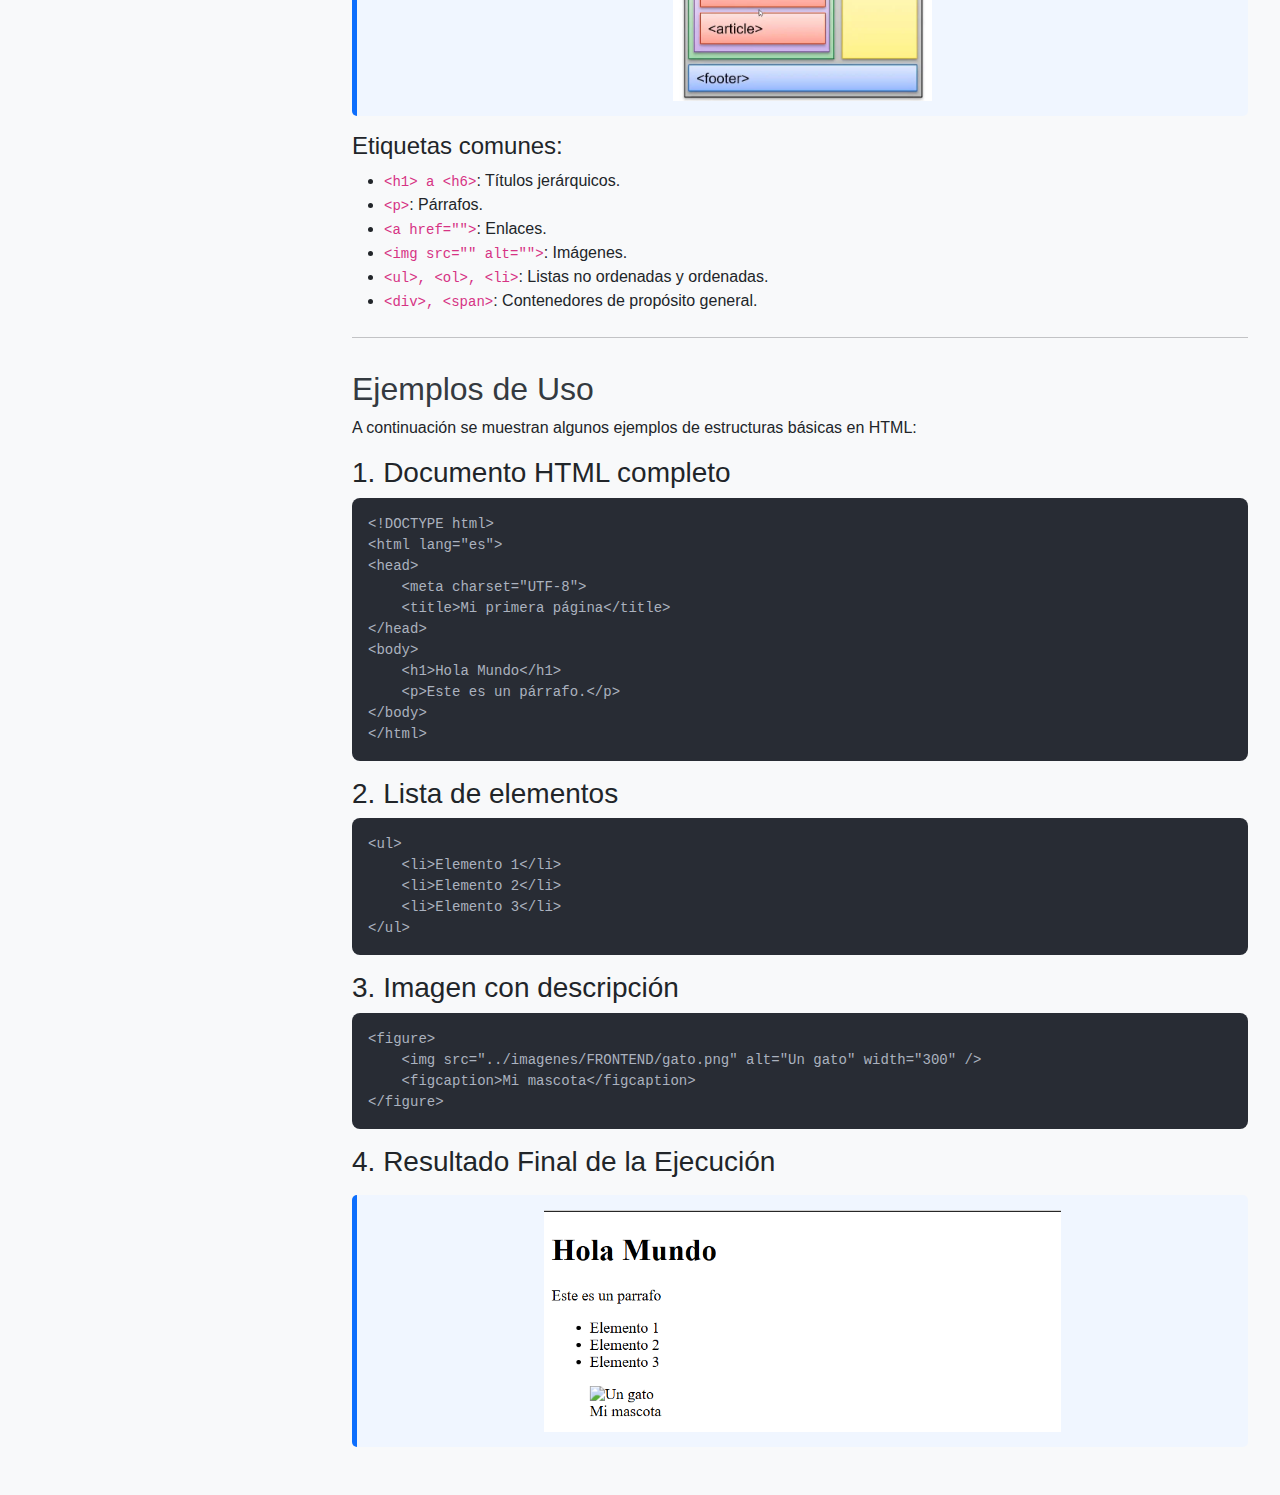
<file: paginas/frontend-html.html>
<!DOCTYPE html>
<html lang="es">

<head>
    <meta charset="UTF-8">
    <meta name="viewport" content="width=device-width, initial-scale=1.0">
    <title>Manual - Frontend - HTML</title>
    <link rel="icon" href="../imagenes/logo.webp" type="webp">
    <link href="https://cdn.jsdelivr.net/npm/bootstrap@5.3.3/dist/css/bootstrap.min.css" rel="stylesheet">
    <link rel="stylesheet" href="https://cdn.jsdelivr.net/npm/bootstrap-icons@1.11.3/font/bootstrap-icons.min.css">
    <link rel="stylesheet" href="../estilos/manual.css">
</head>

<body>
    <nav class="navbar navbar-expand-lg navbar-dark bg-primary fixed-top">
        <div class="container-fluid">
            <a class="navbar-brand" href="../index.html">
                <i class="bi bi-book-half"></i>
                 Manual de Desarrollo
            </a>
        </div>
    </nav>
    <div class="page-wrapper container-fluid">
        <div class="row">
            <aside class="col-md-3 sidenav">
                <div class="accordion accordion-flush sidebar-accordion" id="sidebarAccordion">
                    <div class="accordion-item">
                        <h2 class="accordion-header" id="headingFrontend">
                            <button class="accordion-button" type="button" data-bs-toggle="collapse"
                                data-bs-target="#collapseFrontend" aria-expanded="true"
                                aria-controls="collapseFrontend">Frontend</button>
                        </h2>
                        <div id="collapseFrontend" class="accordion-collapse collapse show" aria-labelledby="headingFrontend"
                            data-bs-parent="#sidebarAccordion">
                            <div class="accordion-body">
                                <a href="frontend-html.html" class="active">HTML</a>
                                <a href="frontend-css.html">CSS</a>
                                <a href="frontend-bootstrap.html">Bootstrap</a>
                                <a href="frontend-jsp.html">JSP</a>
                                <a href="frontend-jsf.html">JSF</a>
                            </div>
                        </div>
                    </div>
                    <div class="accordion-item">
                        <h2 class="accordion-header" id="headingBackend">
                            <button class="accordion-button collapsed" type="button" data-bs-toggle="collapse"
                                data-bs-target="#collapseBackend" aria-expanded="false"
                                aria-controls="collapseBackend">Backend</button>
                        </h2>
                        <div id="collapseBackend" class="accordion-collapse collapse" aria-labelledby="headingBackend"
                            data-bs-parent="#sidebarAccordion">
                            <div class="accordion-body">
                                <a href="backend-maven.html">Maven y pom.xml</a>
                                <a href="backend-servlet.html">Servlets</a>
                                <a href="backend-dao.html">Patrón DAO</a>
                                <a href="backend-ejb.html">EJB</a>
                            </div>
                        </div>
                    </div>
                    <div class="accordion-item">
                        <h2 class="accordion-header" id="headingDb">
                            <button class="accordion-button collapsed" type="button" data-bs-toggle="collapse"
                                data-bs-target="#collapseDb" aria-expanded="false" aria-controls="collapseDb">DB /
                                Persistencia</button>
                        </h2>
                        <div id="collapseDb" class="accordion-collapse collapse" aria-labelledby="headingDb"
                            data-bs-parent="#sidebarAccordion">
                            <div class="accordion-body">
                                <a href="db-jpa.html">JPA</a>
                                <a href="db-persistence.html">persistence.xml</a>
                                <a href="db-jndi-jdbc.html">JNDI / JDBC</a>
                                <a href="db-hibernate.html">Hibernate / ORM</a>
                            </div>
                        </div>
                    </div>
                </div>
            </aside>
            <main class="col-md-9 content">
                <h1>HTML (HyperText Markup Language)</h1>
                <div class="mb-4">
                    <h2>Teoría</h2>
                    <p><strong>HTML</strong> es el lenguaje de estructuración que se utiliza para estructurar páginas web. Mediante el uso de etiquetas, se define el orden y lugar del contenido dentro del navegador. Estas etiquetas organizan la información en secciones lógicas, lo que permite que los navegadores interpreten correctamente el contenido.</p>
                    <p>HTML permite incluir elementos como títulos, párrafos, listas, imágenes, enlaces, formularios, entre otros. No es un lenguaje de programación, sino un lenguaje de estructuración. Aunque no contiene lógica como condiciones o bucles, HTML es esencial para establecer la base del contenido sobre el cual se a

                    <div class="placeholder-box my-3">
                        <img src="../imagenes/Frontend/EstructuraHTML.png" class="img-fluid mx-auto d-block" alt="Estructura HTML" style="width: 50%;">
                    </div>

                    <h3>Conceptos Fundamentales</h3>
                    <ul>
                        <li><strong>Etiqueta:</strong> Estructura que define un elemento HTML, como <code>&lt;p&gt;</code> o <code>&lt;img&gt;</code>.</li>
                        <li><strong>Atributo:</strong> Información adicional dentro de la etiqueta que modifica su comportamiento, como <code>src</code> o <code>href</code>.</li>
                        <li><strong>Jerarquía:</strong> HTML organiza los elementos de forma anidada, permitiendo una estructura clara y ordenada.</li>
                        <li><strong>Compatibilidad:</strong> Es compatible con todos los navegadores modernos.</li>
                    </ul>
                </div>

                <hr>

                <div class="mb-4">
                    <h2>Práctica</h2>
                    <p>La estructura de un documento HTML comienza con la declaración <code>&lt;!DOCTYPE html&gt;</code>, seguida de la etiqueta <code>&lt;html&gt;</code> que engloba el contenido.</p>

                    <h3>Secciones principales</h3>
                        <ul>
                            <li><code>&lt;!DOCTYPE&gt;</code>: Declara el tipo de documento y la versión de HTML utilizada.</li>
                            <li><code>&lt;html&gt;</code>: Es el contenedor raíz de todo el documento HTML.</li>
                            <li><code>&lt;head&gt;</code>: Contiene metadatos, enlaces a hojas de estilo, título de la página, etc.</li>
                            <li><code>&lt;title&gt;</code>: Define el título que aparece en la pestaña del navegador.</li>
                            <li><code>&lt;meta&gt;</code>: Proporciona metadatos como la codificación de caracteres o la descripción de la página.</li>
                            <li><code>&lt;link&gt;</code>: Enlaza recursos externos como hojas de estilo CSS.</li>
                            <li><code>&lt;script&gt;</code>: Inserta o enlaza archivos JavaScript.</li>
                            <li><code>&lt;body&gt;</code>: Contiene el contenido visible por el usuario.</li>
                            <li><code>&lt;header&gt;</code>: Sección superior de la página, normalmente contiene el logo y navegación.</li>
                            <li><code>&lt;nav&gt;</code>: Define la navegación principal del sitio.</li>
                            <li><code>&lt;main&gt;</code>: Contiene el contenido principal del documento.</li>
                            <li><code>&lt;section&gt;</code>: Agrupa contenido relacionado dentro del documento.</li>
                            <li><code>&lt;article&gt;</code>: Contenido independiente, como una entrada de blog o noticia.</li>
                            <li><code>&lt;aside&gt;</code>: Contenido complementario, como barras laterales o widgets.</li>
                            <li><code>&lt;footer&gt;</code>: Sección inferior de la página, generalmente con información de contacto o derechos de autor.</li>
                        </ul>

                    <div class="placeholder-box my-3">
                        <img src="../imagenes/Frontend/PrincipalesHTML.webp" class="img-fluid mx-auto d-block" alt="Ejemplo HTML" style="width: 30%;">
                    </div>

                    <h4>Etiquetas comunes:</h4>
                    <ul>
                        <li><code>&lt;h1&gt; a &lt;h6&gt;</code>: Títulos jerárquicos.</li>
                        <li><code>&lt;p&gt;</code>: Párrafos.</li>
                        <li><code>&lt;a href=""&gt;</code>: Enlaces.</li>
                        <li><code>&lt;img src="" alt=""&gt;</code>: Imágenes.</li>
                        <li><code>&lt;ul&gt;, &lt;ol&gt;, &lt;li&gt;</code>: Listas no ordenadas y ordenadas.</li>
                        <li><code>&lt;div&gt;, &lt;span&gt;</code>: Contenedores de propósito general.</li>
                    </ul>
                </div>

                <hr>

                <div>
                    <h2>Ejemplos de Uso</h2>
                    <p>A continuación se muestran algunos ejemplos de estructuras básicas en HTML:</p>

                    <h3>1. Documento HTML completo</h3>
                    <pre class="code-block"><code>&lt;!DOCTYPE html&gt;
&lt;html lang="es"&gt;
&lt;head&gt;
    &lt;meta charset="UTF-8"&gt;
    &lt;title&gt;Mi primera página&lt;/title&gt;
&lt;/head&gt;
&lt;body&gt;
    &lt;h1&gt;Hola Mundo&lt;/h1&gt;
    &lt;p&gt;Este es un párrafo.&lt;/p&gt;
&lt;/body&gt;
&lt;/html&gt;</code></pre>

                    <h3>2. Lista de elementos</h3>
                    <pre class="code-block"><code>&lt;ul&gt;
    &lt;li&gt;Elemento 1&lt;/li&gt;
    &lt;li&gt;Elemento 2&lt;/li&gt;
    &lt;li&gt;Elemento 3&lt;/li&gt;
&lt;/ul&gt;</code></pre>

                    <h3>3. Imagen con descripción</h3>
                    <pre class="code-block"><code>&lt;figure&gt;
    &lt;img src="../imagenes/FRONTEND/gato.png" alt="Un gato" width="300" /&gt;
    &lt;figcaption&gt;Mi mascota&lt;/figcaption&gt;
&lt;/figure&gt;</code></pre>
                    <h3>4. Resultado Final de la Ejecución</h3>

                    <div class="placeholder-box my-3">
                        <img src="../imagenes/Frontend/EjemploHTML.png" class="img-fluid mx-auto d-block" alt="Resultado HTML" style="width: 60%;">
                    </div>
                </div>
            </main>
        </div>
    </div>
    <script src="https://cdn.jsdelivr.net/npm/bootstrap@5.3.3/dist/js/bootstrap.bundle.min.js"></script>
</body>
</html>
</file>
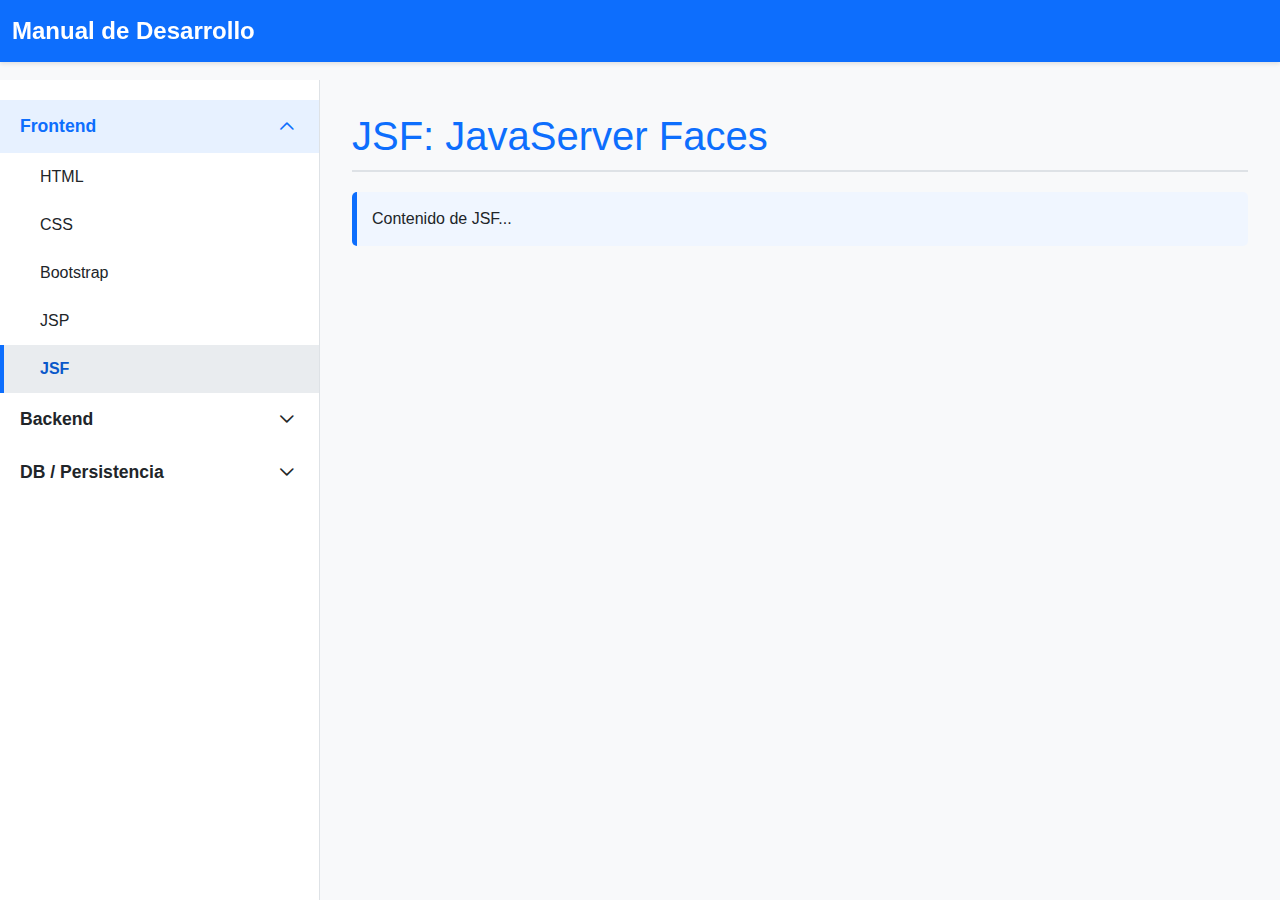
<file: paginas/frontend-jsf.html>
<!DOCTYPE html>
<html lang="es">
<head>
    <meta charset="UTF-8">
    <meta name="viewport" content="width=device-width, initial-scale=1.0">
    <title>Manual - Frontend - JSF</title>
    <link href="https://cdn.jsdelivr.net/npm/bootstrap@5.3.3/dist/css/bootstrap.min.css" rel="stylesheet">
    <link rel="stylesheet" href="https://cdn.jsdelivr.net/npm/bootstrap-icons@1.11.3/font/bootstrap-icons.min.css">
    <link rel="stylesheet" href="../estilos/manual.css">
</head>
<body>
    <nav class="navbar navbar-expand-lg navbar-dark bg-primary fixed-top">
        <div class="container-fluid">
            <a class="navbar-brand" href="../index.html">Manual de Desarrollo</a>
        </div>
    </nav>
    <div class="page-wrapper container-fluid">
        <div class="row">
            <aside class="col-md-3 sidenav">
                <div class="accordion accordion-flush sidebar-accordion" id="sidebarAccordion">
                    <div class="accordion-item">
                        <h2 class="accordion-header" id="headingFrontend">
                            <button class="accordion-button" type="button" data-bs-toggle="collapse" data-bs-target="#collapseFrontend" aria-expanded="true" aria-controls="collapseFrontend">Frontend</button>
                        </h2>
                        <div id="collapseFrontend" class="accordion-collapse collapse show" aria-labelledby="headingFrontend" data-bs-parent="#sidebarAccordion">
                            <div class="accordion-body">
                                <a href="frontend-html.html">HTML</a>
                                <a href="frontend-css.html">CSS</a>
                                <a href="frontend-bootstrap.html">Bootstrap</a>
                                <a href="frontend-jsp.html">JSP</a>
                                <a href="frontend-jsf.html" class="active">JSF</a>
                            </div>
                        </div>
                    </div>
                    <div class="accordion-item">
                        <h2 class="accordion-header" id="headingBackend">
                            <button class="accordion-button collapsed" type="button" data-bs-toggle="collapse" data-bs-target="#collapseBackend" aria-expanded="false" aria-controls="collapseBackend">Backend</button>
                        </h2>
                        <div id="collapseBackend" class="accordion-collapse collapse" aria-labelledby="headingBackend" data-bs-parent="#sidebarAccordion">
                            <div class="accordion-body">
                                <a href="backend-maven.html">Maven y pom.xml</a>
                                <a href="backend-servlet.html">Servlets</a>
                                <a href="backend-dao.html">Patrón DAO</a>
                                <a href="backend-ejb.html">EJB</a>
                            </div>
                        </div>
                    </div>
                    <div class="accordion-item">
                        <h2 class="accordion-header" id="headingDb">
                            <button class="accordion-button collapsed" type="button" data-bs-toggle="collapse" data-bs-target="#collapseDb" aria-expanded="false" aria-controls="collapseDb">DB / Persistencia</button>
                        </h2>
                        <div id="collapseDb" class="accordion-collapse collapse" aria-labelledby="headingDb" data-bs-parent="#sidebarAccordion">
                            <div class="accordion-body">
                                <a href="db-jpa.html">JPA</a>
                                <a href="db-persistence.html">persistence.xml</a>
                                <a href="db-jndi-jdbc.html">JNDI / JDBC</a>
                                <a href="db-hibernate.html">Hibernate / ORM</a>
                            </div>
                        </div>
                    </div>
                </div>
            </aside>
            <main class="col-md-9 content">
                <h1>JSF: JavaServer Faces</h1>
                <div class="placeholder-box">Contenido de JSF...</div>
            </main>
        </div>
    </div>
    <script src="https://cdn.jsdelivr.net/npm/bootstrap@5.3.3/dist/js/bootstrap.bundle.min.js"></script>
</body>
</html>
</file>
<file: estilos/manual.css>
body {
    background-color: #f8f9fa;
    font-family: 'Segoe UI', Tahoma, Geneva, Verdana, sans-serif;
}

.navbar-brand {
    font-weight: bold;
    font-size: 1.5rem;
}

.navbar {
    box-shadow: 0 2px 4px rgba(0,0,0,.1);
}

.page-wrapper {
    padding-top: 80px;
}

.sidenav {
    position: -webkit-sticky;
    position: sticky;
    top: 80px;
    height: calc(100vh - 80px);
    overflow-y: auto;
    background-color: #ffffff;
    border-right: 1px solid #dee2e6;
    padding: 20px 0;
}

.sidebar-accordion .accordion-item {
    border: none;
}

.sidebar-accordion .accordion-button {
    background-color: #ffffff;
    color: #212529;
    font-weight: bold;
    font-size: 1.1rem;
    box-shadow: none;
    border-radius: 0;
}

.sidebar-accordion .accordion-button:not(.collapsed) {
    color: #0d6efd;
    background-color: #e7f1ff;
}

.sidebar-accordion .accordion-button:hover {
    background-color: #f8f9fa;
}

.sidebar-accordion .accordion-button::after {
    background-image: none;
    font-family: 'bootstrap-icons';
    content: '\F282';
    font-size: 1rem;
    transform: none;
    font-weight: bold;
}

.sidebar-accordion .accordion-button:not(.collapsed)::after {
    content: '\F286';
}

.sidebar-accordion .accordion-body {
    padding: 0;
}

.sidebar-accordion .accordion-body a {
    display: block;
    padding: 0.75rem 1.25rem 0.75rem 2.5rem;
    color: #212529;
    text-decoration: none;
    position: relative;
}

.sidebar-accordion .accordion-body a:hover {
    background-color: #f1f1f1;
}

.sidebar-accordion .accordion-body a.active {
    background-color: #e9ecef;
    font-weight: bold;
    color: #0a58ca;
}

.sidebar-accordion .accordion-body a.active::before {
    content: '';
    position: absolute;
    left: 0;
    top: 0;
    bottom: 0;
    width: 4px;
    background-color: #0d6efd;
}

.content {
    padding: 2rem;
}

.content h1 {
    color: #0d6efd;
    border-bottom: 2px solid #dee2e6;
    padding-bottom: 10px;
    margin-bottom: 20px;
}

.content h2 {
    color: #343a40;
    margin-top: 2rem;
}

.code-block {
    background-color: #282c34;
    color: #abb2bf;
    padding: 1rem;
    border-radius: 8px;
    white-space: pre-wrap;
    font-family: 'Courier New', Courier, monospace;
}

.placeholder-box {
    border-left: 5px solid #0d6efd;
    background-color: #f0f6ff;
    padding: 15px;
    margin-top: 15px;
    border-radius: 5px;
}
</file>
